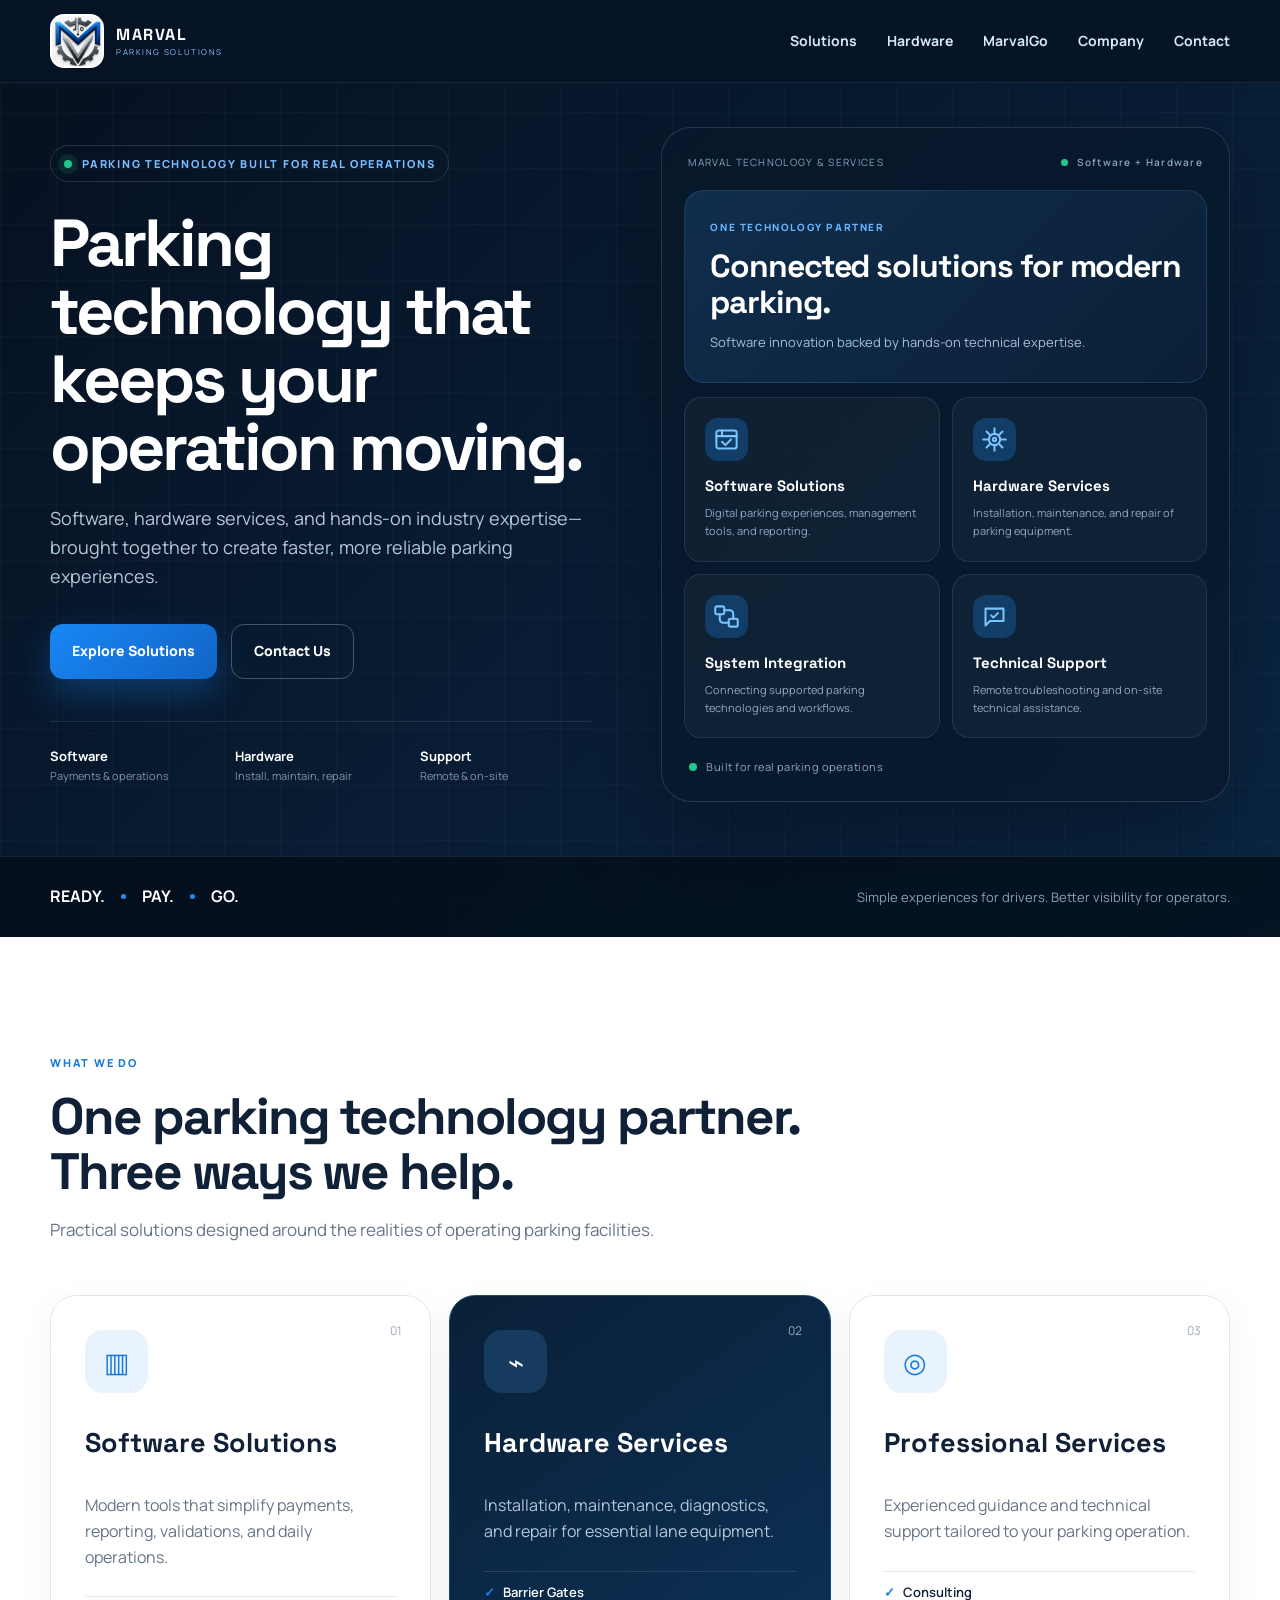
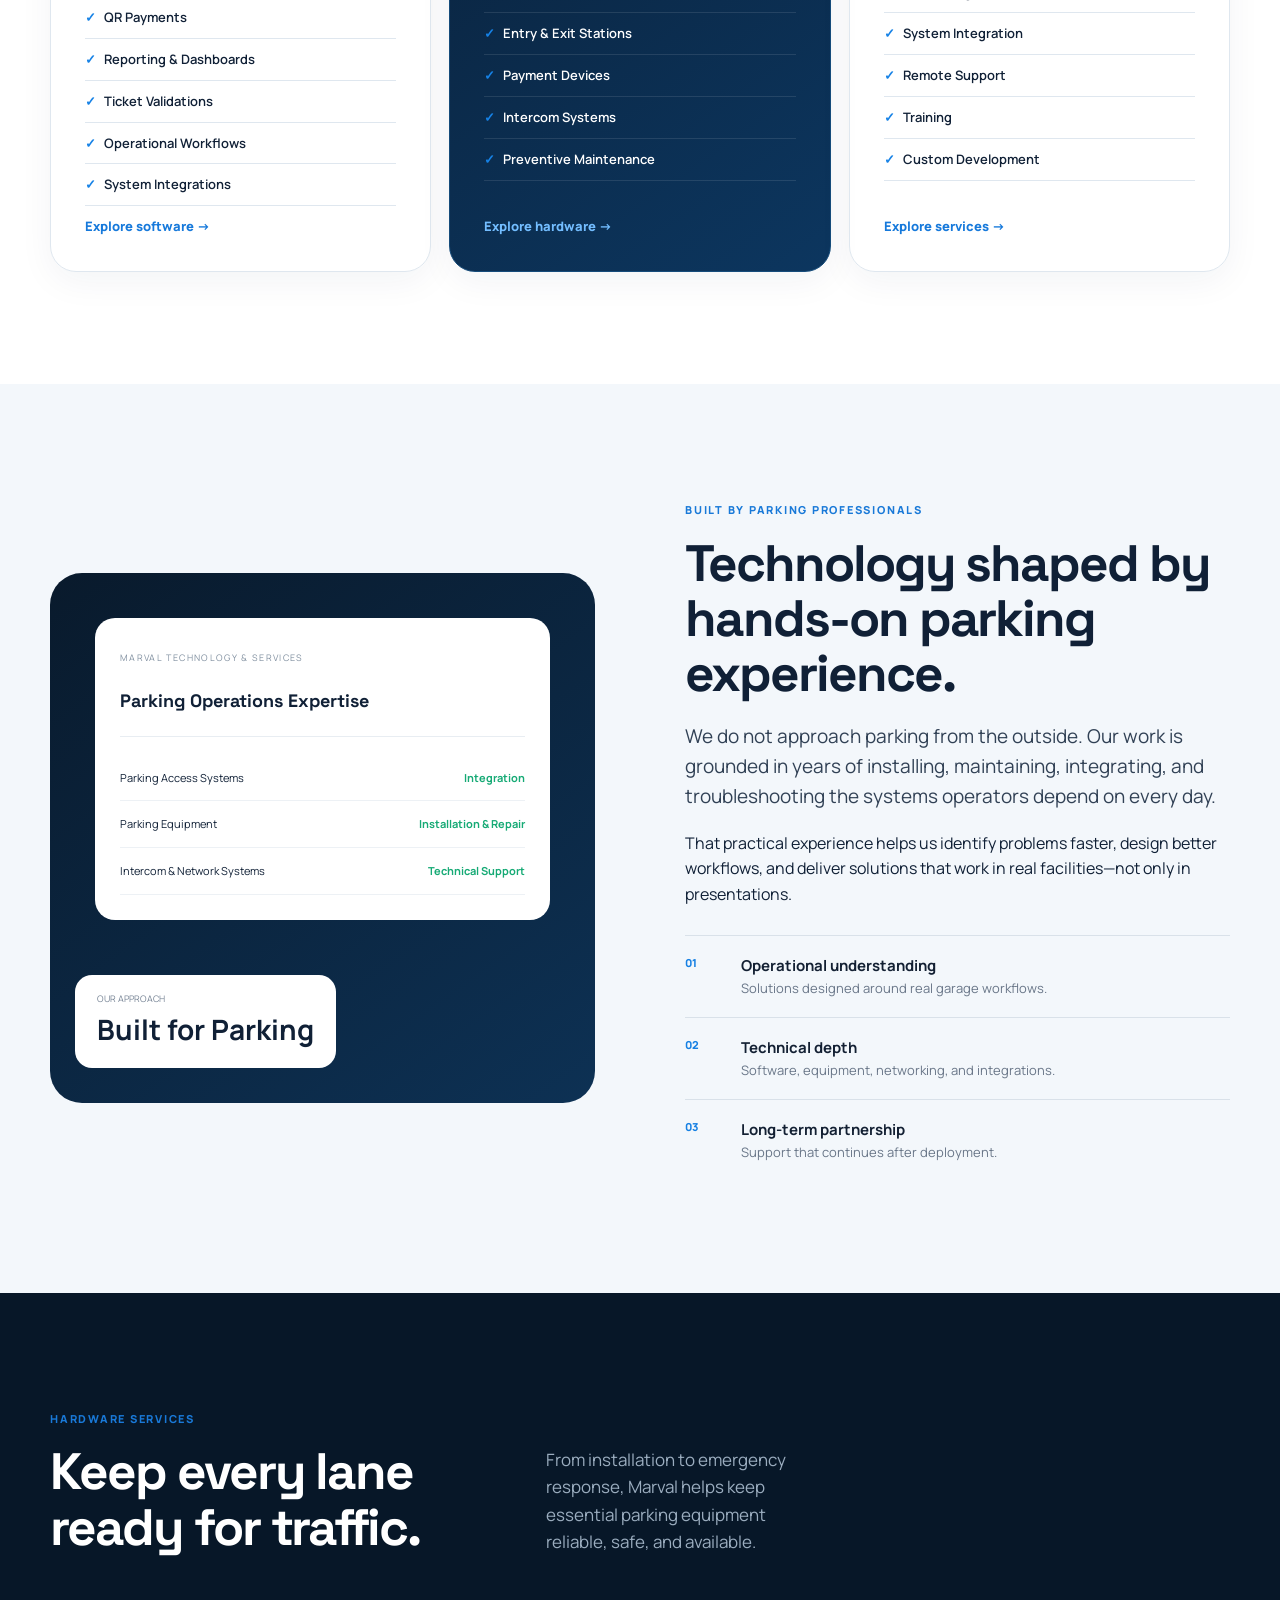
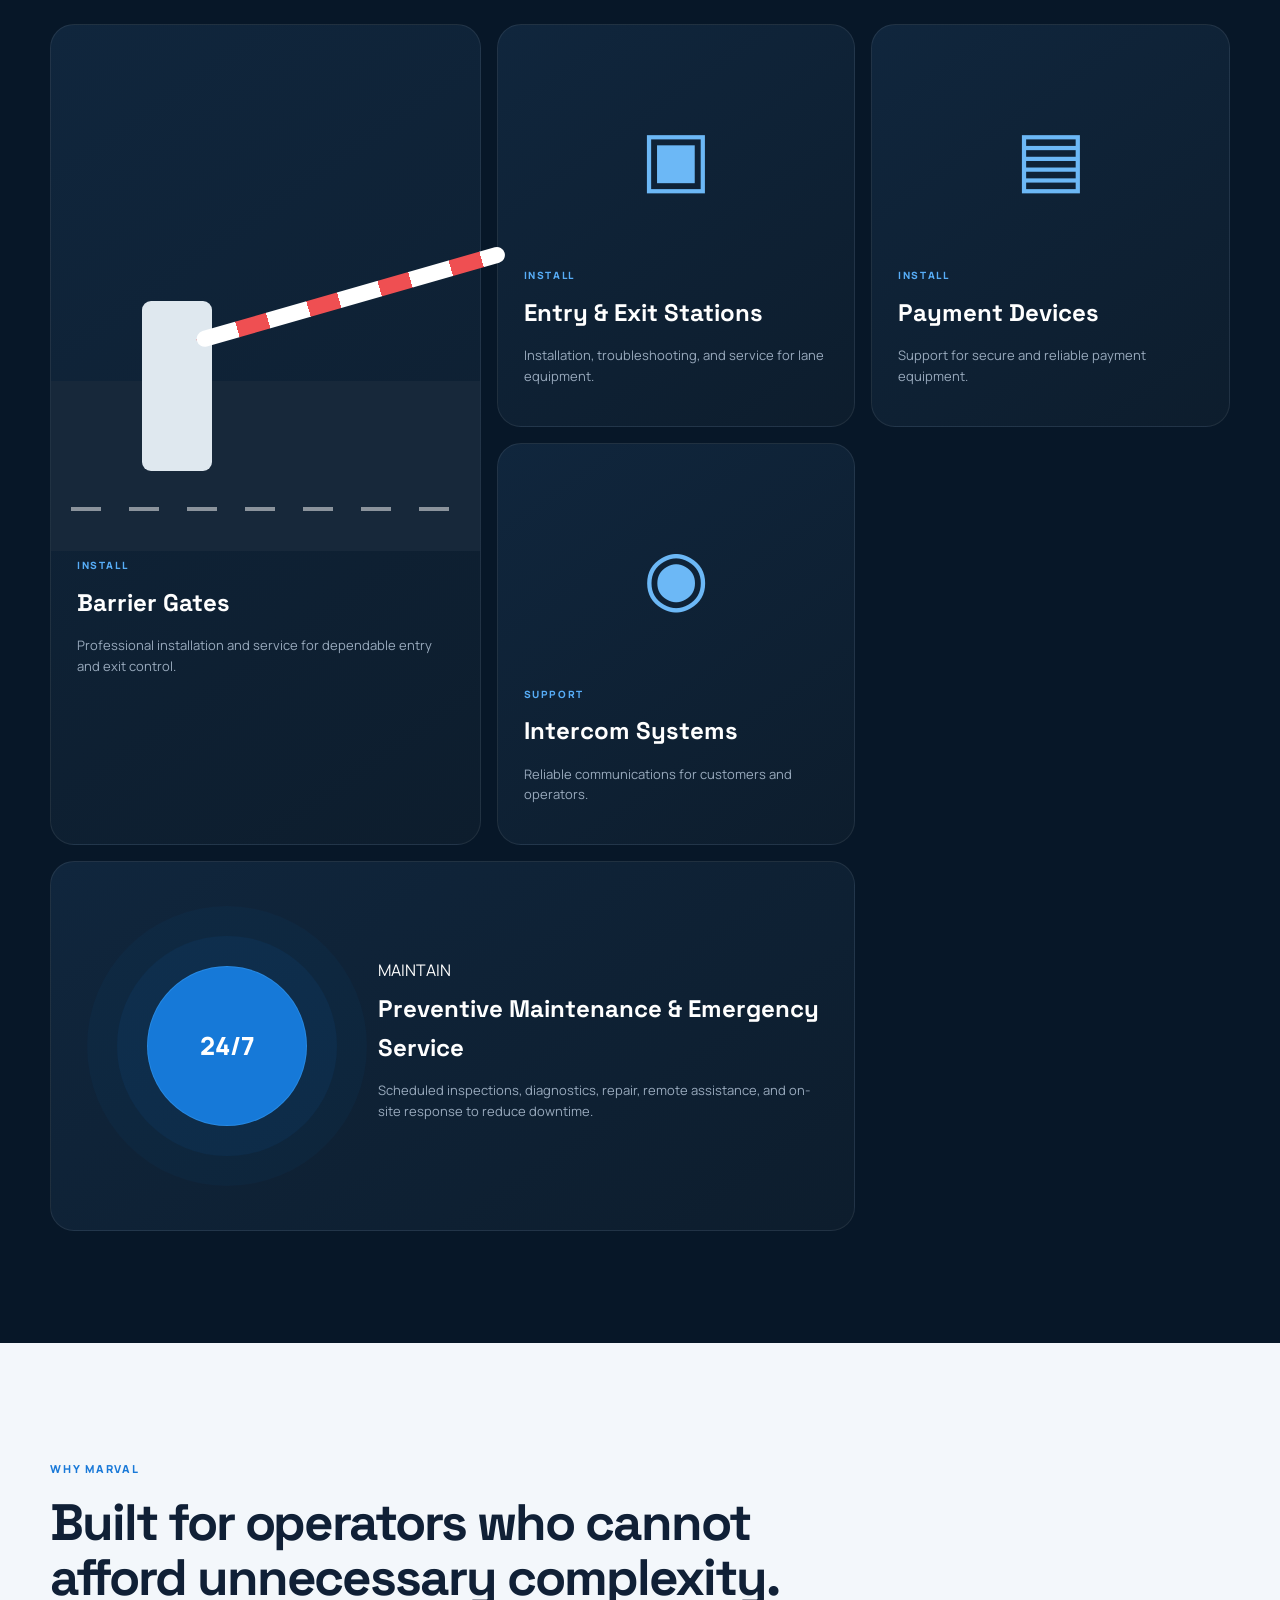
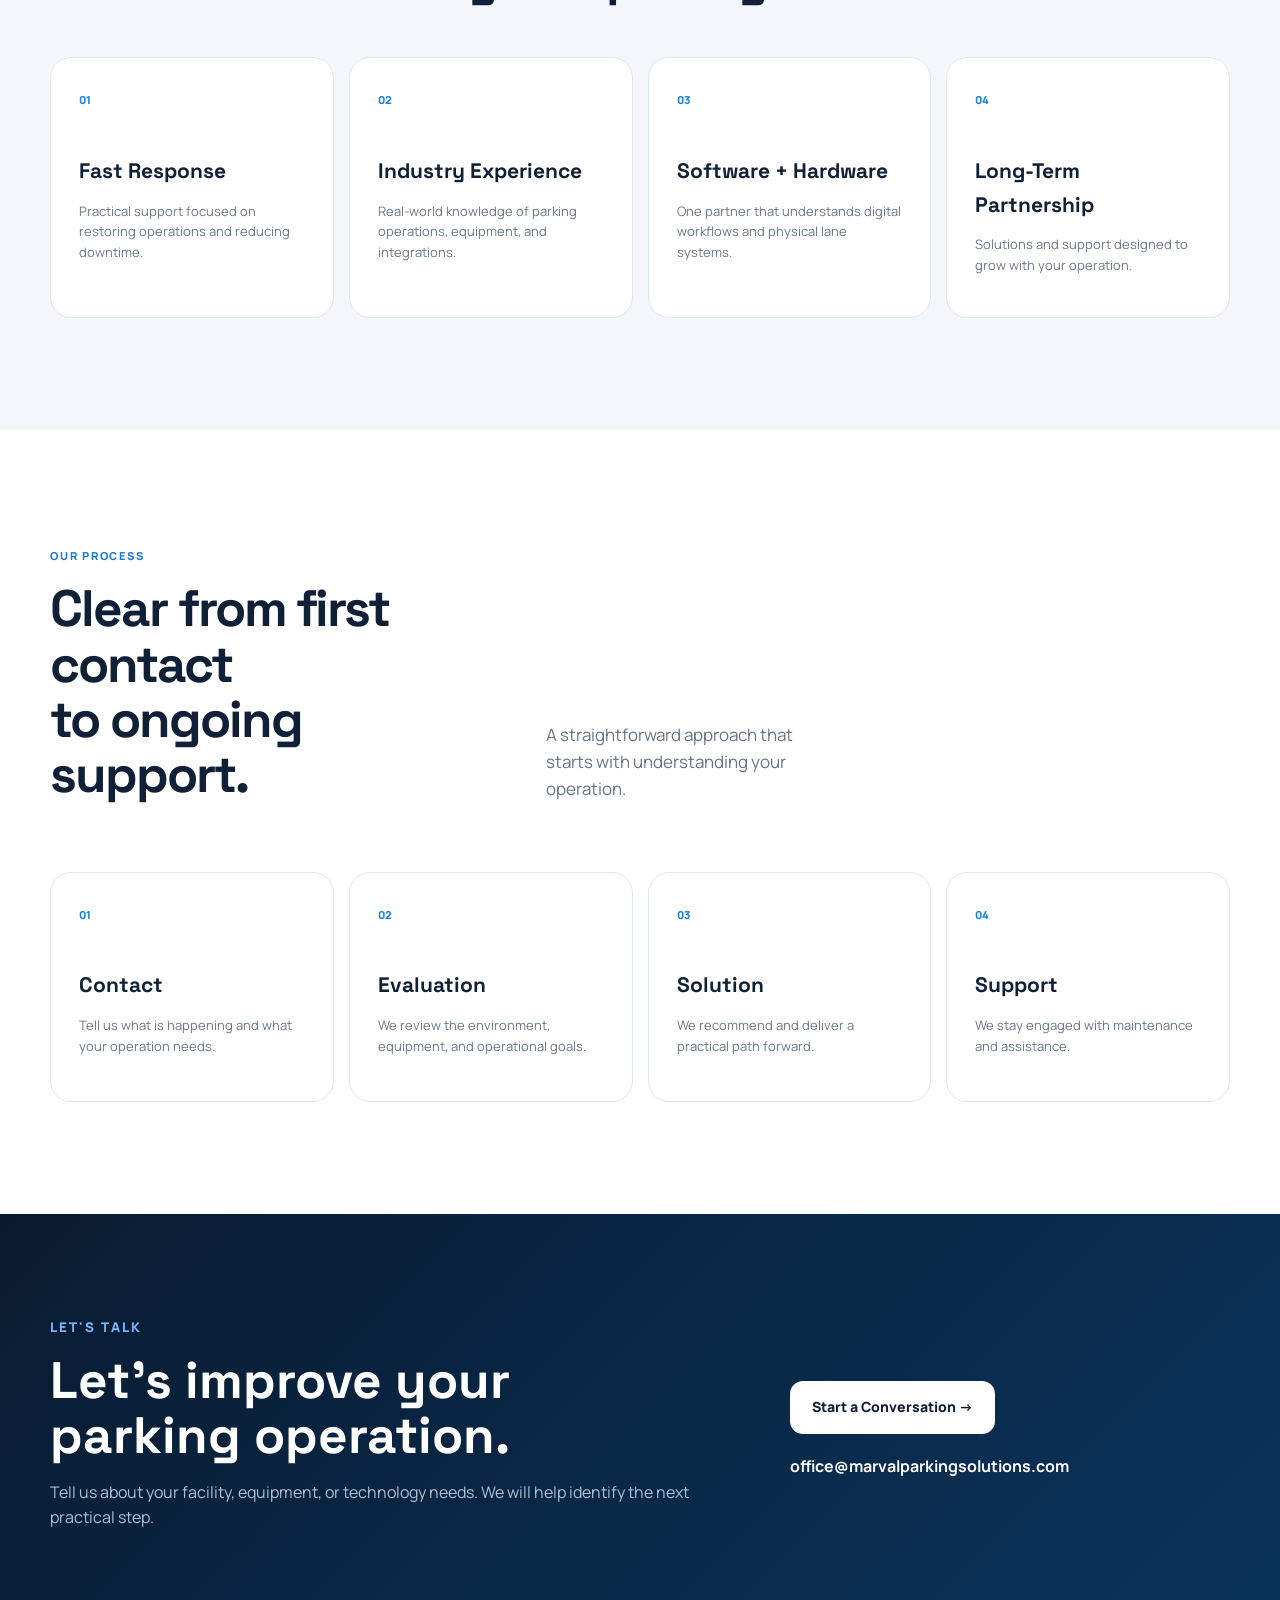
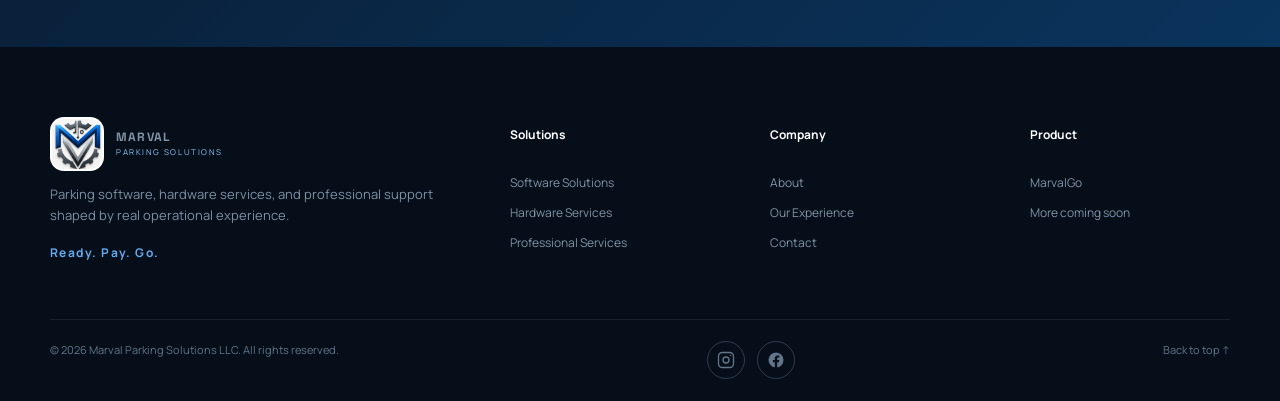
<file: index.html>
<!doctype html><html lang="en"><head><meta charset="utf-8"><meta name="viewport" content="width=device-width,initial-scale=1"><meta name="theme-color" content="#061427"><meta name="description" content="Parking software, hardware services, and professional support built from real parking operations."><title>Marval Parking Solutions | Parking Technology</title><link rel="icon" href="assets/favicon.png"><link rel="preconnect" href="https://fonts.googleapis.com"><link rel="preconnect" href="https://fonts.gstatic.com" crossorigin><link href="https://fonts.googleapis.com/css2?family=Manrope:wght@400;500;600;700;800&family=Space+Grotesk:wght@600;700&display=swap" rel="stylesheet"><link rel="stylesheet" href="styles.css"><script>if("scrollRestoration" in history){history.scrollRestoration="manual";}window.addEventListener("load",function(){window.scrollTo(0,0);});</script></head><body id="top"><a class="skip-link" href="#main">Skip to content</a><header class="site-header"><div class="container nav"><a class="brand" href="index.html" aria-label="Marval Parking Solutions home"><img src="assets/marval-emblem.png" alt=""><span><b>MARVAL</b><small>PARKING SOLUTIONS</small></span></a><button class="menu-toggle" aria-label="Open menu" aria-expanded="false"><span></span><span></span><span></span></button><nav class="primary-nav"><a href="solutions.html">Solutions</a><a href="hardware.html">Hardware</a><a href="marvalgo.html">MarvalGo</a><a href="company.html">Company</a><a href="contact.html">Contact</a></nav></div></header><main id="main">
<section class="hero"><div class="hero-grid-bg"></div><div class="container hero-grid"><div class="hero-copy"><div class="eyebrow"><i></i> PARKING TECHNOLOGY BUILT FOR REAL OPERATIONS</div><h1>Parking technology that keeps your operation moving.</h1><p>Software, hardware services, and hands-on industry expertise—brought together to create faster, more reliable parking experiences.</p><div class="actions"><a class="btn primary" href="solutions.html">Explore Solutions</a><a class="btn secondary" href="contact.html">Contact Us</a></div><div class="proof"><div><b>Software</b><span>Payments & operations</span></div><div><b>Hardware</b><span>Install, maintain, repair</span></div><div><b>Support</b><span>Remote & on-site</span></div></div></div><div class="journey-card marval-showcase">
  <div class="journey-head">
    <span>MARVAL TECHNOLOGY &amp; SERVICES</span>
    <b><i></i> Software + Hardware</b>
  </div>

  <div class="marval-showcase-intro">
    <span>ONE TECHNOLOGY PARTNER</span>
    <h2>Connected solutions for modern parking.</h2>
    <p>Software innovation backed by hands-on technical expertise.</p>
  </div>

  <div class="marval-showcase-grid">
    <article>
      <span class="marval-showcase-icon"><svg viewBox="0 0 24 24" fill="none" stroke="currentColor" stroke-width="1.8" stroke-linecap="round" stroke-linejoin="round" aria-hidden="true"><rect x="3" y="4" width="18" height="16" rx="2"/><path d="M3 9h18M8 4v5M8 14l3 3 5-5"/></svg></span>
      <h3>Software Solutions</h3>
      <p>Digital parking experiences, management tools, and reporting.</p>
    </article>
    <article>
      <span class="marval-showcase-icon"><svg viewBox="0 0 24 24" fill="none" stroke="currentColor" stroke-width="1.8" stroke-linecap="round" stroke-linejoin="round" aria-hidden="true"><path d="M12 2v4M12 18v4M4.93 4.93l2.83 2.83M16.24 16.24l2.83 2.83M2 12h4M18 12h4M4.93 19.07l2.83-2.83M16.24 7.76l2.83-2.83"/><circle cx="12" cy="12" r="5"/><circle cx="12" cy="12" r="1.5"/></svg></span>
      <h3>Hardware Services</h3>
      <p>Installation, maintenance, and repair of parking equipment.</p>
    </article>
    <article>
      <span class="marval-showcase-icon"><svg viewBox="0 0 24 24" fill="none" stroke="currentColor" stroke-width="1.8" stroke-linecap="round" stroke-linejoin="round" aria-hidden="true"><rect x="2" y="3" width="8" height="7" rx="1.5"/><rect x="14" y="14" width="8" height="7" rx="1.5"/><path d="M10 6.5h5a3 3 0 0 1 3 3V14M14 17.5H9a3 3 0 0 1-3-3V10"/></svg></span>
      <h3>System Integration</h3>
      <p>Connecting supported parking technologies and workflows.</p>
    </article>
    <article>
      <span class="marval-showcase-icon"><svg viewBox="0 0 24 24" fill="none" stroke="currentColor" stroke-width="1.8" stroke-linecap="round" stroke-linejoin="round" aria-hidden="true"><path d="M4 5h16v11H8l-4 4V5Z"/><path d="m9 11 2 2 4-4"/></svg></span>
      <h3>Technical Support</h3>
      <p>Remote troubleshooting and on-site technical assistance.</p>
    </article>
  </div>

  <div class="marval-showcase-bottom">
    <span class="marval-showcase-dot"></span>
    Built for real parking operations
  </div>
</div></div><div class="tagbar"><div class="container"><b>READY.</b><i></i><b>PAY.</b><i></i><b>GO.</b><span>Simple experiences for drivers. Better visibility for operators.</span></div></div></section>
<section class="section"><div class="container"><div class="heading"><small>WHAT WE DO</small><h2>One parking technology partner.<br>Three ways we help.</h2><p>Practical solutions designed around the realities of operating parking facilities.</p></div><div class="service-cards"><article><em>01</em><div class="service-icon">▥</div><h3>Software Solutions</h3><p>Modern tools that simplify payments, reporting, validations, and daily operations.</p><ul><li>QR Payments</li><li>Reporting & Dashboards</li><li>Ticket Validations</li><li>Operational Workflows</li><li>System Integrations</li></ul><a href="solutions.html">Explore software →</a></article><article class="featured"><em>02</em><div class="service-icon">⌁</div><h3>Hardware Services</h3><p>Installation, maintenance, diagnostics, and repair for essential lane equipment.</p><ul><li>Barrier Gates</li><li>Entry & Exit Stations</li><li>Payment Devices</li><li>Intercom Systems</li><li>Preventive Maintenance</li></ul><a href="hardware.html">Explore hardware →</a></article><article><em>03</em><div class="service-icon">◎</div><h3>Professional Services</h3><p>Experienced guidance and technical support tailored to your parking operation.</p><ul><li>Consulting</li><li>System Integration</li><li>Remote Support</li><li>Training</li><li>Custom Development</li></ul><a href="solutions.html#professional">Explore services →</a></article></div></div></section>
<section class="section light"><div class="container split-grid"><div class="ops-panel"><div class="ops-window"><small>MARVAL TECHNOLOGY &amp; SERVICES</small><h3>Parking Operations Expertise</h3><div><span>Parking Access Systems</span><b>Integration</b></div><div><span>Parking Equipment</span><b>Installation &amp; Repair</b></div><div><span>Intercom &amp; Network Systems</span><b>Technical Support</b></div></div><aside><small>OUR APPROACH</small><b>Built for Parking</b></aside></div><div><small class="kicker">BUILT BY PARKING PROFESSIONALS</small><h2>Technology shaped by hands-on parking experience.</h2><p class="lead">We do not approach parking from the outside. Our work is grounded in years of installing, maintaining, integrating, and troubleshooting the systems operators depend on every day.</p><p>That practical experience helps us identify problems faster, design better workflows, and deliver solutions that work in real facilities—not only in presentations.</p><div class="number-list"><div><span>01</span><p><b>Operational understanding</b>Solutions designed around real garage workflows.</p></div><div><span>02</span><p><b>Technical depth</b>Software, equipment, networking, and integrations.</p></div><div><span>03</span><p><b>Long-term partnership</b>Support that continues after deployment.</p></div></div></div></div></section>
<section class="section dark-section"><div class="container"><div class="heading split-heading"><div><small>HARDWARE SERVICES</small><h2>Keep every lane<br>ready for traffic.</h2></div><p>From installation to emergency response, Marval helps keep essential parking equipment reliable, safe, and available.</p></div><div class="hardware-grid"><article class="gate-card"><div class="gate-illustration"><div class="cabinet"></div><div class="arm"></div><div class="road"></div></div><span>INSTALL</span><h3>Barrier Gates</h3><p>Professional installation and service for dependable entry and exit control.</p></article><article><div class="device-art">▣</div><span>INSTALL</span><h3>Entry & Exit Stations</h3><p>Installation, troubleshooting, and service for lane equipment.</p></article><article><div class="device-art">▤</div><span>INSTALL</span><h3>Payment Devices</h3><p>Support for secure and reliable payment equipment.</p></article><article><div class="device-art">◉</div><span>SUPPORT</span><h3>Intercom Systems</h3><p>Reliable communications for customers and operators.</p></article><article class="wide"><div class="rings">24/7</div><div><span>MAINTAIN</span><h3>Preventive Maintenance & Emergency Service</h3><p>Scheduled inspections, diagnostics, repair, remote assistance, and on-site response to reduce downtime.</p></div></article></div></div></section>

<section class="section light"><div class="container"><div class="heading"><small>WHY MARVAL</small><h2>Built for operators who cannot afford unnecessary complexity.</h2></div><div class="why-grid"><article><span>01</span><h3>Fast Response</h3><p>Practical support focused on restoring operations and reducing downtime.</p></article><article><span>02</span><h3>Industry Experience</h3><p>Real-world knowledge of parking operations, equipment, and integrations.</p></article><article><span>03</span><h3>Software + Hardware</h3><p>One partner that understands digital workflows and physical lane systems.</p></article><article><span>04</span><h3>Long-Term Partnership</h3><p>Solutions and support designed to grow with your operation.</p></article></div></div></section>
<section class="section"><div class="container"><div class="heading split-heading"><div><small>OUR PROCESS</small><h2>Clear from first contact<br>to ongoing support.</h2></div><p>A straightforward approach that starts with understanding your operation.</p></div><div class="process-grid"><article><span>01</span><h3>Contact</h3><p>Tell us what is happening and what your operation needs.</p></article><article><span>02</span><h3>Evaluation</h3><p>We review the environment, equipment, and operational goals.</p></article><article><span>03</span><h3>Solution</h3><p>We recommend and deliver a practical path forward.</p></article><article><span>04</span><h3>Support</h3><p>We stay engaged with maintenance and assistance.</p></article></div></div></section>
<section class="cta-section"><div class="container cta-grid"><div><small>LET'S TALK</small><h2>Let's improve your parking operation.</h2><p>Tell us about your facility, equipment, or technology needs. We will help identify the next practical step.</p></div><div><a class="btn light-btn" href="contact.html">Start a Conversation →</a><a href="mailto:office@marvalparkingsolutions.com">office@marvalparkingsolutions.com</a></div></div></section></main><footer class="site-footer"><div class="container footer-grid"><div class="footer-brand"><a class="brand" href="index.html"><img src="assets/marval-emblem.png" alt=""><span><b>MARVAL</b><small>PARKING SOLUTIONS</small></span></a><p>Parking software, hardware services, and professional support shaped by real operational experience.</p><strong>Ready. Pay. Go.</strong></div><div><h4>Solutions</h4><a href="solutions.html">Software Solutions</a><a href="hardware.html">Hardware Services</a><a href="solutions.html#professional">Professional Services</a></div><div><h4>Company</h4><a href="company.html">About</a><a href="company.html#experience">Our Experience</a><a href="contact.html">Contact</a></div><div><h4>Product</h4><a href="marvalgo.html">MarvalGo</a><span>More coming soon</span></div></div><div class="container footer-bottom"><span>&copy; <span id="year"></span> Marval Parking Solutions LLC. All rights reserved.</span><div class="marval-footer-social" aria-label="Marval social media">
  <a href="https://www.instagram.com/marvalparkingsolutions/"
     target="_blank" rel="noopener noreferrer"
     aria-label="Marval Parking Solutions on Instagram"
     title="Instagram">
    <svg viewBox="0 0 24 24" fill="none" stroke="currentColor"
         stroke-width="1.8" stroke-linecap="round" stroke-linejoin="round"
         aria-hidden="true">
      <rect x="2" y="2" width="20" height="20" rx="5"/>
      <circle cx="12" cy="12" r="4"/>
      <circle cx="18" cy="6" r="1" fill="currentColor" stroke="none"/>
    </svg>
  </a>
  <a href="https://www.facebook.com/marvalparkingsolutions"
     target="_blank" rel="noopener noreferrer"
     aria-label="Marval Parking Solutions on Facebook"
     title="Facebook">
    <svg viewBox="0 0 24 24" fill="currentColor" aria-hidden="true">
      <path d="M22 12a10 10 0 1 0-11.56 9.88v-6.99H7.9V12h2.54V9.8c0-2.51 1.49-3.9 3.77-3.9 1.09 0 2.23.19 2.23.19v2.46h-1.26c-1.24 0-1.63.77-1.63 1.56V12h2.78l-.44 2.89h-2.34v6.99A10 10 0 0 0 22 12Z"/>
    </svg>
  </a>
</div><a href="#top">Back to top ↑</a></div></footer><script src="app.js"></script></body></html>
</file>
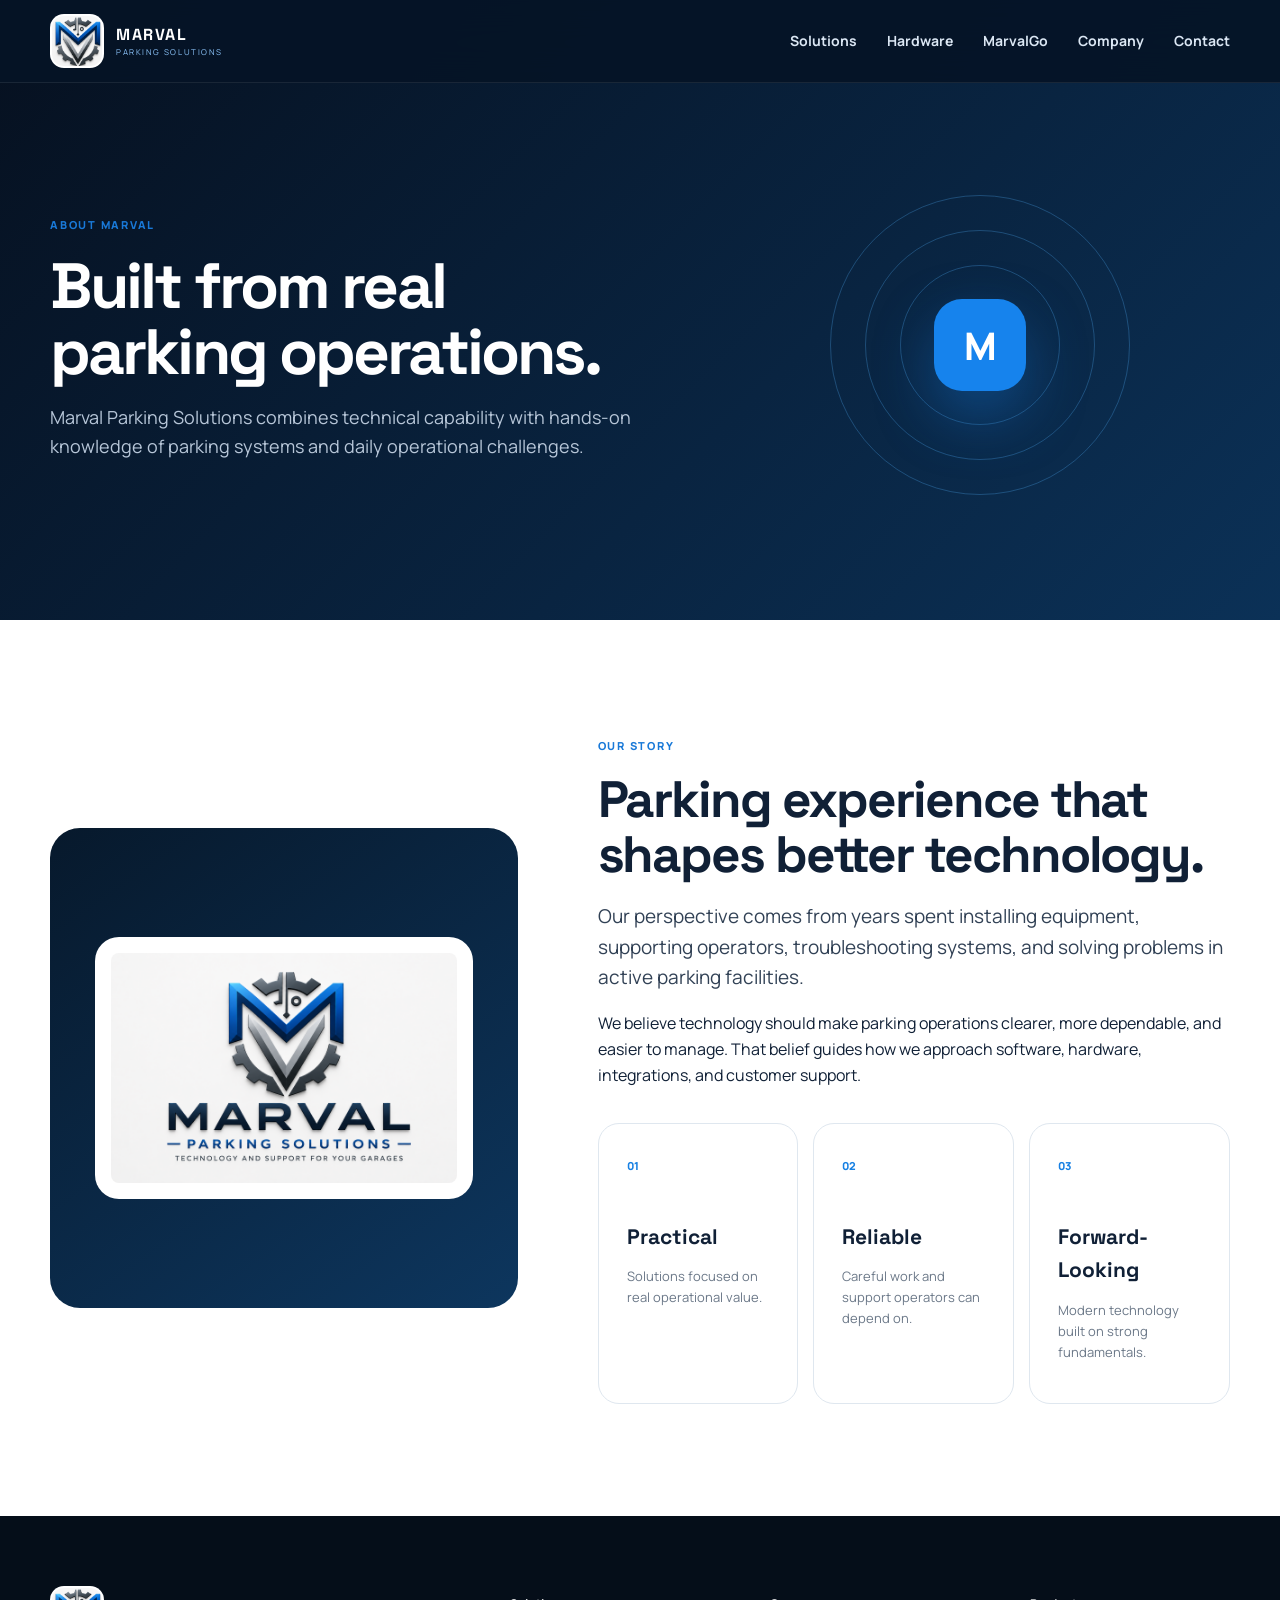
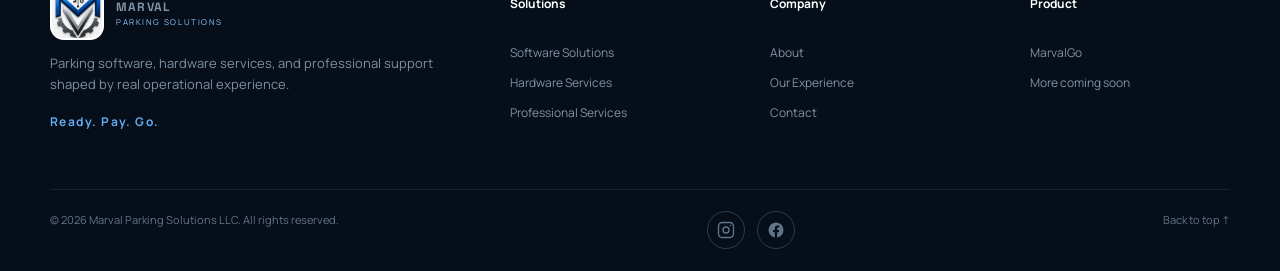
<file: company.html>
<!doctype html><html lang="en"><head><meta charset="utf-8"><meta name="viewport" content="width=device-width,initial-scale=1"><meta name="theme-color" content="#061427"><meta name="description" content="Learn about Marval Parking Solutions and our hands-on parking experience."><title>About | Marval Parking Solutions</title><link rel="icon" href="assets/favicon.png"><link rel="preconnect" href="https://fonts.googleapis.com"><link rel="preconnect" href="https://fonts.gstatic.com" crossorigin><link href="https://fonts.googleapis.com/css2?family=Manrope:wght@400;500;600;700;800&family=Space+Grotesk:wght@600;700&display=swap" rel="stylesheet"><link rel="stylesheet" href="styles.css"></head><body id="top"><a class="skip-link" href="#main">Skip to content</a><header class="site-header"><div class="container nav"><a class="brand" href="index.html" aria-label="Marval Parking Solutions home"><img src="assets/marval-emblem.png" alt=""><span><b>MARVAL</b><small>PARKING SOLUTIONS</small></span></a><button class="menu-toggle" aria-label="Open menu" aria-expanded="false"><span></span><span></span><span></span></button><nav class="primary-nav"><a href="solutions.html">Solutions</a><a href="hardware.html">Hardware</a><a href="marvalgo.html">MarvalGo</a><a href="company.html">Company</a><a href="contact.html">Contact</a></nav></div></header><main id="main"><section class="page-hero"><div class="container page-hero-grid"><div><small>ABOUT MARVAL</small><h1>Built from real parking operations.</h1><p>Marval Parking Solutions combines technical capability with hands-on knowledge of parking systems and daily operational challenges.</p></div><div class="orbit"><span>M</span><i></i><i></i><i></i></div></div></section><section id="experience" class="section"><div class="container company-grid"><div class="logo-panel"><img src="assets/marval-logo.png" alt="Marval Parking Solutions"></div><div><small class="kicker">OUR STORY</small><h2>Parking experience that shapes better technology.</h2><p class="lead">Our perspective comes from years spent installing equipment, supporting operators, troubleshooting systems, and solving problems in active parking facilities.</p><p>We believe technology should make parking operations clearer, more dependable, and easier to manage. That belief guides how we approach software, hardware, integrations, and customer support.</p><div class="value-grid"><article><span>01</span><h3>Practical</h3><p>Solutions focused on real operational value.</p></article><article><span>02</span><h3>Reliable</h3><p>Careful work and support operators can depend on.</p></article><article><span>03</span><h3>Forward-Looking</h3><p>Modern technology built on strong fundamentals.</p></article></div></div></div></section></main><footer class="site-footer"><div class="container footer-grid"><div class="footer-brand"><a class="brand" href="index.html"><img src="assets/marval-emblem.png" alt=""><span><b>MARVAL</b><small>PARKING SOLUTIONS</small></span></a><p>Parking software, hardware services, and professional support shaped by real operational experience.</p><strong>Ready. Pay. Go.</strong></div><div><h4>Solutions</h4><a href="solutions.html">Software Solutions</a><a href="hardware.html">Hardware Services</a><a href="solutions.html#professional">Professional Services</a></div><div><h4>Company</h4><a href="company.html">About</a><a href="company.html#experience">Our Experience</a><a href="contact.html">Contact</a></div><div><h4>Product</h4><a href="marvalgo.html">MarvalGo</a><span>More coming soon</span></div></div><div class="container footer-bottom"><span>&copy; <span id="year"></span> Marval Parking Solutions LLC. All rights reserved.</span><div class="marval-footer-social" aria-label="Marval social media">
  <a href="https://www.instagram.com/marvalparkingsolutions/"
     target="_blank" rel="noopener noreferrer"
     aria-label="Marval Parking Solutions on Instagram"
     title="Instagram">
    <svg viewBox="0 0 24 24" fill="none" stroke="currentColor"
         stroke-width="1.8" stroke-linecap="round" stroke-linejoin="round"
         aria-hidden="true">
      <rect x="2" y="2" width="20" height="20" rx="5"/>
      <circle cx="12" cy="12" r="4"/>
      <circle cx="18" cy="6" r="1" fill="currentColor" stroke="none"/>
    </svg>
  </a>
  <a href="https://www.facebook.com/marvalparkingsolutions"
     target="_blank" rel="noopener noreferrer"
     aria-label="Marval Parking Solutions on Facebook"
     title="Facebook">
    <svg viewBox="0 0 24 24" fill="currentColor" aria-hidden="true">
      <path d="M22 12a10 10 0 1 0-11.56 9.88v-6.99H7.9V12h2.54V9.8c0-2.51 1.49-3.9 3.77-3.9 1.09 0 2.23.19 2.23.19v2.46h-1.26c-1.24 0-1.63.77-1.63 1.56V12h2.78l-.44 2.89h-2.34v6.99A10 10 0 0 0 22 12Z"/>
    </svg>
  </a>
</div><a href="#top">Back to top ↑</a></div></footer><script src="app.js"></script></body></html>
</file>
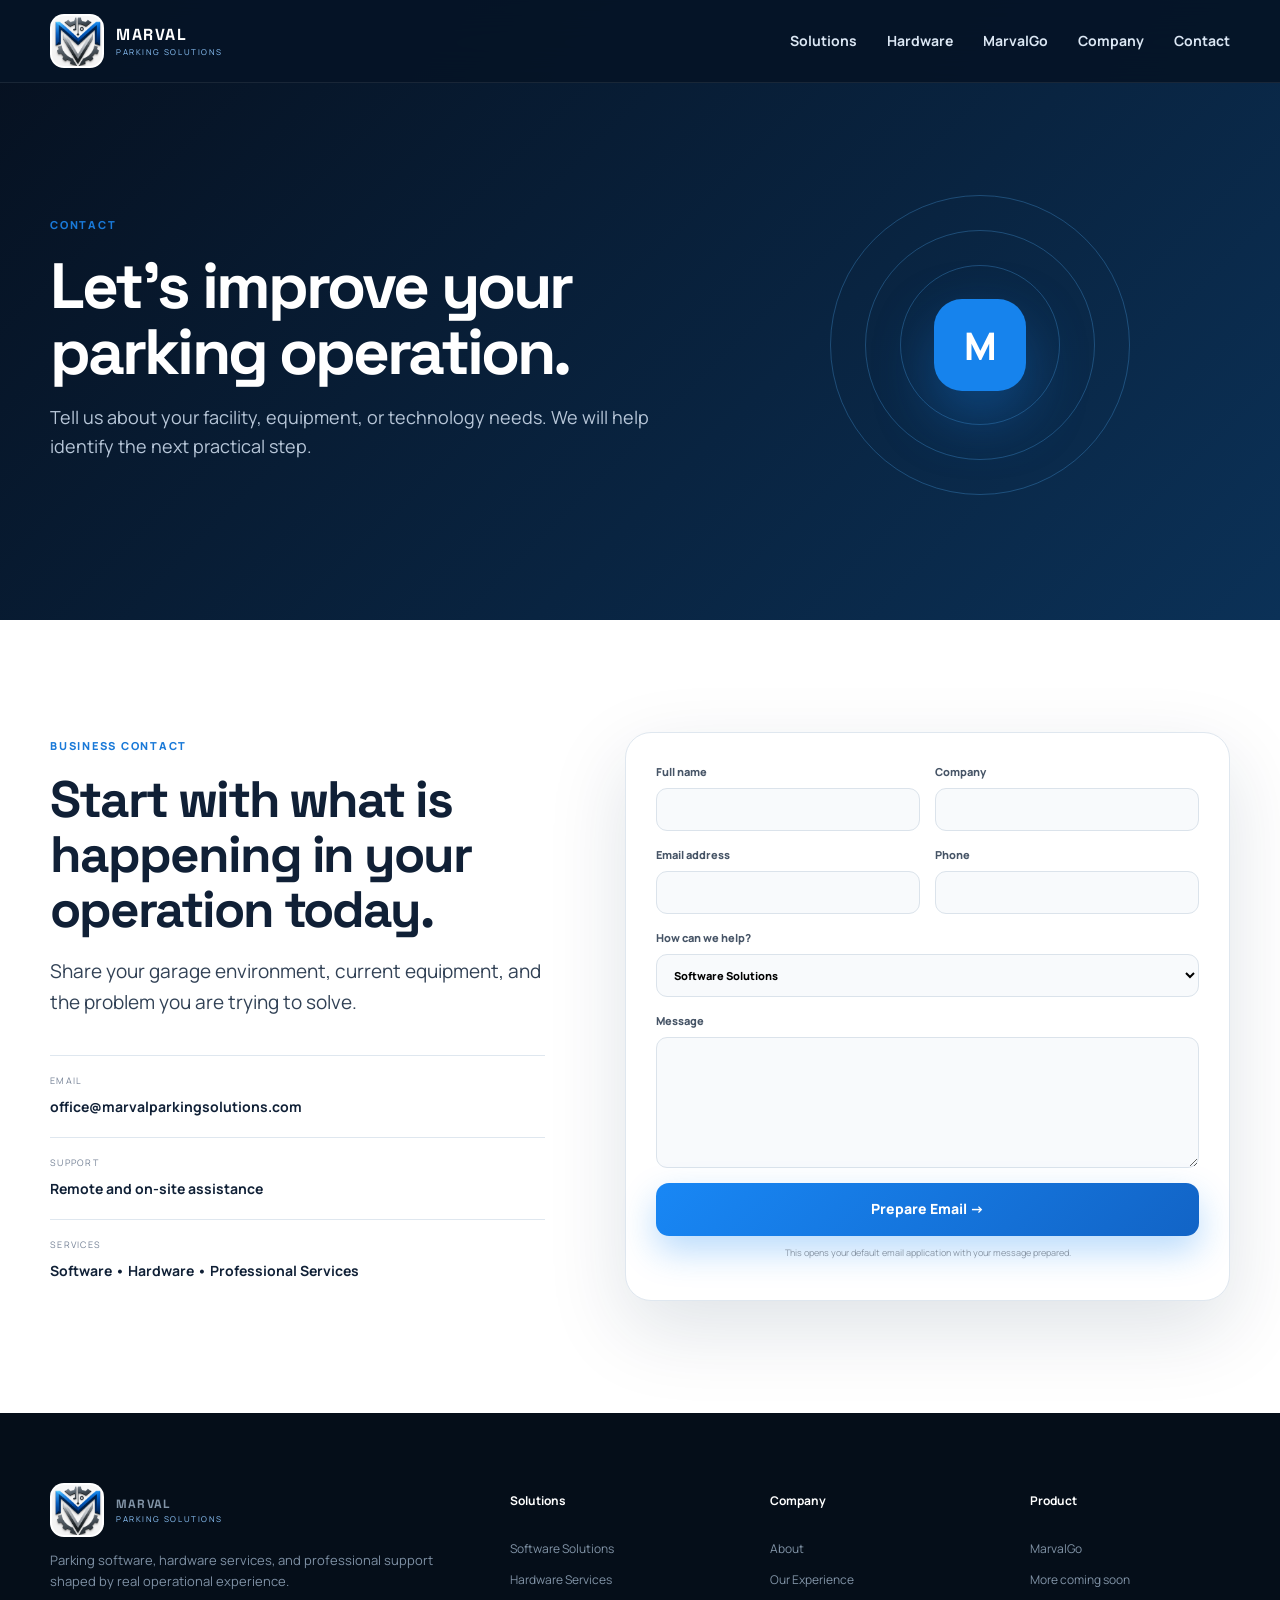
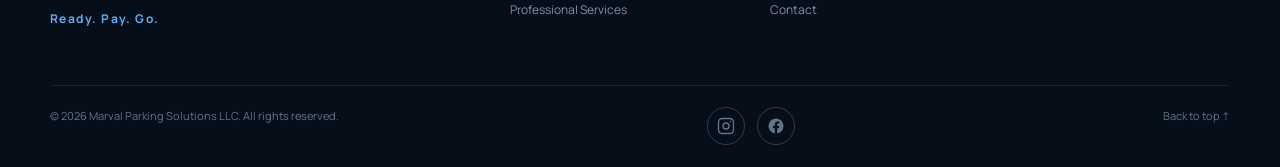
<file: contact.html>
<!doctype html><html lang="en"><head><meta charset="utf-8"><meta name="viewport" content="width=device-width,initial-scale=1"><meta name="theme-color" content="#061427"><meta name="description" content="Contact Marval Parking Solutions."><title>Contact | Marval Parking Solutions</title><link rel="icon" href="assets/favicon.png"><link rel="preconnect" href="https://fonts.googleapis.com"><link rel="preconnect" href="https://fonts.gstatic.com" crossorigin><link href="https://fonts.googleapis.com/css2?family=Manrope:wght@400;500;600;700;800&family=Space+Grotesk:wght@600;700&display=swap" rel="stylesheet"><link rel="stylesheet" href="styles.css"></head><body id="top"><a class="skip-link" href="#main">Skip to content</a><header class="site-header"><div class="container nav"><a class="brand" href="index.html" aria-label="Marval Parking Solutions home"><img src="assets/marval-emblem.png" alt=""><span><b>MARVAL</b><small>PARKING SOLUTIONS</small></span></a><button class="menu-toggle" aria-label="Open menu" aria-expanded="false"><span></span><span></span><span></span></button><nav class="primary-nav"><a href="solutions.html">Solutions</a><a href="hardware.html">Hardware</a><a href="marvalgo.html">MarvalGo</a><a href="company.html">Company</a><a href="contact.html">Contact</a></nav></div></header><main id="main"><section class="page-hero"><div class="container page-hero-grid"><div><small>CONTACT</small><h1>Let’s improve your parking operation.</h1><p>Tell us about your facility, equipment, or technology needs. We will help identify the next practical step.</p></div><div class="orbit"><span>M</span><i></i><i></i><i></i></div></div></section><section class="section"><div class="container contact-grid"><div><small class="kicker">BUSINESS CONTACT</small><h2>Start with what is happening in your operation today.</h2><p class="lead">Share your garage environment, current equipment, and the problem you are trying to solve.</p><div class="contact-info"><article><small>EMAIL</small><a href="mailto:office@marvalparkingsolutions.com">office@marvalparkingsolutions.com</a></article><article><small>SUPPORT</small><span>Remote and on-site assistance</span></article><article><small>SERVICES</small><span>Software • Hardware • Professional Services</span></article></div></div><form class="contact-form" id="contactForm"><div class="form-row"><label>Full name<input name="name" required autocomplete="name"></label><label>Company<input name="company" autocomplete="organization"></label></div><div class="form-row"><label>Email address<input type="email" name="email" required autocomplete="email"></label><label>Phone<input name="phone" autocomplete="tel"></label></div><label>How can we help?<select name="interest"><option>Software Solutions</option><option>Hardware Services</option><option>Professional Services</option><option>MarvalGo</option><option>General Inquiry</option></select></label><label>Message<textarea name="message" rows="6" required></textarea></label><button class="btn primary full" type="submit">Prepare Email →</button><small class="form-note">This opens your default email application with your message prepared.</small></form></div></section></main><footer class="site-footer"><div class="container footer-grid"><div class="footer-brand"><a class="brand" href="index.html"><img src="assets/marval-emblem.png" alt=""><span><b>MARVAL</b><small>PARKING SOLUTIONS</small></span></a><p>Parking software, hardware services, and professional support shaped by real operational experience.</p><strong>Ready. Pay. Go.</strong></div><div><h4>Solutions</h4><a href="solutions.html">Software Solutions</a><a href="hardware.html">Hardware Services</a><a href="solutions.html#professional">Professional Services</a></div><div><h4>Company</h4><a href="company.html">About</a><a href="company.html#experience">Our Experience</a><a href="contact.html">Contact</a></div><div><h4>Product</h4><a href="marvalgo.html">MarvalGo</a><span>More coming soon</span></div></div><div class="container footer-bottom"><span>&copy; <span id="year"></span> Marval Parking Solutions LLC. All rights reserved.</span><div class="marval-footer-social" aria-label="Marval social media">
  <a href="https://www.instagram.com/marvalparkingsolutions/"
     target="_blank" rel="noopener noreferrer"
     aria-label="Marval Parking Solutions on Instagram"
     title="Instagram">
    <svg viewBox="0 0 24 24" fill="none" stroke="currentColor"
         stroke-width="1.8" stroke-linecap="round" stroke-linejoin="round"
         aria-hidden="true">
      <rect x="2" y="2" width="20" height="20" rx="5"/>
      <circle cx="12" cy="12" r="4"/>
      <circle cx="18" cy="6" r="1" fill="currentColor" stroke="none"/>
    </svg>
  </a>
  <a href="https://www.facebook.com/marvalparkingsolutions"
     target="_blank" rel="noopener noreferrer"
     aria-label="Marval Parking Solutions on Facebook"
     title="Facebook">
    <svg viewBox="0 0 24 24" fill="currentColor" aria-hidden="true">
      <path d="M22 12a10 10 0 1 0-11.56 9.88v-6.99H7.9V12h2.54V9.8c0-2.51 1.49-3.9 3.77-3.9 1.09 0 2.23.19 2.23.19v2.46h-1.26c-1.24 0-1.63.77-1.63 1.56V12h2.78l-.44 2.89h-2.34v6.99A10 10 0 0 0 22 12Z"/>
    </svg>
  </a>
</div><a href="#top">Back to top ↑</a></div></footer><script src="app.js"></script></body></html>
</file>
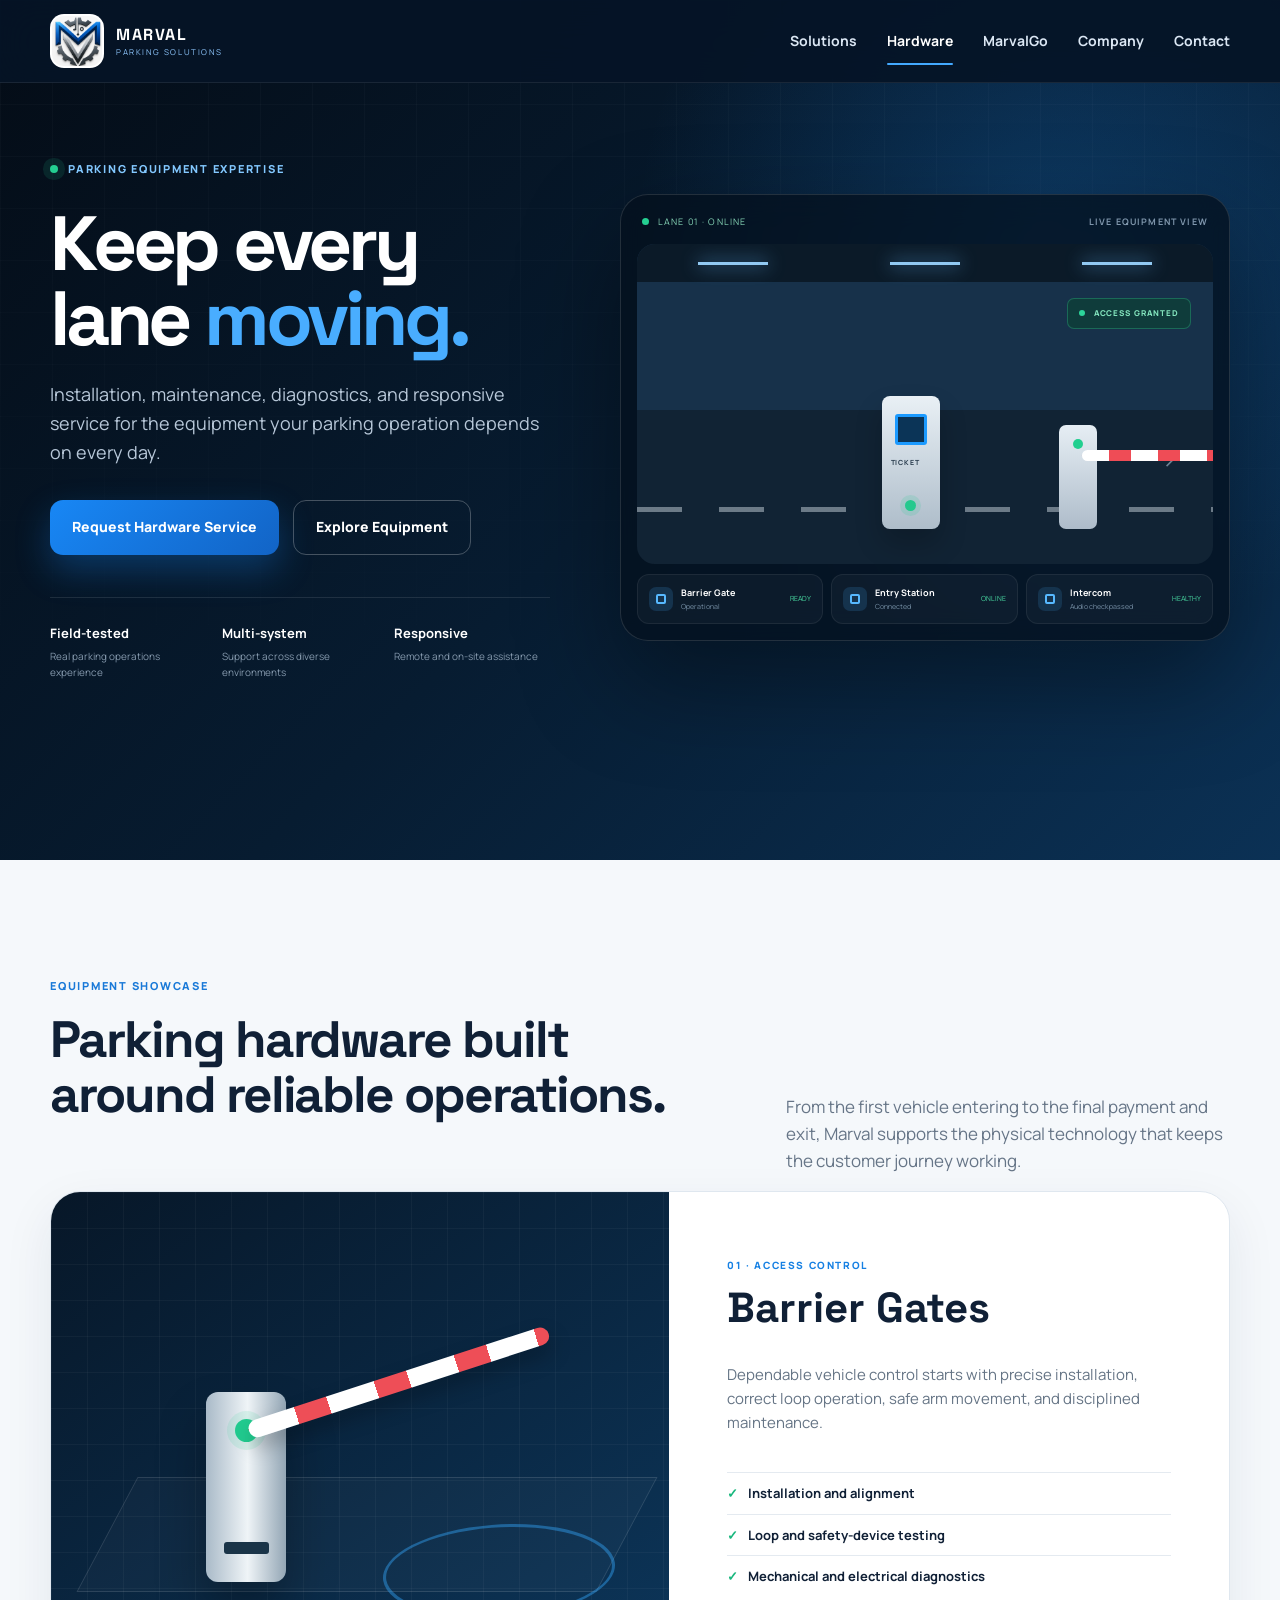
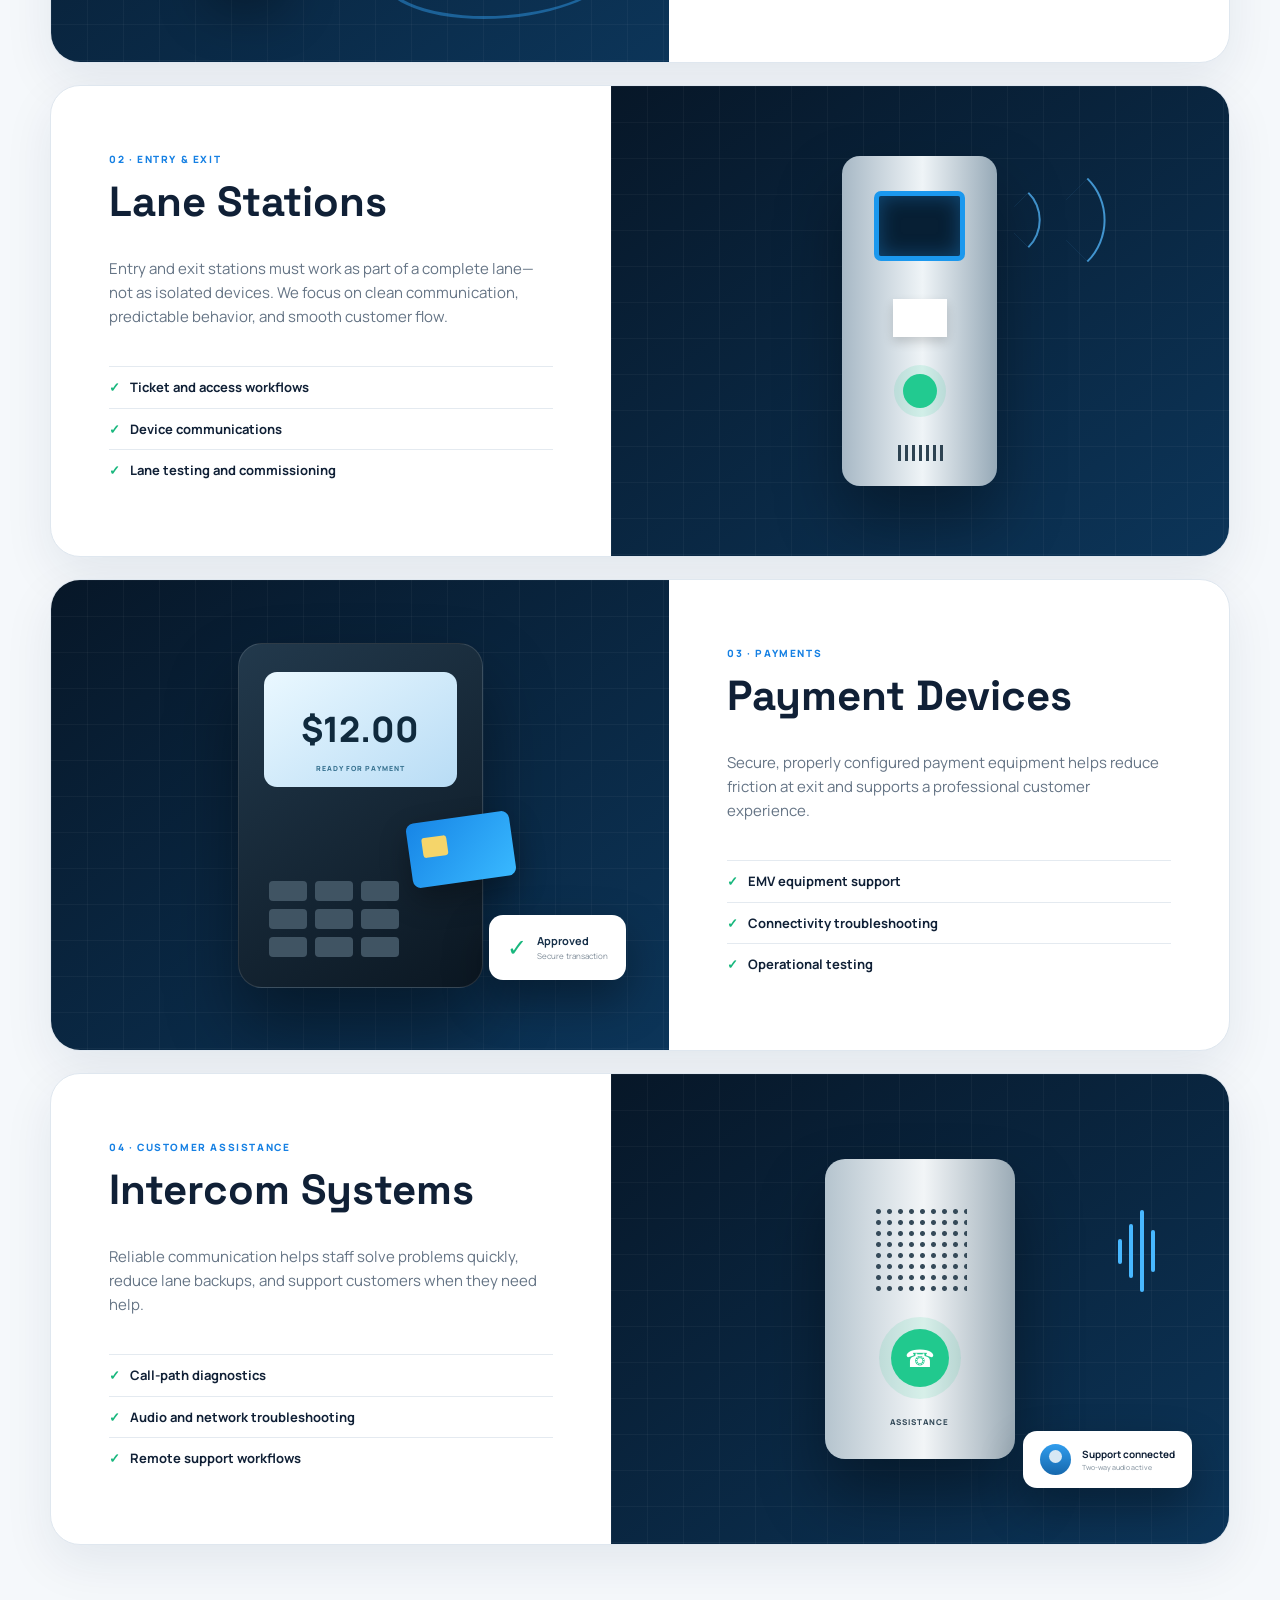
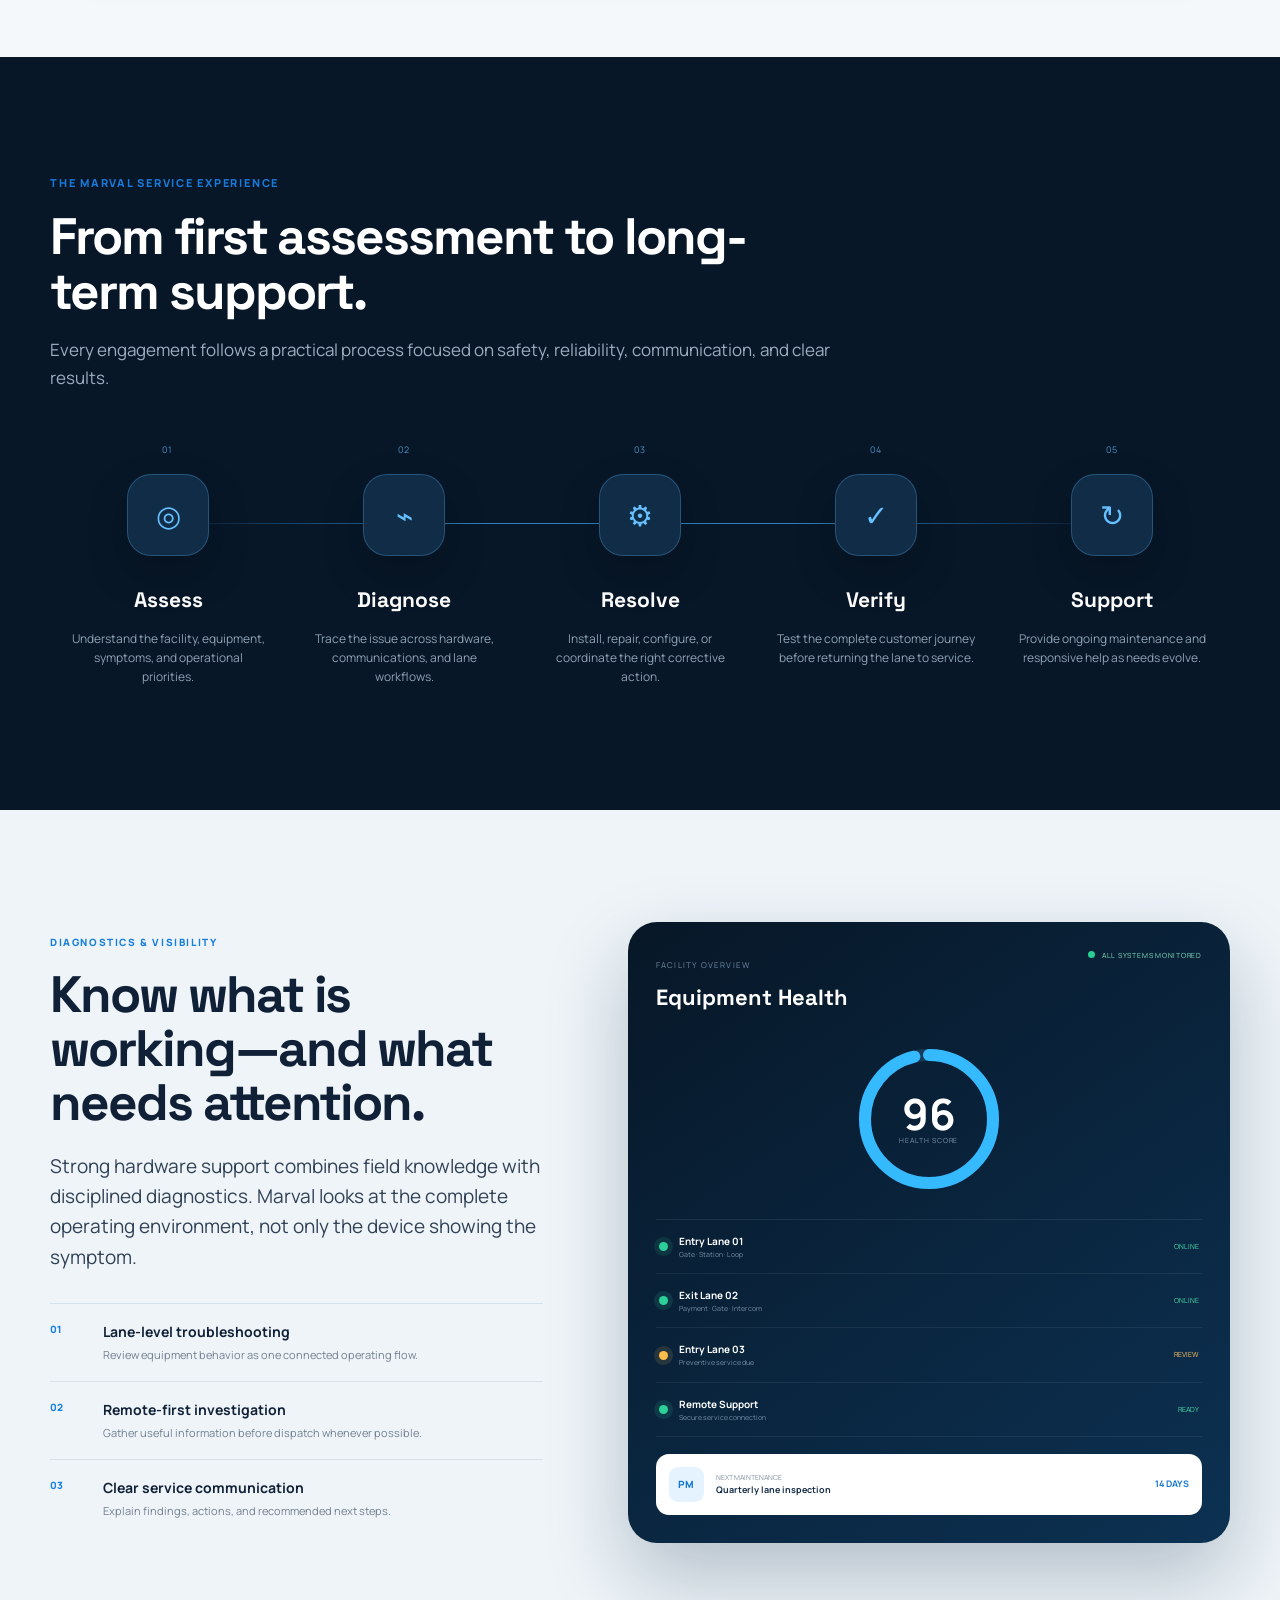
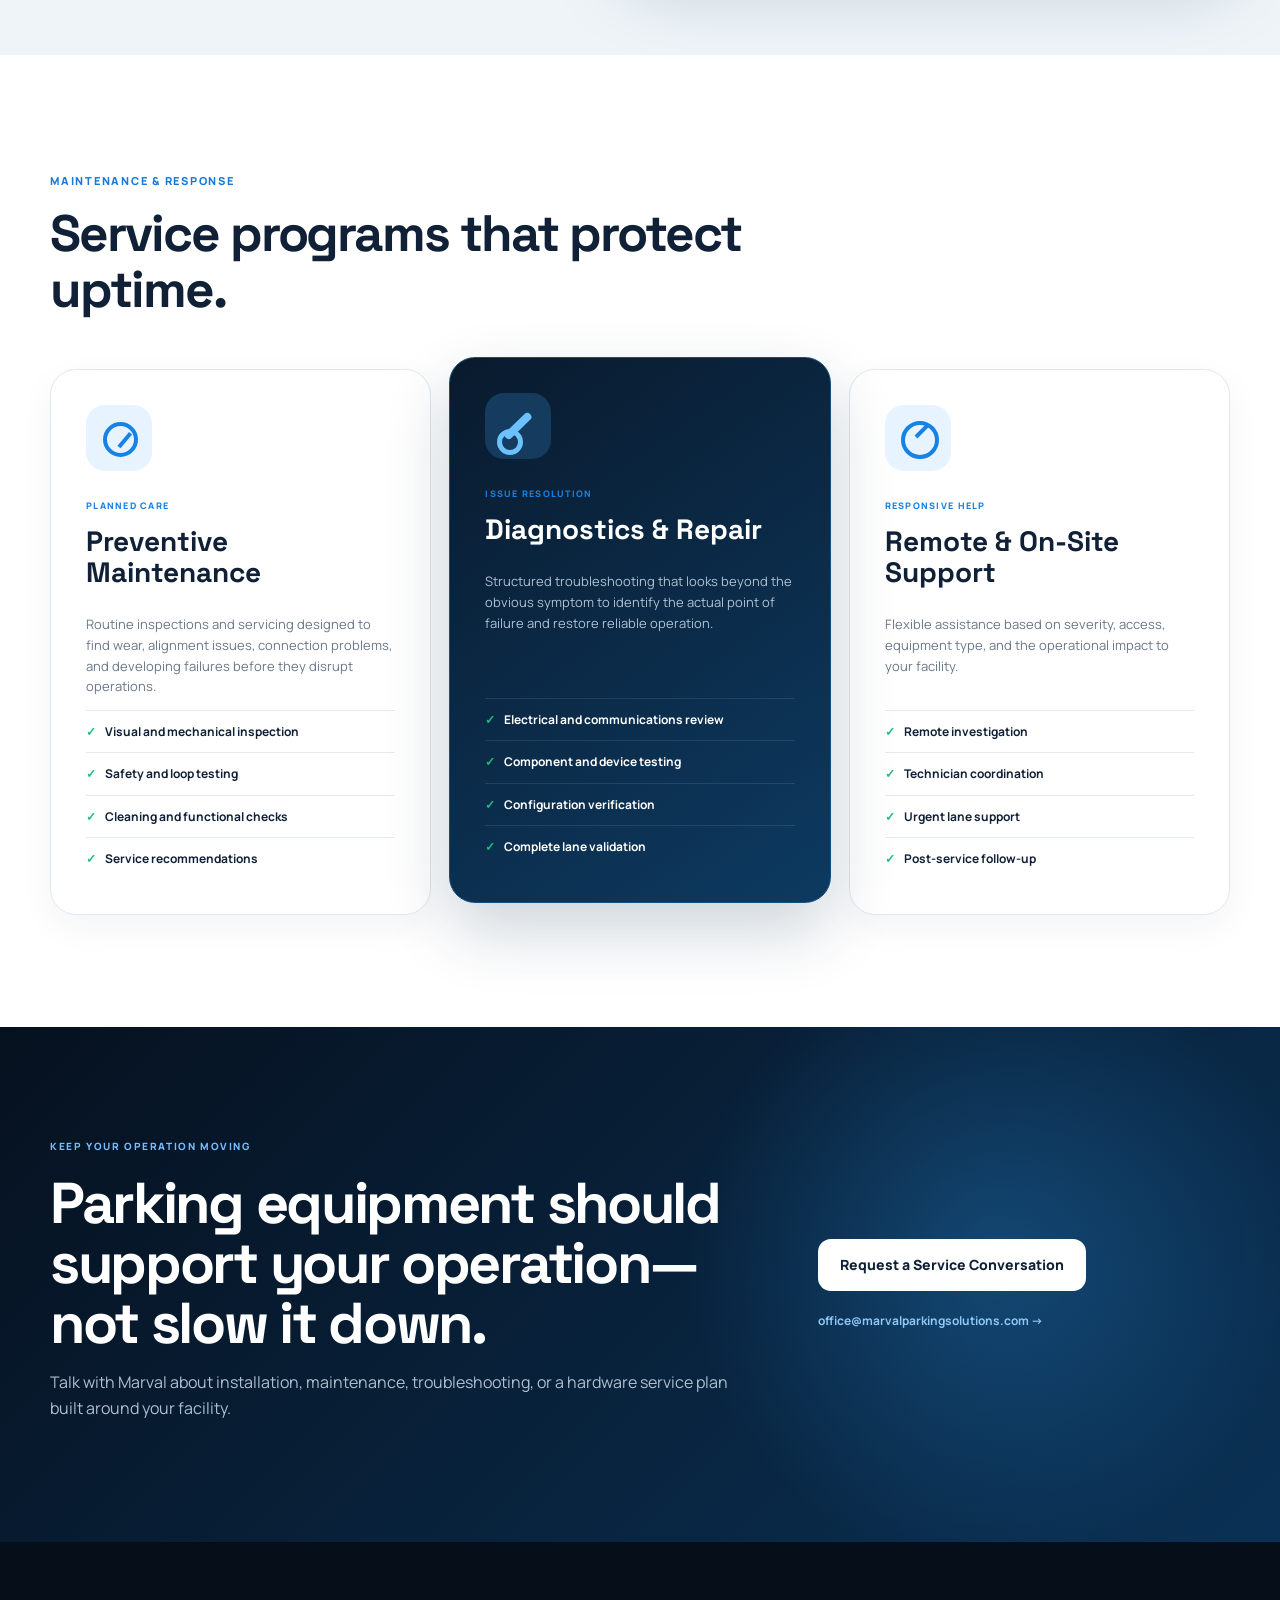
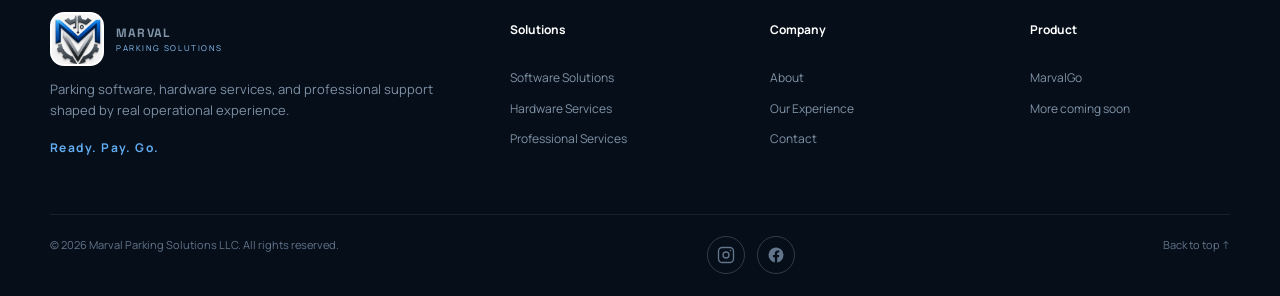
<file: hardware.html>
<!doctype html>
<html lang="en">
<head>
  <meta charset="utf-8">
  <meta name="viewport" content="width=device-width,initial-scale=1">
  <meta name="theme-color" content="#061427">
  <meta name="description" content="Parking equipment installation, preventive maintenance, diagnostics, repair, and responsive field support from Marval Parking Solutions.">
  <title>Parking Hardware Services | Marval Parking Solutions</title>
  <link rel="icon" href="assets/favicon.png">
  <link rel="preconnect" href="https://fonts.googleapis.com">
  <link rel="preconnect" href="https://fonts.gstatic.com" crossorigin>
  <link href="https://fonts.googleapis.com/css2?family=Manrope:wght@400;500;600;700;800&family=Space+Grotesk:wght@600;700&display=swap" rel="stylesheet">
  <link rel="stylesheet" href="styles.css">
</head>
<body id="top" class="hardware-page">
<a class="skip-link" href="#main">Skip to content</a>
<header class="site-header">
  <div class="container nav">
    <a class="brand" href="index.html" aria-label="Marval Parking Solutions home"><img src="assets/marval-emblem.png" alt=""><span><b>MARVAL</b><small>PARKING SOLUTIONS</small></span></a>
    <button class="menu-toggle" aria-label="Open menu" aria-expanded="false"><span></span><span></span><span></span></button>
    <nav class="primary-nav"><a href="solutions.html">Solutions</a><a class="current" href="hardware.html">Hardware</a><a href="marvalgo.html">MarvalGo</a><a href="company.html">Company</a><a href="contact.html">Contact</a></nav>
  </div>
</header>

<main id="main">
  <section class="hardware-hero">
    <div class="hardware-grid-bg"></div>
    <div class="container hardware-hero-layout">
      <div class="hardware-hero-copy">
        <span class="hardware-kicker"><i></i> PARKING EQUIPMENT EXPERTISE</span>
        <h1>Keep every lane <span>moving.</span></h1>
        <p>Installation, maintenance, diagnostics, and responsive service for the equipment your parking operation depends on every day.</p>
        <div class="actions">
          <a class="btn primary" href="contact.html">Request Hardware Service</a>
          <a class="btn secondary" href="#equipment">Explore Equipment</a>
        </div>
        <div class="hardware-proof">
          <div><strong>Field-tested</strong><span>Real parking operations experience</span></div>
          <div><strong>Multi-system</strong><span>Support across diverse environments</span></div>
          <div><strong>Responsive</strong><span>Remote and on-site assistance</span></div>
        </div>
      </div>

      <div class="lane-console" aria-label="Animated parking lane illustration">
        <div class="console-top"><span><i></i> LANE 01 · ONLINE</span><b>LIVE EQUIPMENT VIEW</b></div>
        <div class="hardware-scene">
          <div class="scene-ceiling"><i></i><i></i><i></i></div>
          <div class="hardware-car"><span></span><i></i><i></i></div>
          <div class="entry-terminal"><span></span><b>TICKET</b><i></i></div>
          <div class="hero-gate"><span></span><i></i></div>
          <div class="lane-arrow">→</div>
          <div class="scene-status"><i></i> ACCESS GRANTED</div>
        </div>
        <div class="console-statuses">
          <div><span class="status-icon gate-status-icon"></span><p><b>Barrier Gate</b><small>Operational</small></p><i>READY</i></div>
          <div><span class="status-icon terminal-status-icon"></span><p><b>Entry Station</b><small>Connected</small></p><i>ONLINE</i></div>
          <div><span class="status-icon intercom-status-icon"></span><p><b>Intercom</b><small>Audio check passed</small></p><i>HEALTHY</i></div>
        </div>
      </div>
    </div>
  </section>

  <section class="section hardware-intro" id="equipment">
    <div class="container">
      <div class="split-heading">
        <div class="heading"><small>EQUIPMENT SHOWCASE</small><h2>Parking hardware built around reliable operations.</h2></div>
        <p>From the first vehicle entering to the final payment and exit, Marval supports the physical technology that keeps the customer journey working.</p>
      </div>

      <div class="equipment-showcase">
        <article class="equipment-feature gate-feature">
          <div class="equipment-visual">
            <div class="visual-floor"></div><div class="visual-gate-base"><i></i><span></span></div><div class="visual-gate-arm"></div><div class="visual-loop"></div>
          </div>
          <div class="equipment-copy"><span>01 · ACCESS CONTROL</span><h3>Barrier Gates</h3><p>Dependable vehicle control starts with precise installation, correct loop operation, safe arm movement, and disciplined maintenance.</p><ul><li>Installation and alignment</li><li>Loop and safety-device testing</li><li>Mechanical and electrical diagnostics</li></ul></div>
        </article>

        <article class="equipment-feature reverse terminal-feature">
          <div class="equipment-visual">
            <div class="terminal-machine"><div class="tm-screen"></div><div class="tm-ticket"></div><div class="tm-button"></div><div class="tm-speaker"></div></div>
            <div class="terminal-signal"><i></i><i></i><i></i></div>
          </div>
          <div class="equipment-copy"><span>02 · ENTRY & EXIT</span><h3>Lane Stations</h3><p>Entry and exit stations must work as part of a complete lane—not as isolated devices. We focus on clean communication, predictable behavior, and smooth customer flow.</p><ul><li>Ticket and access workflows</li><li>Device communications</li><li>Lane testing and commissioning</li></ul></div>
        </article>

        <article class="equipment-feature payment-feature">
          <div class="equipment-visual">
            <div class="payment-terminal"><div class="pt-screen">$12.00<small>READY FOR PAYMENT</small></div><div class="pt-card"></div><div class="pt-pad"><i></i><i></i><i></i><i></i><i></i><i></i><i></i><i></i><i></i></div></div>
            <div class="payment-approved">✓ <span><b>Approved</b><small>Secure transaction</small></span></div>
          </div>
          <div class="equipment-copy"><span>03 · PAYMENTS</span><h3>Payment Devices</h3><p>Secure, properly configured payment equipment helps reduce friction at exit and supports a professional customer experience.</p><ul><li>EMV equipment support</li><li>Connectivity troubleshooting</li><li>Operational testing</li></ul></div>
        </article>

        <article class="equipment-feature reverse intercom-feature">
          <div class="equipment-visual">
            <div class="intercom-unit"><div class="speaker-grid"></div><button aria-label="Intercom call button"></button><small>ASSISTANCE</small></div>
            <div class="sound-wave"><i></i><i></i><i></i><i></i></div>
            <div class="operator-card"><span></span><p><b>Support connected</b><small>Two-way audio active</small></p></div>
          </div>
          <div class="equipment-copy"><span>04 · CUSTOMER ASSISTANCE</span><h3>Intercom Systems</h3><p>Reliable communication helps staff solve problems quickly, reduce lane backups, and support customers when they need help.</p><ul><li>Call-path diagnostics</li><li>Audio and network troubleshooting</li><li>Remote support workflows</li></ul></div>
        </article>
      </div>
    </div>
  </section>

  <section class="section service-journey-section">
    <div class="container">
      <div class="heading"><small>THE MARVAL SERVICE EXPERIENCE</small><h2>From first assessment to long-term support.</h2><p>Every engagement follows a practical process focused on safety, reliability, communication, and clear results.</p></div>
      <div class="service-journey">
        <article><span>01</span><div class="journey-symbol">◎</div><h3>Assess</h3><p>Understand the facility, equipment, symptoms, and operational priorities.</p></article>
        <article><span>02</span><div class="journey-symbol">⌁</div><h3>Diagnose</h3><p>Trace the issue across hardware, communications, and lane workflows.</p></article>
        <article><span>03</span><div class="journey-symbol">⚙</div><h3>Resolve</h3><p>Install, repair, configure, or coordinate the right corrective action.</p></article>
        <article><span>04</span><div class="journey-symbol">✓</div><h3>Verify</h3><p>Test the complete customer journey before returning the lane to service.</p></article>
        <article><span>05</span><div class="journey-symbol">↻</div><h3>Support</h3><p>Provide ongoing maintenance and responsive help as needs evolve.</p></article>
      </div>
    </div>
  </section>

  <section class="section hardware-operations-section">
    <div class="container hardware-operations-grid">
      <div class="operations-copy">
        <small>DIAGNOSTICS & VISIBILITY</small>
        <h2>Know what is working—and what needs attention.</h2>
        <p class="lead">Strong hardware support combines field knowledge with disciplined diagnostics. Marval looks at the complete operating environment, not only the device showing the symptom.</p>
        <div class="diagnostic-points">
          <div><span>01</span><p><b>Lane-level troubleshooting</b><small>Review equipment behavior as one connected operating flow.</small></p></div>
          <div><span>02</span><p><b>Remote-first investigation</b><small>Gather useful information before dispatch whenever possible.</small></p></div>
          <div><span>03</span><p><b>Clear service communication</b><small>Explain findings, actions, and recommended next steps.</small></p></div>
        </div>
      </div>
      <div class="hardware-dashboard">
        <div class="hardware-dashboard-head"><div><small>FACILITY OVERVIEW</small><h3>Equipment Health</h3></div><span><i></i> ALL SYSTEMS MONITORED</span></div>
        <div class="health-score"><div><strong>96</strong><small>HEALTH SCORE</small></div><svg viewBox="0 0 120 120" aria-hidden="true"><circle cx="60" cy="60" r="48"></circle><circle class="score-ring" cx="60" cy="60" r="48"></circle></svg></div>
        <div class="equipment-health-list">
          <div><span class="device-dot"></span><p><b>Entry Lane 01</b><small>Gate · Station · Loop</small></p><em>ONLINE</em></div>
          <div><span class="device-dot"></span><p><b>Exit Lane 02</b><small>Payment · Gate · Intercom</small></p><em>ONLINE</em></div>
          <div><span class="device-dot warning"></span><p><b>Entry Lane 03</b><small>Preventive service due</small></p><em class="warning-text">REVIEW</em></div>
          <div><span class="device-dot"></span><p><b>Remote Support</b><small>Secure service connection</small></p><em>READY</em></div>
        </div>
        <div class="maintenance-ticket"><span>PM</span><p><small>NEXT MAINTENANCE</small><b>Quarterly lane inspection</b></p><strong>14 DAYS</strong></div>
      </div>
    </div>
  </section>

  <section class="section maintenance-section">
    <div class="container">
      <div class="heading"><small>MAINTENANCE & RESPONSE</small><h2>Service programs that protect uptime.</h2></div>
      <div class="maintenance-cards">
        <article><div class="maintenance-icon preventive-icon"><i></i></div><span>PLANNED CARE</span><h3>Preventive Maintenance</h3><p>Routine inspections and servicing designed to find wear, alignment issues, connection problems, and developing failures before they disrupt operations.</p><ul><li>Visual and mechanical inspection</li><li>Safety and loop testing</li><li>Cleaning and functional checks</li><li>Service recommendations</li></ul></article>
        <article class="featured-maintenance"><div class="maintenance-icon corrective-icon"><i></i></div><span>ISSUE RESOLUTION</span><h3>Diagnostics & Repair</h3><p>Structured troubleshooting that looks beyond the obvious symptom to identify the actual point of failure and restore reliable operation.</p><ul><li>Electrical and communications review</li><li>Component and device testing</li><li>Configuration verification</li><li>Complete lane validation</li></ul></article>
        <article><div class="maintenance-icon response-icon"><i></i></div><span>RESPONSIVE HELP</span><h3>Remote & On-Site Support</h3><p>Flexible assistance based on severity, access, equipment type, and the operational impact to your facility.</p><ul><li>Remote investigation</li><li>Technician coordination</li><li>Urgent lane support</li><li>Post-service follow-up</li></ul></article>
      </div>
    </div>
  </section>

  <section class="hardware-cta">
    <div class="container hardware-cta-grid">
      <div><small>KEEP YOUR OPERATION MOVING</small><h2>Parking equipment should support your operation—not slow it down.</h2><p>Talk with Marval about installation, maintenance, troubleshooting, or a hardware service plan built around your facility.</p></div>
      <div><a class="btn light-btn" href="contact.html">Request a Service Conversation</a><a href="mailto:office@marvalparkingsolutions.com">office@marvalparkingsolutions.com →</a></div>
    </div>
  </section>
</main>

<footer class="site-footer">
  <div class="container footer-grid"><div class="footer-brand"><a class="brand" href="index.html"><img src="assets/marval-emblem.png" alt=""><span><b>MARVAL</b><small>PARKING SOLUTIONS</small></span></a><p>Parking software, hardware services, and professional support shaped by real operational experience.</p><strong>Ready. Pay. Go.</strong></div><div><h4>Solutions</h4><a href="solutions.html">Software Solutions</a><a href="hardware.html">Hardware Services</a><a href="solutions.html#professional">Professional Services</a></div><div><h4>Company</h4><a href="company.html">About</a><a href="company.html#experience">Our Experience</a><a href="contact.html">Contact</a></div><div><h4>Product</h4><a href="marvalgo.html">MarvalGo</a><span>More coming soon</span></div></div>
  <div class="container footer-bottom"><span>&copy; <span id="year"></span> Marval Parking Solutions LLC. All rights reserved.</span><div class="marval-footer-social" aria-label="Marval social media">
  <a href="https://www.instagram.com/marvalparkingsolutions/"
     target="_blank" rel="noopener noreferrer"
     aria-label="Marval Parking Solutions on Instagram"
     title="Instagram">
    <svg viewBox="0 0 24 24" fill="none" stroke="currentColor"
         stroke-width="1.8" stroke-linecap="round" stroke-linejoin="round"
         aria-hidden="true">
      <rect x="2" y="2" width="20" height="20" rx="5"/>
      <circle cx="12" cy="12" r="4"/>
      <circle cx="18" cy="6" r="1" fill="currentColor" stroke="none"/>
    </svg>
  </a>
  <a href="https://www.facebook.com/marvalparkingsolutions"
     target="_blank" rel="noopener noreferrer"
     aria-label="Marval Parking Solutions on Facebook"
     title="Facebook">
    <svg viewBox="0 0 24 24" fill="currentColor" aria-hidden="true">
      <path d="M22 12a10 10 0 1 0-11.56 9.88v-6.99H7.9V12h2.54V9.8c0-2.51 1.49-3.9 3.77-3.9 1.09 0 2.23.19 2.23.19v2.46h-1.26c-1.24 0-1.63.77-1.63 1.56V12h2.78l-.44 2.89h-2.34v6.99A10 10 0 0 0 22 12Z"/>
    </svg>
  </a>
</div><a href="#top">Back to top ↑</a></div>
</footer>
<script src="app.js"></script>
</body>
</html>
</file>
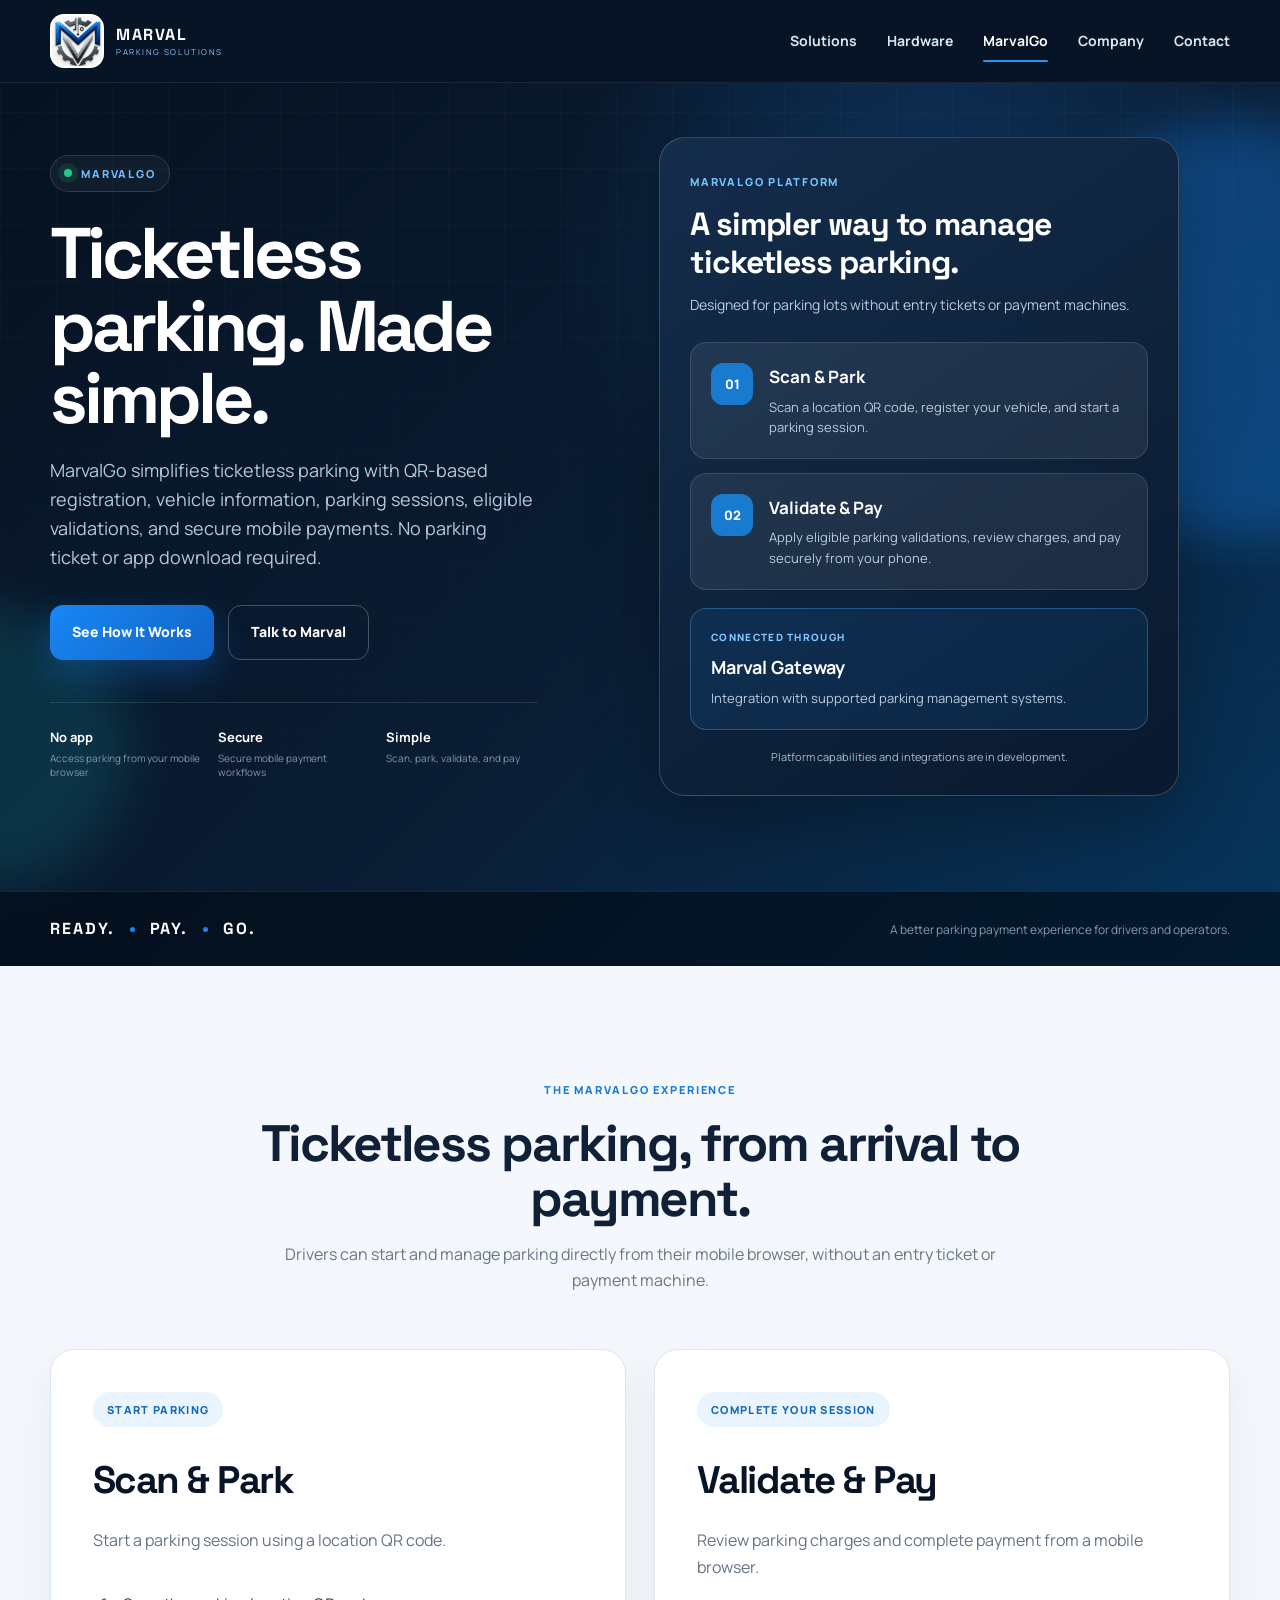
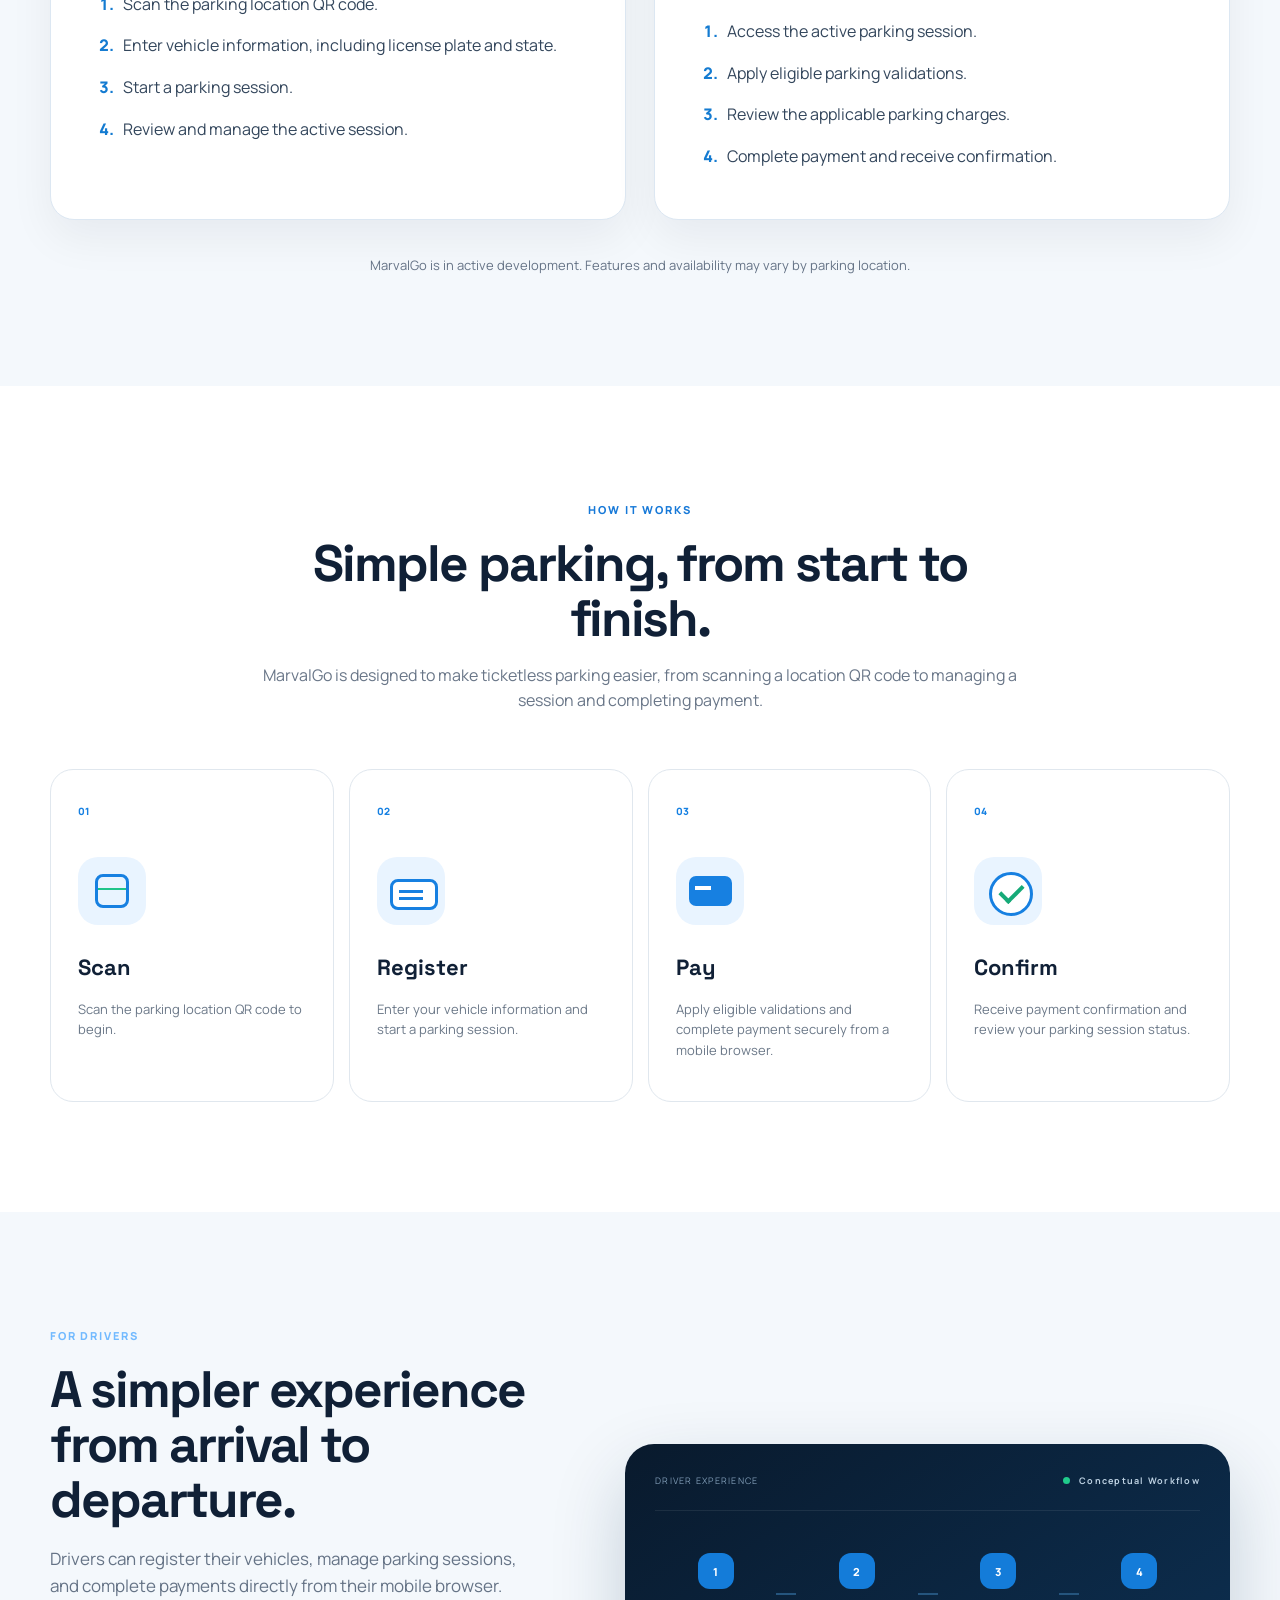
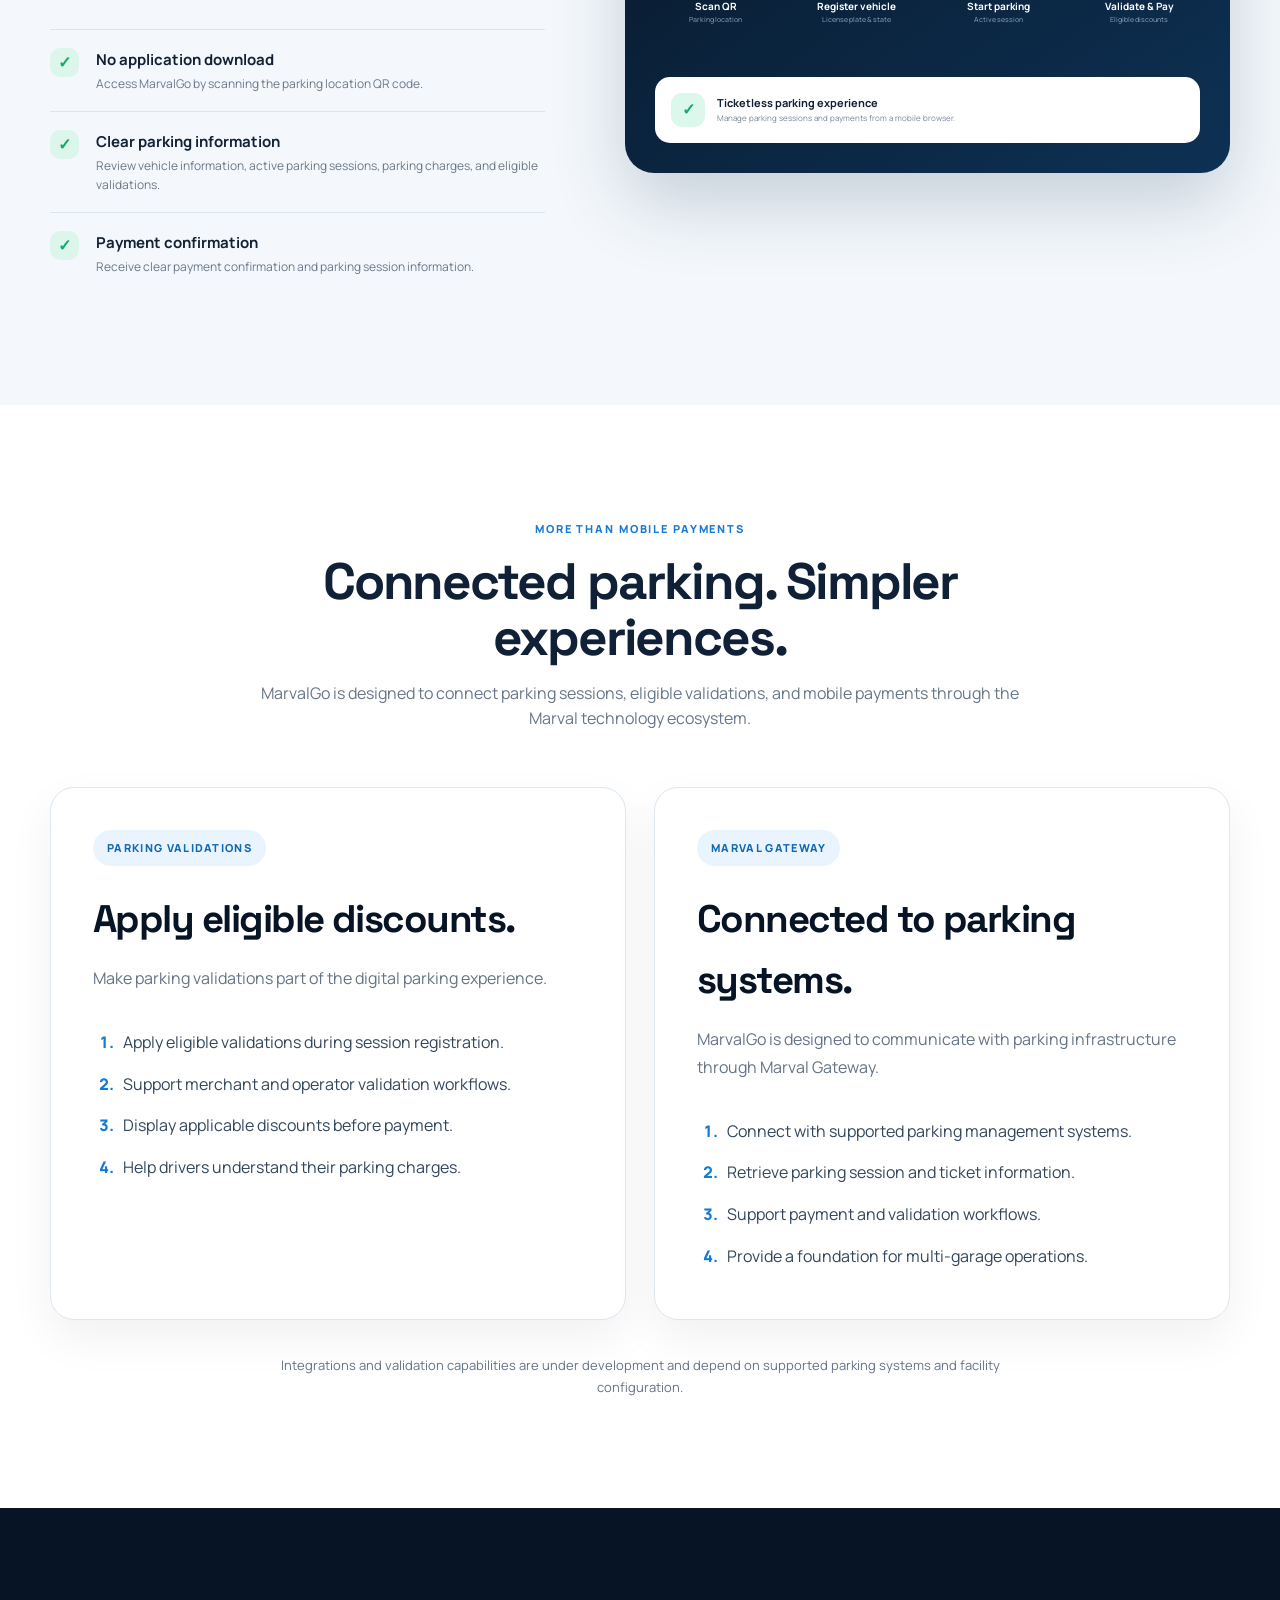
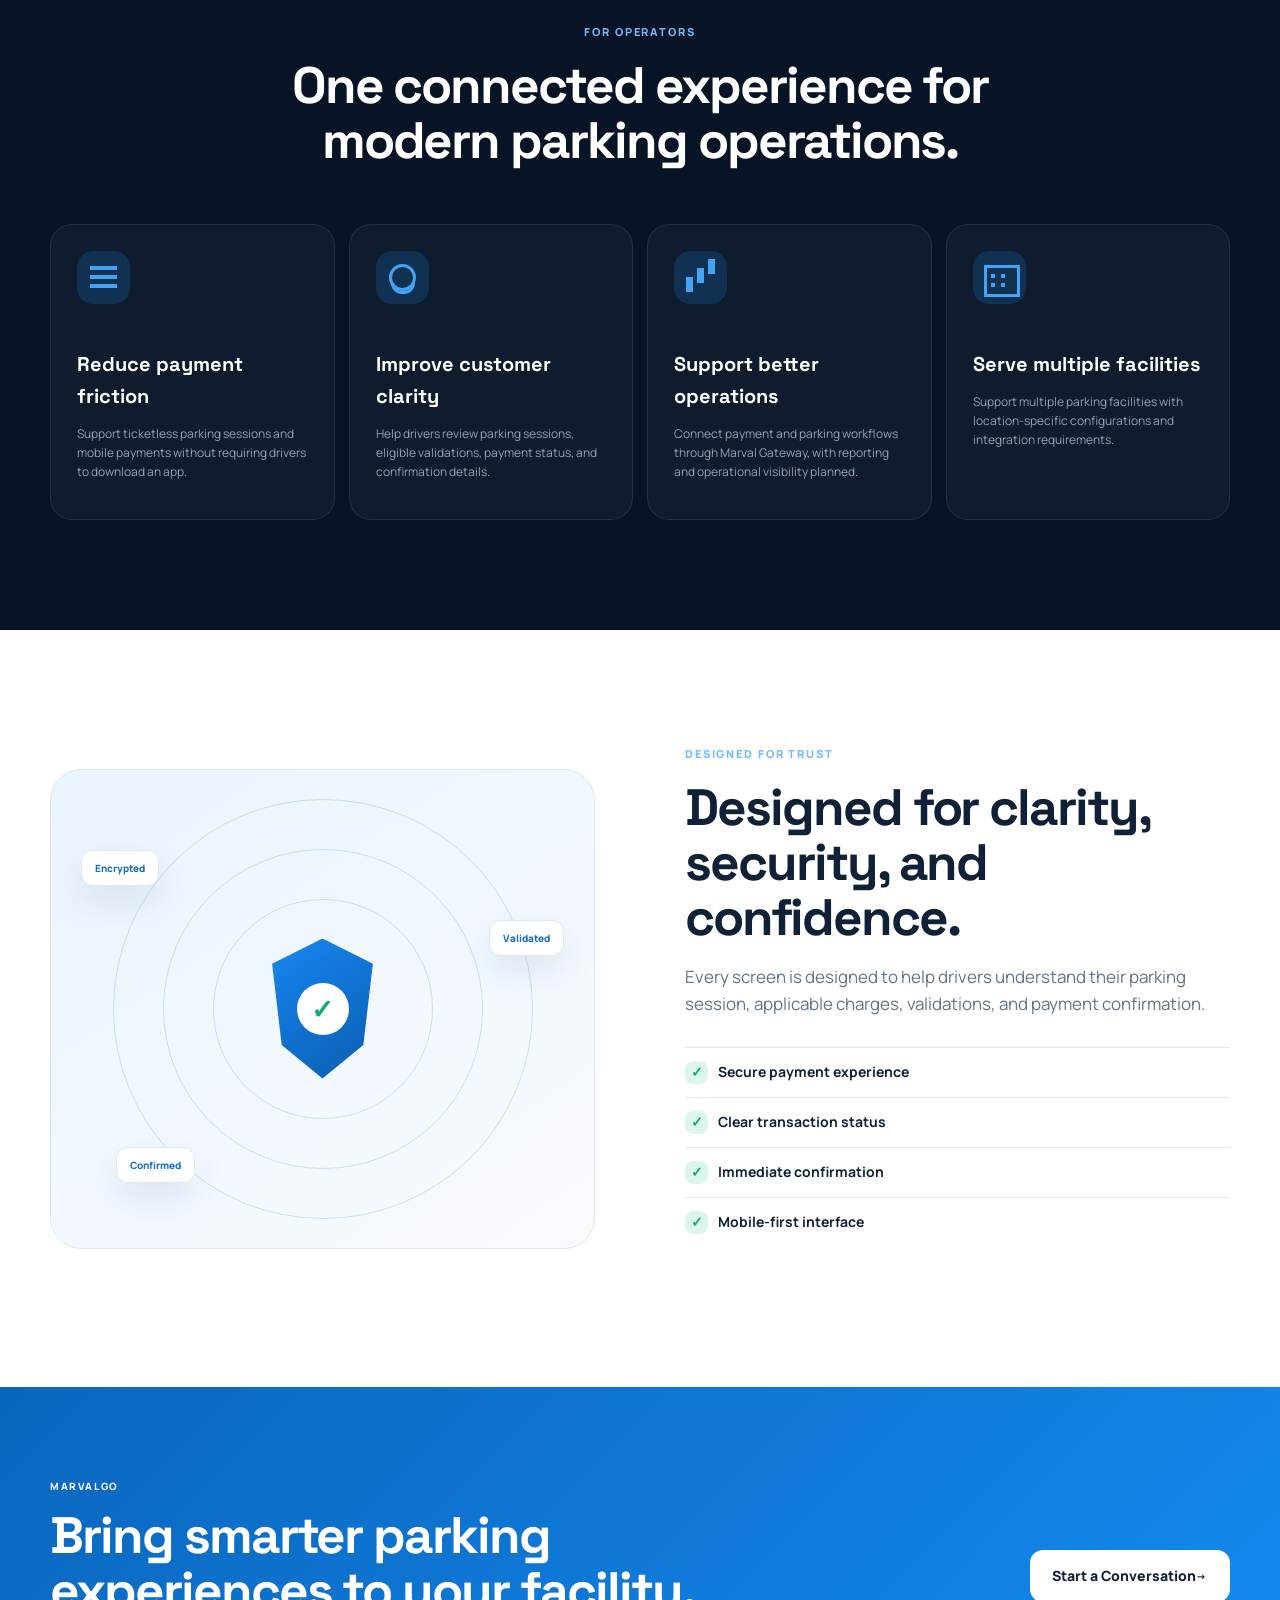
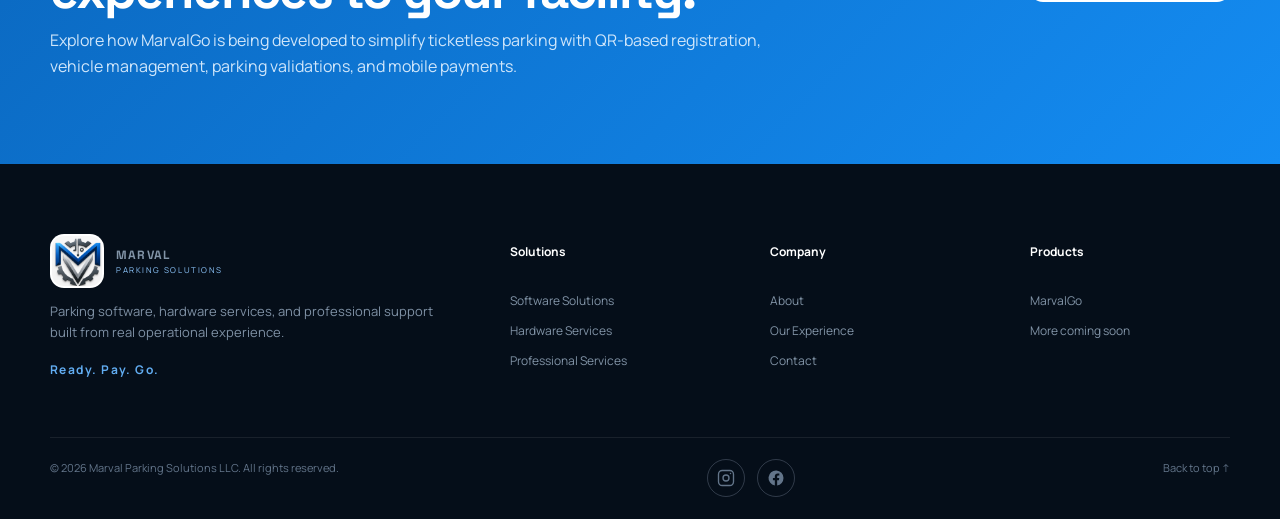
<file: marvalgo.html>
<!DOCTYPE html>
<html lang="en">
<head>
  <meta charset="UTF-8" />
  <meta name="viewport" content="width=device-width, initial-scale=1.0" />
  <meta name="theme-color" content="#071426" />
  <meta name="description" content="MarvalGo is a mobile parking payment experience that lets drivers scan a ticket, pay securely, and exit without downloading an app." />
  <title>MarvalGo | Ready. Pay. Go.</title>
  <link rel="preconnect" href="https://fonts.googleapis.com">
  <link rel="preconnect" href="https://fonts.gstatic.com" crossorigin>
  <link href="https://fonts.googleapis.com/css2?family=Manrope:wght@400;500;600;700;800&family=Space+Grotesk:wght@500;600;700&display=swap" rel="stylesheet">
  <link rel="stylesheet" href="styles.css" />
</head>
<body class="marvalgo-page">
  <a class="skip-link" href="#main">Skip to content</a>

  <header class="site-header">
    <div class="container nav">
      <a class="brand" href="index.html" aria-label="Marval Parking Solutions home">
        <img src="assets/marval-emblem.png" alt="">
        <span><b>MARVAL</b><small>PARKING SOLUTIONS</small></span>
      </a>
      <button class="menu-toggle" type="button" aria-label="Open menu" aria-expanded="false">
        <span></span><span></span><span></span>
      </button>
      <nav class="primary-nav" aria-label="Primary navigation">
        <a href="solutions.html">Solutions</a>
        <a href="hardware.html">Hardware</a>
        <a class="active" href="marvalgo.html">MarvalGo</a>
        <a href="company.html">Company</a>
        <a href="contact.html">Contact</a>
      </nav>
    </div>
  </header>

  <main id="main">
    <section class="mg-hero">
      <div class="mg-orb mg-orb-a"></div>
      <div class="mg-orb mg-orb-b"></div>
      <div class="container mg-hero-grid">
        <div class="mg-hero-copy">
          <span class="mg-product-label"><i></i> MARVALGO</span>
          <h1>Ticketless parking. Made simple.</h1>
          <p>MarvalGo simplifies ticketless parking with QR-based registration, vehicle information, parking sessions, eligible validations, and secure mobile payments. No parking ticket or app download required.</p>
          <div class="mg-hero-actions">
            <a class="btn primary" href="#how-it-works">See How It Works</a>
            <a class="btn secondary" href="contact.html">Talk to Marval</a>
          </div>
          <div class="mg-trust-row">
            <div><strong>No app</strong><span>Access parking from your mobile browser</span></div>
            <div><strong>Secure</strong><span>Secure mobile payment workflows</span></div>
            <div><strong>Simple</strong><span>Scan, park, validate, and pay</span></div>
          </div>
        </div>

        <div class="mg-product-showcase" aria-label="MarvalGo parking experiences and technology overview">
          <div class="mg-showcase-header">
            <span class="mg-showcase-eyebrow">MARVALGO PLATFORM</span>
            <h2>A simpler way to manage ticketless parking.</h2>
            <p>Designed for parking lots without entry tickets or payment machines.</p>
          </div>

          <div class="mg-showcase-options">
            <div class="mg-showcase-option">
              <span class="mg-showcase-icon">01</span>
              <div>
                <strong>Scan &amp; Park</strong>
                <p>Scan a location QR code, register your vehicle, and start a parking session.</p>
              </div>
            </div>

            <div class="mg-showcase-option">
              <span class="mg-showcase-icon">02</span>
              <div>
                <strong>Validate &amp; Pay</strong>
                <p>Apply eligible parking validations, review charges, and pay securely from your phone.</p>
              </div>
            </div>
          </div>

          <div class="mg-showcase-gateway">
            <span>CONNECTED THROUGH</span>
            <strong>Marval Gateway</strong>
            <p>Integration with supported parking management systems.</p>
          </div>

          <p class="mg-showcase-disclaimer">Platform capabilities and integrations are in development.</p>
        </div>
      </div>
      <div class="mg-tagline-bar">
        <div class="container"><strong>READY.</strong><i></i><strong>PAY.</strong><i></i><strong>GO.</strong><span>A better parking payment experience for drivers and operators.</span></div>
      </div>
    </section>

    <section class="mg-section mg-experiences" id="parking-experiences">
  <div class="container">
    <div class="mg-heading">
      <span>THE MARVALGO EXPERIENCE</span>
      <h2>Ticketless parking, from arrival to payment.</h2>
      <p>Drivers can start and manage parking directly from their mobile browser, without an entry ticket or payment machine.</p>
    </div>

    <div class="mg-experiences-grid">
      <article class="mg-experience-card">
        <span class="mg-experience-label">START PARKING</span>
        <h3>Scan &amp; Park</h3>
        <p>Start a parking session using a location QR code.</p>
        <ol>
          <li>Scan the parking location QR code.</li>
          <li>Enter vehicle information, including license plate and state.</li>
          <li>Start a parking session.</li>
          <li>Review and manage the active session.</li>
        </ol>
      </article>

      <article class="mg-experience-card">
        <span class="mg-experience-label">COMPLETE YOUR SESSION</span>
        <h3>Validate &amp; Pay</h3>
        <p>Review parking charges and complete payment from a mobile browser.</p>
        <ol>
          <li>Access the active parking session.</li>
          <li>Apply eligible parking validations.</li>
          <li>Review the applicable parking charges.</li>
          <li>Complete payment and receive confirmation.</li>
        </ol>
      </article>
    </div>

    <p class="mg-development-note">
      MarvalGo is in active development. Features and availability may vary by parking location.
    </p>
  </div>
</section>

    <section class="mg-section" id="how-it-works">
      <div class="container">
        <div class="mg-heading">
          <span>HOW IT WORKS</span>
          <h2>Simple parking, from start to finish.</h2>
          <p>MarvalGo is designed to make ticketless parking easier, from scanning a location QR code to managing a session and completing payment.</p>
        </div>
        <div class="mg-steps-grid">
          <article><span>01</span><div class="mg-step-icon scan"></div><h3>Scan</h3><p>Scan the parking location QR code to begin.</p></article>
          <article><span>02</span><div class="mg-step-icon vehicle"></div><h3>Register</h3><p>Enter your vehicle information and start a parking session.</p></article>
          <article><span>03</span><div class="mg-step-icon card"></div><h3>Pay</h3><p>Apply eligible validations and complete payment securely from a mobile browser.</p></article>
          <article><span>04</span><div class="mg-step-icon confirm"></div><h3>Confirm</h3><p>Receive payment confirmation and review your parking session status.</p></article>
        </div>
      </div>
    </section>

    <section class="mg-section mg-benefits-section">
      <div class="container mg-benefits-grid">
        <div class="mg-benefits-copy">
          <span class="mg-kicker">FOR DRIVERS</span>
          <h2>A simpler experience from arrival to departure.</h2>
          <p>Drivers can register their vehicles, manage parking sessions, and complete payments directly from their mobile browser.</p>
          <div class="mg-benefit-list">
            <div><span>&#10003;</span><p><strong>No application download</strong>Access MarvalGo by scanning the parking location QR code.</p></div>
            <div><span>&#10003;</span><p><strong>Clear parking information</strong>Review vehicle information, active parking sessions, parking charges, and eligible validations.</p></div>
            <div><span>&#10003;</span><p><strong>Payment confirmation</strong>Receive clear payment confirmation and parking session information.</p></div>
          </div>
        </div>

        <div class="mg-driver-panel">
  <div class="mg-panel-header">
    <span>DRIVER EXPERIENCE</span>
    <strong><i></i> Conceptual Workflow</strong>
  </div>

  <div class="mg-journey-line">
    <div class="active"><span>1</span><p>Scan QR<small>Parking location</small></p></div>
    <i></i>
    <div class="active"><span>2</span><p>Register vehicle<small>License plate &amp; state</small></p></div>
    <i></i>
    <div class="active"><span>3</span><p>Start parking<small>Active session</small></p></div>
    <i></i>
    <div class="active"><span>4</span><p>Validate &amp; Pay<small>Eligible discounts</small></p></div>
  </div>

  <div class="mg-panel-message">
    <span>&#10003;</span>
    <div>
      <strong>Ticketless parking experience</strong>
      <small>Manage parking sessions and payments from a mobile browser.</small>
    </div>
  </div>
</div>
      </div>
    </section>

    <section class="mg-section mg-integrations" id="integrations">
      <div class="container">
        <div class="mg-heading">
          <span>MORE THAN MOBILE PAYMENTS</span>
          <h2>Connected parking. Simpler experiences.</h2>
          <p>MarvalGo is designed to connect parking sessions, eligible validations, and mobile payments through the Marval technology ecosystem.</p>
        </div>

        <div class="mg-experiences-grid">
          <article class="mg-experience-card">
            <span class="mg-experience-label">PARKING VALIDATIONS</span>
            <h3>Apply eligible discounts.</h3>
            <p>Make parking validations part of the digital parking experience.</p>
            <ol>
              <li>Apply eligible validations during session registration.</li>
              <li>Support merchant and operator validation workflows.</li>
              <li>Display applicable discounts before payment.</li>
              <li>Help drivers understand their parking charges.</li>
            </ol>
          </article>

          <article class="mg-experience-card">
            <span class="mg-experience-label">MARVAL GATEWAY</span>
            <h3>Connected to parking systems.</h3>
            <p>MarvalGo is designed to communicate with parking infrastructure through Marval Gateway.</p>
            <ol>
              <li>Connect with supported parking management systems.</li>
              <li>Retrieve parking session and ticket information.</li>
              <li>Support payment and validation workflows.</li>
              <li>Provide a foundation for multi-garage operations.</li>
            </ol>
          </article>
        </div>

        <p class="mg-development-note">
          Integrations and validation capabilities are under development and depend on supported parking systems and facility configuration.
        </p>
      </div>
    </section>

    <section class="mg-section mg-operator-section">
      <div class="container">
        <div class="mg-heading mg-heading-light">
          <span>FOR OPERATORS</span>
          <h2>One connected experience for modern parking operations.</h2>
        </div>
        <div class="mg-operator-grid">
          <article><div class="mg-op-icon lines"></div><h3>Reduce payment friction</h3><p>Support ticketless parking sessions and mobile payments without requiring drivers to download an app.</p></article>
          <article><div class="mg-op-icon support"></div><h3>Improve customer clarity</h3><p>Help drivers review parking sessions, eligible validations, payment status, and confirmation details.</p></article>
          <article><div class="mg-op-icon data"></div><h3>Support better operations</h3><p>Connect payment and parking workflows through Marval Gateway, with reporting and operational visibility planned.</p></article>
          <article><div class="mg-op-icon garages"></div><h3>Serve multiple facilities</h3><p>Support multiple parking facilities with location-specific configurations and integration requirements.</p></article>
        </div>
      </div>
    </section>

    <section class="mg-section">
      <div class="container mg-security-grid">
        <div class="mg-security-visual">
          <div class="mg-shield"><span>&#10003;</span></div>
          <div class="mg-security-ring r1"></div><div class="mg-security-ring r2"></div><div class="mg-security-ring r3"></div>
          <div class="mg-security-chip c1">Encrypted</div><div class="mg-security-chip c2">Validated</div><div class="mg-security-chip c3">Confirmed</div>
        </div>
        <div class="mg-security-copy">
          <span class="mg-kicker">DESIGNED FOR TRUST</span>
          <h2>Designed for clarity, security, and confidence.</h2>
          <p>Every screen is designed to help drivers understand their parking session, applicable charges, validations, and payment confirmation.</p>
          <ul>
            <li>Secure payment experience</li>
            <li>Clear transaction status</li>
            <li>Immediate confirmation</li>
            <li>Mobile-first interface</li>
          </ul>
        </div>
      </div>
    </section>

    <section class="mg-cta">
      <div class="container mg-cta-inner">
        <div><span>MARVALGO</span><h2>Bring smarter parking experiences to your facility.</h2><p>Explore how MarvalGo is being developed to simplify ticketless parking with QR-based registration, vehicle management, parking validations, and mobile payments.</p></div>
        <a class="btn light-btn" href="contact.html">Start a Conversation <span>→</span></a>
      </div>
    </section>
  </main>

  <footer class="site-footer">
    <div class="container footer-grid">
      <div class="footer-brand">
        <a class="brand" href="index.html">
          <img src="assets/marval-emblem.png" alt="">
          <span><b>MARVAL</b><small>PARKING SOLUTIONS</small></span>
        </a>
        <p>Parking software, hardware services, and professional support built from real operational experience.</p>
        <strong class="footer-tagline">Ready. Pay. Go.</strong>
      </div>
      <div><h4>Solutions</h4><a href="solutions.html">Software Solutions</a><a href="hardware.html">Hardware Services</a><a href="solutions.html">Professional Services</a></div>
      <div><h4>Company</h4><a href="company.html">About</a><a href="company.html">Our Experience</a><a href="contact.html">Contact</a></div>
      <div><h4>Products</h4><a href="marvalgo.html">MarvalGo</a><span class="coming-soon">More coming soon</span></div>
    </div>
    <div class="container footer-bottom"><span>&copy; <span id="year"></span> Marval Parking Solutions LLC. All rights reserved.</span>
<div class="marval-footer-social" aria-label="Marval social media">
  <a href="https://www.instagram.com/marvalparkingsolutions/"
     target="_blank" rel="noopener noreferrer"
     aria-label="Marval Parking Solutions on Instagram"
     title="Instagram">
    <svg viewBox="0 0 24 24" fill="none" stroke="currentColor"
         stroke-width="1.8" stroke-linecap="round" stroke-linejoin="round"
         aria-hidden="true">
      <rect x="2" y="2" width="20" height="20" rx="5"/>
      <circle cx="12" cy="12" r="4"/>
      <circle cx="18" cy="6" r="1" fill="currentColor" stroke="none"/>
    </svg>
  </a>
  <a href="https://www.facebook.com/marvalparkingsolutions"
     target="_blank" rel="noopener noreferrer"
     aria-label="Marval Parking Solutions on Facebook"
     title="Facebook">
    <svg viewBox="0 0 24 24" fill="currentColor" aria-hidden="true">
      <path d="M22 12a10 10 0 1 0-11.56 9.88v-6.99H7.9V12h2.54V9.8c0-2.51 1.49-3.9 3.77-3.9 1.09 0 2.23.19 2.23.19v2.46h-1.26c-1.24 0-1.63.77-1.63 1.56V12h2.78l-.44 2.89h-2.34v6.99A10 10 0 0 0 22 12Z"/>
    </svg>
  </a>
</div><a href="#main">Back to top ↑</a></div>
  </footer>

  <script src="app.js"></script>
</body>
</html>
</file>
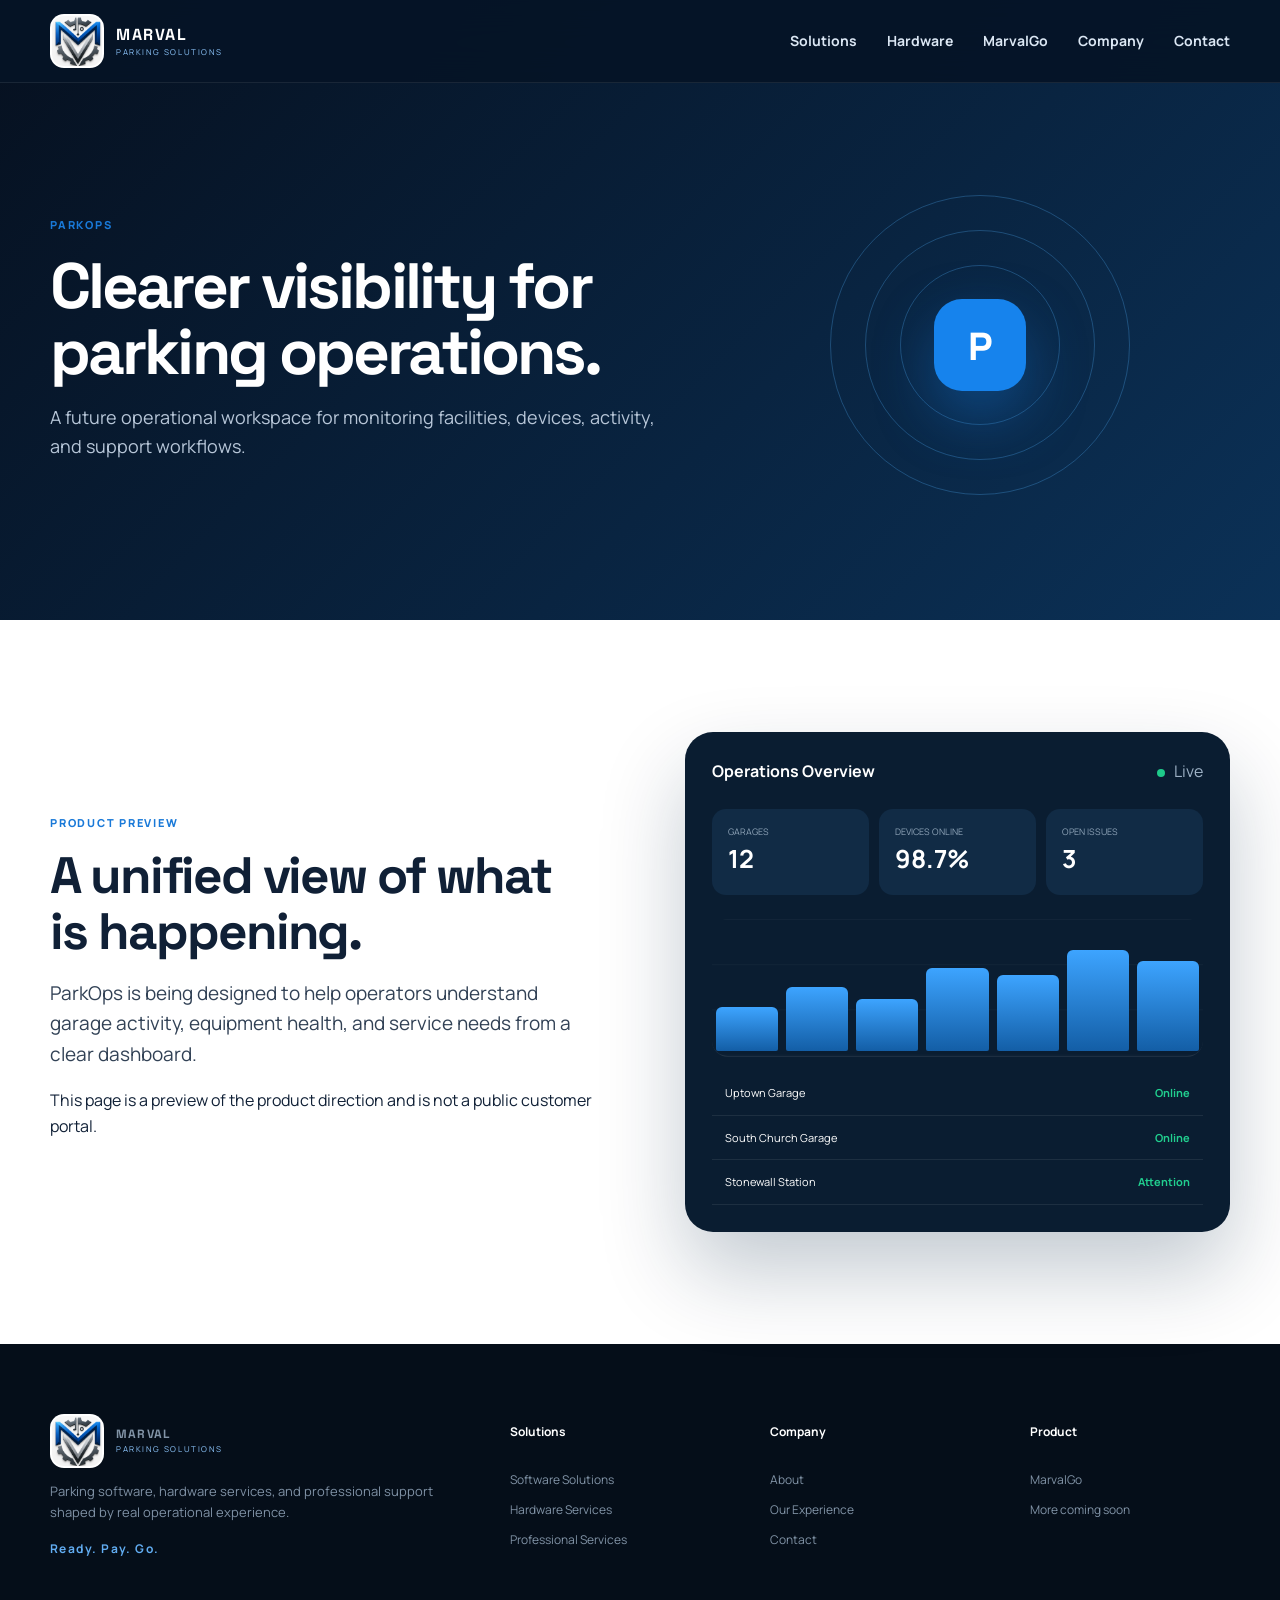
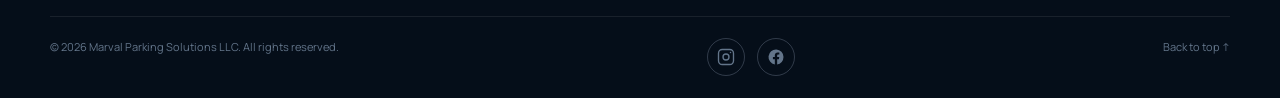
<file: parkops.html>
<!doctype html><html lang="en"><head><meta charset="utf-8"><meta name="viewport" content="width=device-width,initial-scale=1"><meta name="theme-color" content="#061427"><meta name="description" content="ParkOps parking operations dashboard preview."><title>ParkOps | Marval Parking Solutions</title><link rel="icon" href="assets/favicon.png"><link rel="preconnect" href="https://fonts.googleapis.com"><link rel="preconnect" href="https://fonts.gstatic.com" crossorigin><link href="https://fonts.googleapis.com/css2?family=Manrope:wght@400;500;600;700;800&family=Space+Grotesk:wght@600;700&display=swap" rel="stylesheet"><link rel="stylesheet" href="styles.css"></head><body id="top"><a class="skip-link" href="#main">Skip to content</a><header class="site-header"><div class="container nav"><a class="brand" href="index.html" aria-label="Marval Parking Solutions home"><img src="assets/marval-emblem.png" alt=""><span><b>MARVAL</b><small>PARKING SOLUTIONS</small></span></a><button class="menu-toggle" aria-label="Open menu" aria-expanded="false"><span></span><span></span><span></span></button><nav class="primary-nav"><a href="solutions.html">Solutions</a><a href="hardware.html">Hardware</a><a href="marvalgo.html">MarvalGo</a><a href="company.html">Company</a><a href="contact.html">Contact</a></nav></div></header><main id="main"><section class="page-hero"><div class="container page-hero-grid"><div><small>PARKOPS</small><h1>Clearer visibility for parking operations.</h1><p>A future operational workspace for monitoring facilities, devices, activity, and support workflows.</p></div><div class="orbit"><span>P</span><i></i><i></i><i></i></div></div></section><section class="section"><div class="container split-grid"><div><small class="kicker">PRODUCT PREVIEW</small><h2>A unified view of what is happening.</h2><p class="lead">ParkOps is being designed to help operators understand garage activity, equipment health, and service needs from a clear dashboard.</p><p>This page is a preview of the product direction and is not a public customer portal.</p></div><div class="dashboard"><div class="dash-head"><b>Operations Overview</b><span><i></i> Live</span></div><div class="dash-metrics"><article><small>GARAGES</small><b>12</b></article><article><small>DEVICES ONLINE</small><b>98.7%</b></article><article><small>OPEN ISSUES</small><b>3</b></article></div><div class="bars"><span style="height:38%"></span><span style="height:56%"></span><span style="height:45%"></span><span style="height:72%"></span><span style="height:66%"></span><span style="height:88%"></span><span style="height:78%"></span></div><div class="dash-list"><div><span>Uptown Garage</span><b>Online</b></div><div><span>South Church Garage</span><b>Online</b></div><div><span>Stonewall Station</span><b>Attention</b></div></div></div></div></section></main><footer class="site-footer"><div class="container footer-grid"><div class="footer-brand"><a class="brand" href="index.html"><img src="assets/marval-emblem.png" alt=""><span><b>MARVAL</b><small>PARKING SOLUTIONS</small></span></a><p>Parking software, hardware services, and professional support shaped by real operational experience.</p><strong>Ready. Pay. Go.</strong></div><div><h4>Solutions</h4><a href="solutions.html">Software Solutions</a><a href="hardware.html">Hardware Services</a><a href="solutions.html#professional">Professional Services</a></div><div><h4>Company</h4><a href="company.html">About</a><a href="company.html#experience">Our Experience</a><a href="contact.html">Contact</a></div><div><h4>Product</h4><a href="marvalgo.html">MarvalGo</a><span>More coming soon</span></div></div><div class="container footer-bottom"><span>&copy; <span id="year"></span> Marval Parking Solutions LLC. All rights reserved.</span>
<div class="marval-footer-social" aria-label="Marval social media">
  <a href="https://www.instagram.com/marvalparkingsolutions/"
     target="_blank" rel="noopener noreferrer"
     aria-label="Marval Parking Solutions on Instagram"
     title="Instagram">
    <svg viewBox="0 0 24 24" fill="none" stroke="currentColor"
         stroke-width="1.8" stroke-linecap="round" stroke-linejoin="round"
         aria-hidden="true">
      <rect x="2" y="2" width="20" height="20" rx="5"/>
      <circle cx="12" cy="12" r="4"/>
      <circle cx="18" cy="6" r="1" fill="currentColor" stroke="none"/>
    </svg>
  </a>
  <a href="https://www.facebook.com/marvalparkingsolutions"
     target="_blank" rel="noopener noreferrer"
     aria-label="Marval Parking Solutions on Facebook"
     title="Facebook">
    <svg viewBox="0 0 24 24" fill="currentColor" aria-hidden="true">
      <path d="M22 12a10 10 0 1 0-11.56 9.88v-6.99H7.9V12h2.54V9.8c0-2.51 1.49-3.9 3.77-3.9 1.09 0 2.23.19 2.23.19v2.46h-1.26c-1.24 0-1.63.77-1.63 1.56V12h2.78l-.44 2.89h-2.34v6.99A10 10 0 0 0 22 12Z"/>
    </svg>
  </a>
</div><a href="#top">Back to top ↑</a></div></footer><script src="app.js"></script></body></html>
</file>
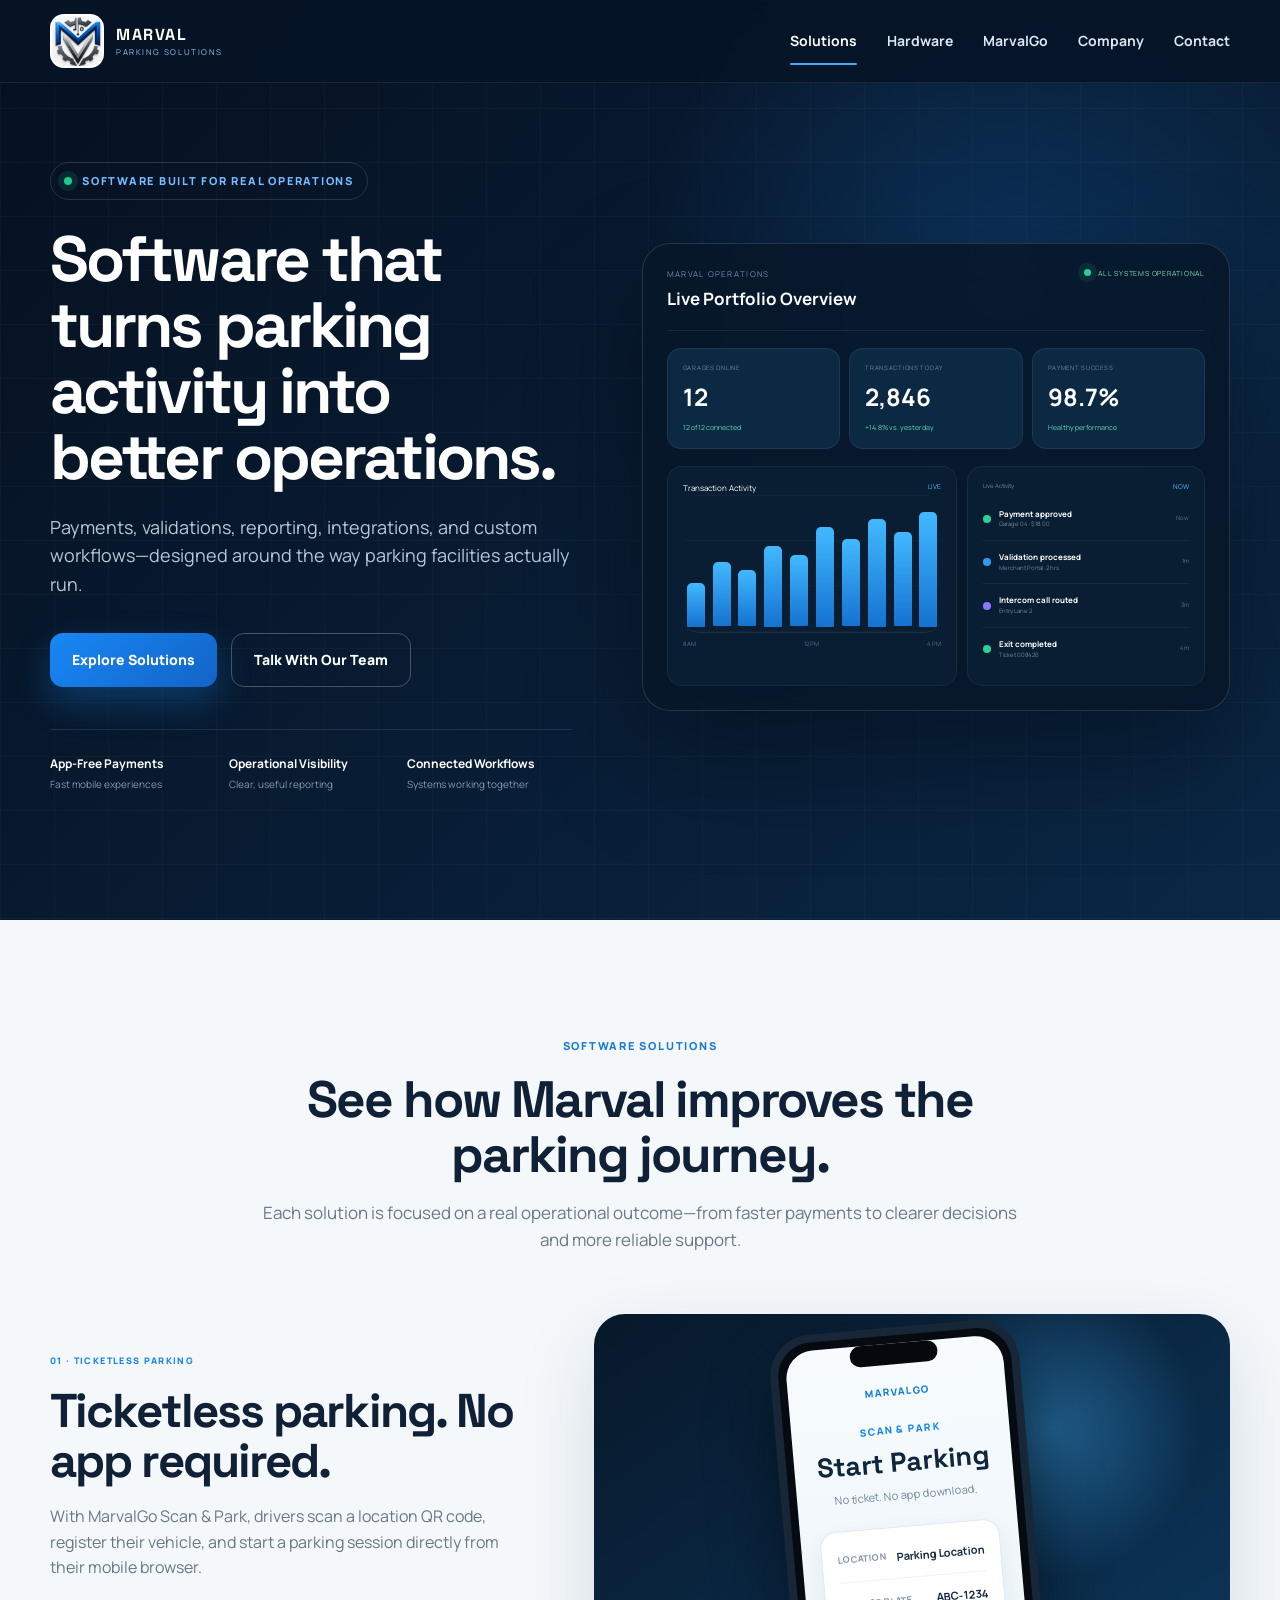
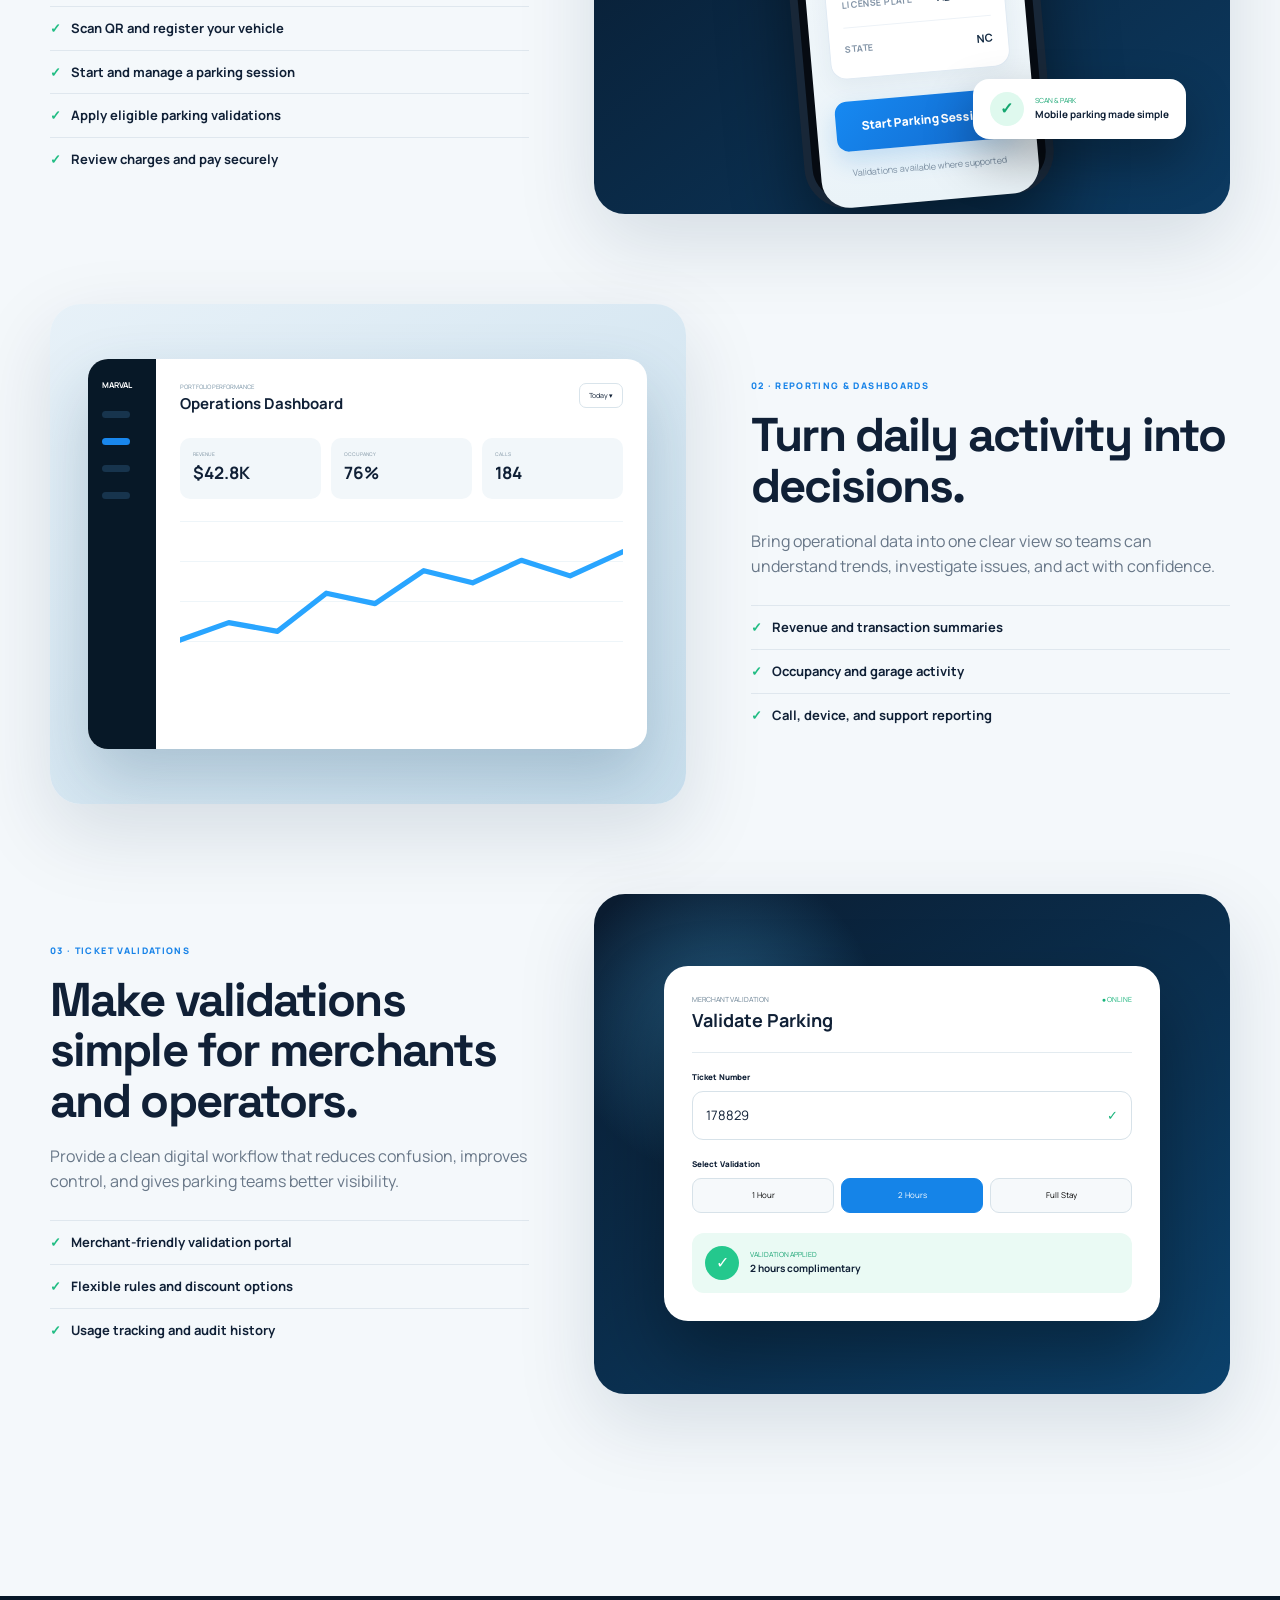
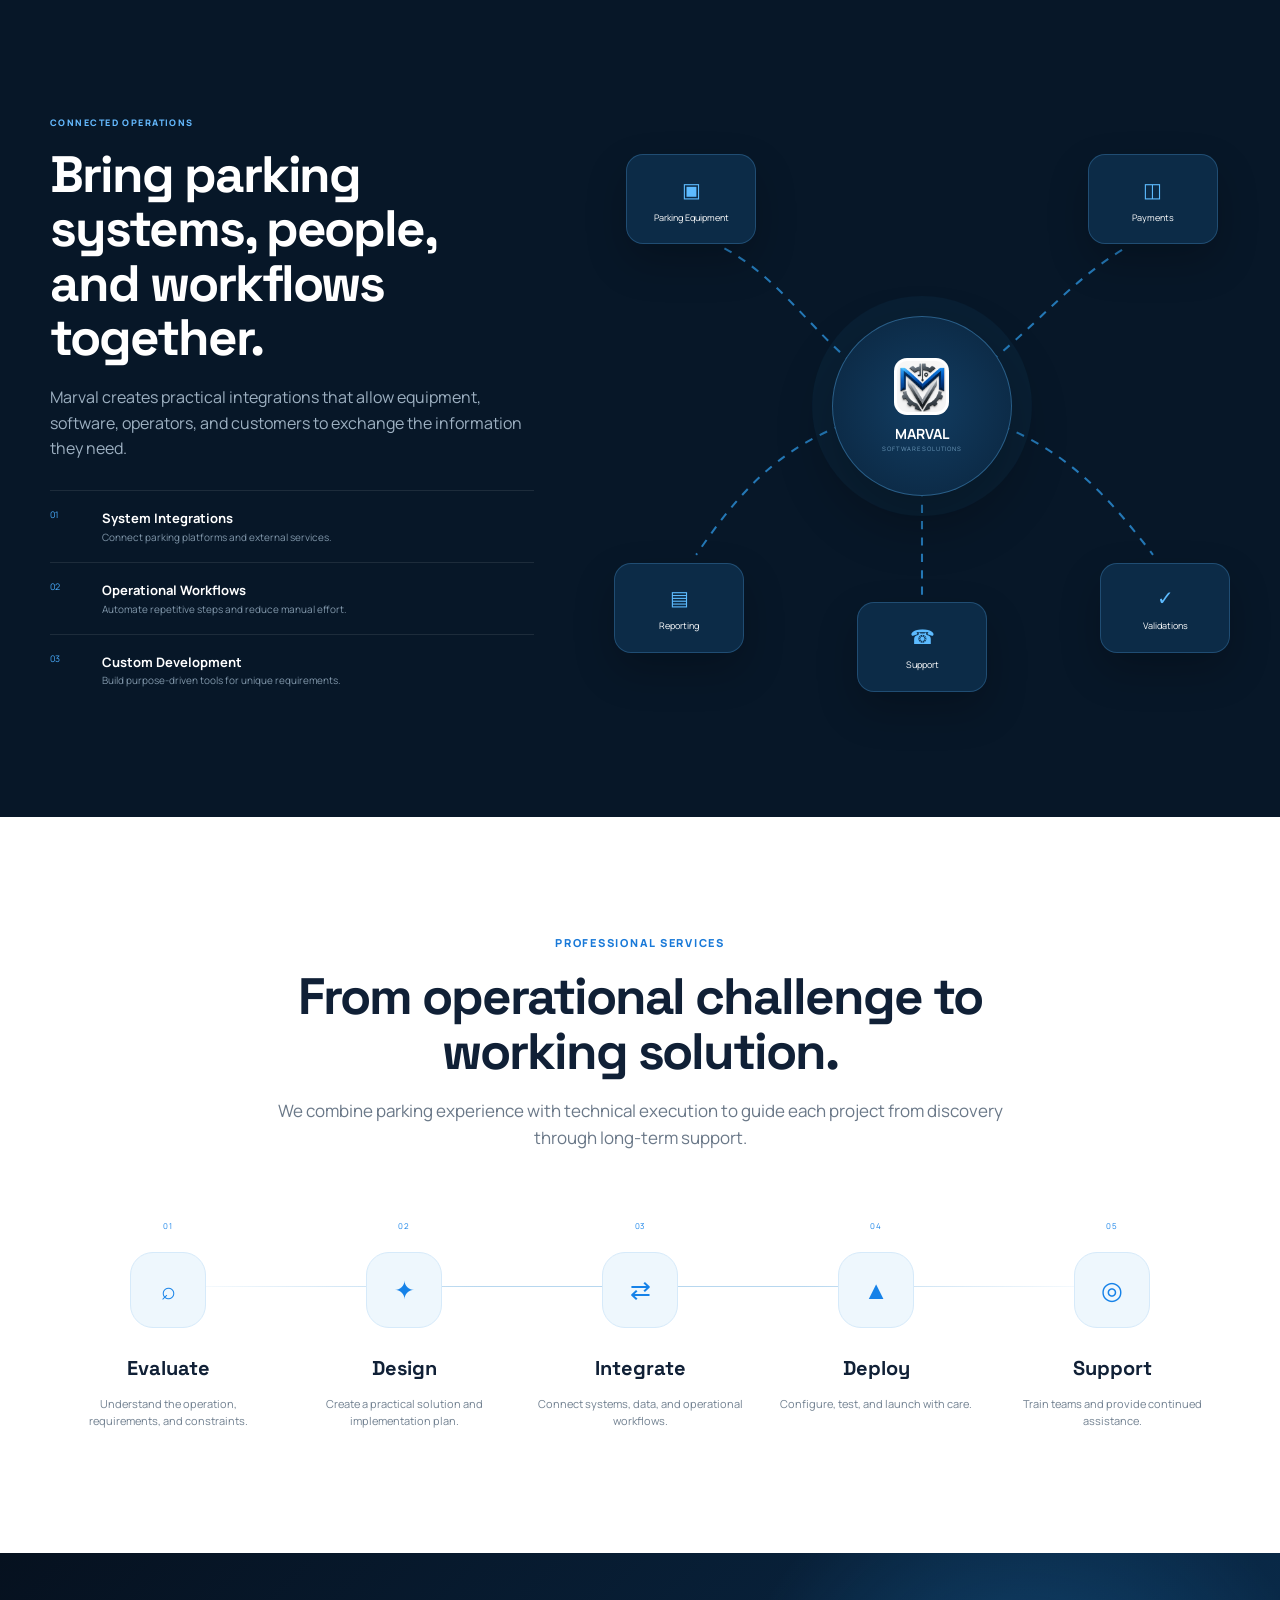
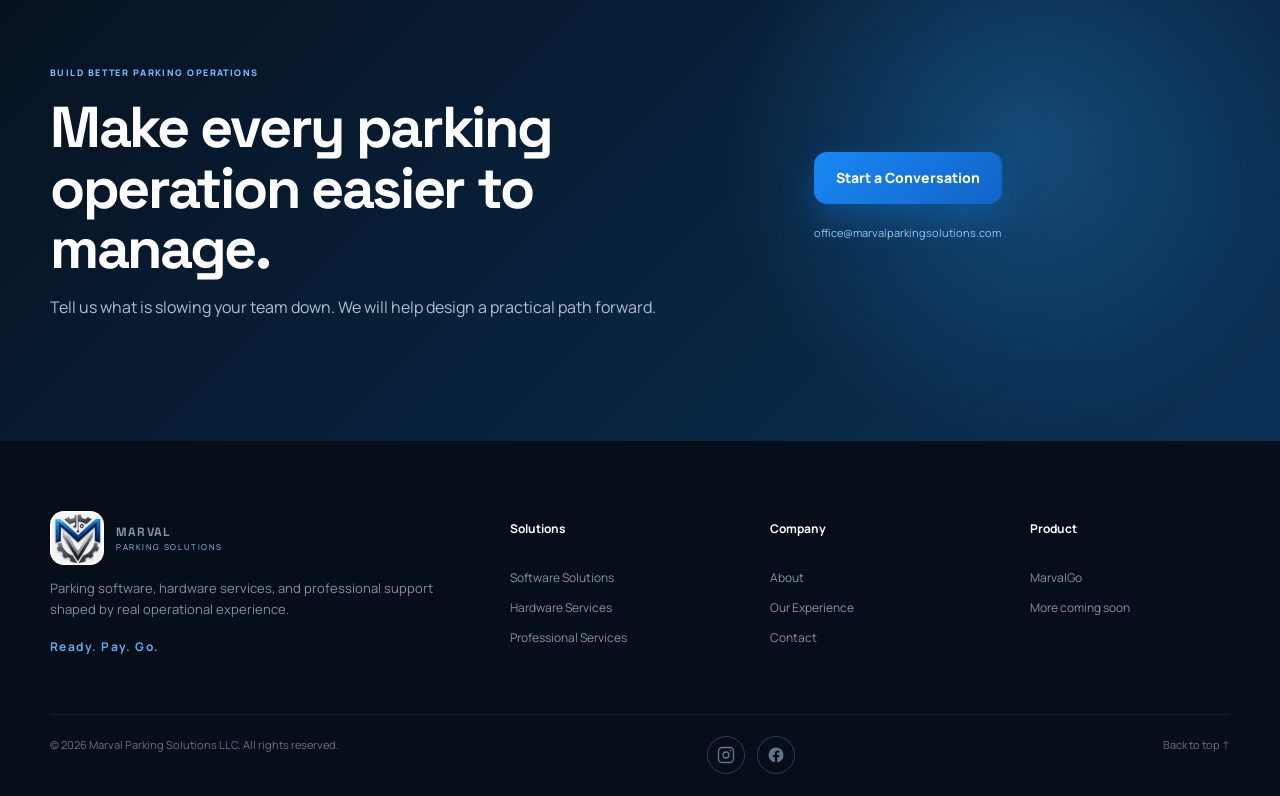
<file: solutions.html>
<!doctype html>
<html lang="en">
<head>
  <meta charset="utf-8">
  <meta name="viewport" content="width=device-width,initial-scale=1">
  <meta name="theme-color" content="#061427">
  <meta name="description" content="Parking software, integrations, dashboards, validations, and professional services from Marval Parking Solutions.">
  <title>Software Solutions | Marval Parking Solutions</title>
  <link rel="icon" href="assets/favicon.png">
  <link rel="preconnect" href="https://fonts.googleapis.com">
  <link rel="preconnect" href="https://fonts.gstatic.com" crossorigin>
  <link href="https://fonts.googleapis.com/css2?family=Manrope:wght@400;500;600;700;800&family=Space+Grotesk:wght@600;700&display=swap" rel="stylesheet">
  <link rel="stylesheet" href="styles.css">
</head>
<body id="top">
<a class="skip-link" href="#main">Skip to content</a>
<header class="site-header"><div class="container nav"><a class="brand" href="index.html" aria-label="Marval Parking Solutions home"><img src="assets/marval-emblem.png" alt=""><span><b>MARVAL</b><small>PARKING SOLUTIONS</small></span></a><button class="menu-toggle" aria-label="Open menu" aria-expanded="false"><span></span><span></span><span></span></button><nav class="primary-nav"><a class="current" href="solutions.html">Solutions</a><a href="hardware.html">Hardware</a><a href="marvalgo.html">MarvalGo</a><a href="company.html">Company</a><a href="contact.html">Contact</a></nav></div></header>

<main id="main">
  <section class="solutions-hero">
    <div class="solutions-grid-bg"></div>
    <div class="container solutions-hero-grid">
      <div class="solutions-hero-copy">
        <span class="eyebrow"><i></i> SOFTWARE BUILT FOR REAL OPERATIONS</span>
        <h1>Software that turns parking activity into better operations.</h1>
        <p>Payments, validations, reporting, integrations, and custom workflows—designed around the way parking facilities actually run.</p>
        <div class="actions"><a class="btn primary" href="#solutions-showcase">Explore Solutions</a><a class="btn secondary" href="contact.html">Talk With Our Team</a></div>
        <div class="solutions-proof"><div><b>App-Free Payments</b><span>Fast mobile experiences</span></div><div><b>Operational Visibility</b><span>Clear, useful reporting</span></div><div><b>Connected Workflows</b><span>Systems working together</span></div></div>
      </div>

      <div class="solutions-command" aria-label="Animated parking operations dashboard">
        <div class="command-top"><div><small>MARVAL OPERATIONS</small><b>Live Portfolio Overview</b></div><span><i></i> ALL SYSTEMS OPERATIONAL</span></div>
        <div class="command-metrics">
          <article><small>GARAGES ONLINE</small><strong>12</strong><em>12 of 12 connected</em></article>
          <article><small>TRANSACTIONS TODAY</small><strong>2,846</strong><em>+14.8% vs. yesterday</em></article>
          <article><small>PAYMENT SUCCESS</small><strong>98.7%</strong><em>Healthy performance</em></article>
        </div>
        <div class="command-body">
          <div class="activity-chart"><div class="chart-head"><span>Transaction Activity</span><small>LIVE</small></div><div class="bars"><i style="--h:38%"></i><i style="--h:56%"></i><i style="--h:49%"></i><i style="--h:70%"></i><i style="--h:62%"></i><i style="--h:87%"></i><i style="--h:76%"></i><i style="--h:94%"></i><i style="--h:82%"></i><i style="--h:100%"></i></div><div class="chart-labels"><span>8 AM</span><span>12 PM</span><span>4 PM</span></div></div>
          <div class="live-feed"><div class="chart-head"><span>Live Activity</span><small>NOW</small></div><ul><li><i class="ok"></i><p><b>Payment approved</b><span>Garage 04 · $18.00</span></p><em>Now</em></li><li><i class="blue"></i><p><b>Validation processed</b><span>Merchant Portal · 2 hrs</span></p><em>1m</em></li><li><i class="violet"></i><p><b>Intercom call routed</b><span>Entry Lane 2</span></p><em>3m</em></li><li><i class="ok"></i><p><b>Exit completed</b><span>Ticket 008426</span></p><em>4m</em></li></ul></div>
        </div>
      </div>
    </div>
  </section>

  <section id="solutions-showcase" class="solutions-showcase section">
    <div class="container">
      <div class="heading centered"><small>SOFTWARE SOLUTIONS</small><h2>See how Marval improves the parking journey.</h2><p>Each solution is focused on a real operational outcome—from faster payments to clearer decisions and more reliable support.</p></div>

      <article class="solution-feature">
  <div class="solution-copy">
    <span>01 · TICKETLESS PARKING</span>
    <h3>Ticketless parking. No app required.</h3>
    <p>With MarvalGo Scan &amp; Park, drivers scan a location QR code, register their vehicle, and start a parking session directly from their mobile browser.</p>
    <ul>
      <li>Scan QR and register your vehicle</li>
      <li>Start and manage a parking session</li>
      <li>Apply eligible parking validations</li>
      <li>Review charges and pay securely</li>
    </ul>
  </div>

  <div class="solution-visual payment-demo">
    <div class="phone-shell">
      <div class="phone-notch"></div>

      <div class="phone-screen marval-ticketless-screen">
        <small>MARVALGO</small>

        <div class="marval-ticketless-heading">
          <span>SCAN &amp; PARK</span>
          <strong>Start Parking</strong>
          <p>No ticket. No app download.</p>
        </div>

        <div class="marval-ticketless-details">
          <div>
            <small>LOCATION</small>
            <b>Parking Location</b>
          </div>
          <div>
            <small>LICENSE PLATE</small>
            <b>ABC-1234</b>
          </div>
          <div>
            <small>STATE</small>
            <b>NC</b>
          </div>
        </div>

        <div class="marval-ticketless-action">
          Start Parking Session
        </div>

        <em>Validations available where supported</em>
      </div>
    </div>

    <div class="floating-payment marval-ticketless-floating">
      <i>&#10003;</i>
      <p>
        <small>SCAN &amp; PARK</small>
        <b>Mobile parking made simple</b>
      </p>
    </div>
  </div>
</article>

      <article class="solution-feature reverse">
        <div class="solution-copy"><span>02 · REPORTING & DASHBOARDS</span><h3>Turn daily activity into decisions.</h3><p>Bring operational data into one clear view so teams can understand trends, investigate issues, and act with confidence.</p><ul><li>Revenue and transaction summaries</li><li>Occupancy and garage activity</li><li>Call, device, and support reporting</li></ul></div>
        <div class="solution-visual dashboard-demo"><div class="mini-dashboard"><div class="mini-nav"><b>MARVAL</b><i></i><i></i><i></i><i></i></div><div class="mini-main"><div class="mini-head"><p><small>PORTFOLIO PERFORMANCE</small><b>Operations Dashboard</b></p><span>Today ▾</span></div><div class="mini-kpis"><div><small>REVENUE</small><strong>$42.8K</strong></div><div><small>OCCUPANCY</small><strong>76%</strong></div><div><small>CALLS</small><strong>184</strong></div></div><div class="mini-chart"><svg viewBox="0 0 500 150" preserveAspectRatio="none"><polyline points="0,120 55,100 110,110 165,66 220,78 275,40 330,54 385,28 440,46 500,18" fill="none" stroke="#29a5ff" stroke-width="6" stroke-linecap="round" stroke-linejoin="round"/></svg></div></div></div></div>
      </article>

      <article class="solution-feature">
        <div class="solution-copy"><span>03 · TICKET VALIDATIONS</span><h3>Make validations simple for merchants and operators.</h3><p>Provide a clean digital workflow that reduces confusion, improves control, and gives parking teams better visibility.</p><ul><li>Merchant-friendly validation portal</li><li>Flexible rules and discount options</li><li>Usage tracking and audit history</li></ul></div>
        <div class="solution-visual validation-demo"><div class="validation-card"><div class="validation-head"><p><small>MERCHANT VALIDATION</small><b>Validate Parking</b></p><span>● ONLINE</span></div><label>Ticket Number</label><div class="ticket-input"><span>178829</span><i>✓</i></div><label>Select Validation</label><div class="validation-options"><button>1 Hour</button><button class="selected">2 Hours</button><button>Full Stay</button></div><div class="validation-result"><i>✓</i><p><small>VALIDATION APPLIED</small><b>2 hours complimentary</b></p></div></div></div>
      </article>
    </div>
  </section>

  <section class="connected-section section">
    <div class="container connected-grid">
      <div class="connected-copy"><small>CONNECTED OPERATIONS</small><h2>Bring parking systems, people, and workflows together.</h2><p>Marval creates practical integrations that allow equipment, software, operators, and customers to exchange the information they need.</p><div class="connected-points"><div><span>01</span><p><b>System Integrations</b><small>Connect parking platforms and external services.</small></p></div><div><span>02</span><p><b>Operational Workflows</b><small>Automate repetitive steps and reduce manual effort.</small></p></div><div><span>03</span><p><b>Custom Development</b><small>Build purpose-driven tools for unique requirements.</small></p></div></div></div>
      <div class="connection-map"><div class="map-core"><img src="assets/marval-emblem.png" alt=""><b>MARVAL</b><small>SOFTWARE SOLUTIONS</small></div><div class="map-node node-a"><i>▣</i><span>Parking Equipment</span></div><div class="map-node node-b"><i>◫</i><span>Payments</span></div><div class="map-node node-c"><i>▤</i><span>Reporting</span></div><div class="map-node node-d"><i>✓</i><span>Validations</span></div><div class="map-node node-e"><i>☎</i><span>Support</span></div><svg viewBox="0 0 600 520" aria-hidden="true"><path d="M300 260 C205 220 180 145 105 105"/><path d="M300 260 C390 215 430 145 500 105"/><path d="M300 260 C175 275 125 340 80 405"/><path d="M300 260 C420 275 475 340 525 405"/><path d="M300 260 C300 355 300 390 300 475"/></svg></div>
    </div>
  </section>

  <section id="professional" class="services-process section">
    <div class="container">
      <div class="heading centered"><small>PROFESSIONAL SERVICES</small><h2>From operational challenge to working solution.</h2><p>We combine parking experience with technical execution to guide each project from discovery through long-term support.</p></div>
      <div class="process-line"><article><span>01</span><i>⌕</i><h3>Evaluate</h3><p>Understand the operation, requirements, and constraints.</p></article><article><span>02</span><i>✦</i><h3>Design</h3><p>Create a practical solution and implementation plan.</p></article><article><span>03</span><i>⇄</i><h3>Integrate</h3><p>Connect systems, data, and operational workflows.</p></article><article><span>04</span><i>▲</i><h3>Deploy</h3><p>Configure, test, and launch with care.</p></article><article><span>05</span><i>◎</i><h3>Support</h3><p>Train teams and provide continued assistance.</p></article></div>
    </div>
  </section>

  <section class="solutions-cta"><div class="container solutions-cta-grid"><div><small>BUILD BETTER PARKING OPERATIONS</small><h2>Make every parking operation easier to manage.</h2><p>Tell us what is slowing your team down. We will help design a practical path forward.</p></div><div><a class="btn primary" href="contact.html">Start a Conversation</a><a href="mailto:office@marvalparkingsolutions.com">office@marvalparkingsolutions.com</a></div></div></section>
</main>

<footer class="site-footer"><div class="container footer-grid"><div class="footer-brand"><a class="brand" href="index.html"><img src="assets/marval-emblem.png" alt=""><span><b>MARVAL</b><small>PARKING SOLUTIONS</small></span></a><p>Parking software, hardware services, and professional support shaped by real operational experience.</p><strong>Ready. Pay. Go.</strong></div><div><h4>Solutions</h4><a href="solutions.html">Software Solutions</a><a href="hardware.html">Hardware Services</a><a href="solutions.html#professional">Professional Services</a></div><div><h4>Company</h4><a href="company.html">About</a><a href="company.html#experience">Our Experience</a><a href="contact.html">Contact</a></div><div><h4>Product</h4><a href="marvalgo.html">MarvalGo</a><span>More coming soon</span></div></div><div class="container footer-bottom"><span>&copy; <span id="year"></span> Marval Parking Solutions LLC. All rights reserved.</span>
<div class="marval-footer-social" aria-label="Marval social media">
  <a href="https://www.instagram.com/marvalparkingsolutions/"
     target="_blank" rel="noopener noreferrer"
     aria-label="Marval Parking Solutions on Instagram"
     title="Instagram">
    <svg viewBox="0 0 24 24" fill="none" stroke="currentColor"
         stroke-width="1.8" stroke-linecap="round" stroke-linejoin="round"
         aria-hidden="true">
      <rect x="2" y="2" width="20" height="20" rx="5"/>
      <circle cx="12" cy="12" r="4"/>
      <circle cx="18" cy="6" r="1" fill="currentColor" stroke="none"/>
    </svg>
  </a>
  <a href="https://www.facebook.com/marvalparkingsolutions"
     target="_blank" rel="noopener noreferrer"
     aria-label="Marval Parking Solutions on Facebook"
     title="Facebook">
    <svg viewBox="0 0 24 24" fill="currentColor" aria-hidden="true">
      <path d="M22 12a10 10 0 1 0-11.56 9.88v-6.99H7.9V12h2.54V9.8c0-2.51 1.49-3.9 3.77-3.9 1.09 0 2.23.19 2.23.19v2.46h-1.26c-1.24 0-1.63.77-1.63 1.56V12h2.78l-.44 2.89h-2.34v6.99A10 10 0 0 0 22 12Z"/>
    </svg>
  </a>
</div><a href="#top">Back to top ↑</a></div></footer>
<script src="app.js"></script>
</body></html>
</file>
<file: styles.css>
:root{--navy:#061427;--navy2:#0a2038;--blue:#1683ed;--blue2:#53b3ff;--cyan:#55d4ff;--text:#102036;--muted:#667587;--line:#dfe7ef;--surface:#f3f7fb;--white:#fff;--success:#20c989;--shadow:0 28px 80px rgba(10,39,70,.13)}
*{box-sizing:border-box}html{scroll-behavior:smooth}body{margin:0;font-family:Manrope,Arial,sans-serif;color:var(--text);line-height:1.6;overflow-x:hidden}a{text-decoration:none;color:inherit}img{display:block;max-width:100%}button,input,textarea,select{font:inherit}.container{width:min(1180px,calc(100% - 40px));margin:auto}.skip-link{position:fixed;top:-100px;left:16px;background:#fff;padding:10px 15px;z-index:999}.skip-link:focus{top:16px}
.site-header{position:fixed;inset:0 0 auto;z-index:100;background:rgba(6,20,39,.92);border-bottom:1px solid rgba(255,255,255,.08);backdrop-filter:blur(18px)}.nav{height:82px;display:flex;align-items:center;gap:32px}.brand{display:flex;align-items:center;gap:12px;color:#fff}.brand img{width:54px;height:54px;object-fit:cover;border-radius:14px;background:#fff;padding:2px}.brand span{display:flex;flex-direction:column;line-height:1}.brand b{font-family:'Space Grotesk';letter-spacing:.1em}.brand small{font-size:8px;letter-spacing:.2em;color:#8fc8ff;margin-top:5px}.primary-nav{display:flex;gap:30px;margin-left:auto}.primary-nav a{color:#dbe7f4;font-size:14px;font-weight:700}.primary-nav a:hover{color:#fff}.menu-toggle{display:none;margin-left:auto;background:none;border:0;padding:8px}.menu-toggle span{display:block;width:24px;height:2px;background:#fff;margin:5px}
.hero{min-height:900px;background:linear-gradient(135deg,#06101f,#0a2745);color:#fff;padding-top:82px;position:relative;overflow:hidden}.hero-grid-bg{position:absolute;inset:0;background-image:linear-gradient(rgba(255,255,255,.025) 1px,transparent 1px),linear-gradient(90deg,rgba(255,255,255,.025) 1px,transparent 1px);background-size:56px 56px}.hero-grid{min-height:735px;display:grid;grid-template-columns:1fr 1.05fr;gap:70px;align-items:center;position:relative}.eyebrow{display:inline-flex;gap:10px;align-items:center;border:1px solid rgba(255,255,255,.13);border-radius:999px;padding:9px 13px;font-size:11px;letter-spacing:.16em;color:#78bdff;font-weight:800}.eyebrow i{width:8px;height:8px;border-radius:50%;background:var(--success);box-shadow:0 0 0 6px rgba(32,201,137,.12)}h1,h2,h3{font-family:'Space Grotesk',sans-serif}.hero h1{font-size:clamp(48px,5.2vw,76px);line-height:1.02;letter-spacing:-.045em;margin:28px 0 22px}.hero-copy>p{font-size:18px;color:#b7c6d8;max-width:650px}.actions{display:flex;gap:14px;margin:34px 0 42px}.btn{display:inline-flex;align-items:center;justify-content:center;border-radius:13px;padding:15px 22px;font-weight:800;font-size:14px;border:0;cursor:pointer}.primary{background:linear-gradient(135deg,#1887f5,#1264c6);color:#fff;box-shadow:0 15px 35px rgba(24,135,245,.3)}.secondary{border:1px solid rgba(255,255,255,.25);color:#fff}.proof{display:grid;grid-template-columns:repeat(3,1fr);gap:14px;border-top:1px solid rgba(255,255,255,.1);padding-top:24px}.proof b,.proof span{display:block}.proof b{font-size:13px}.proof span{font-size:11px;color:#8395aa}
.journey-card{position:relative;border:1px solid rgba(255,255,255,.13);background:rgba(8,24,43,.8);border-radius:30px;padding:18px;box-shadow:0 45px 100px rgba(0,0,0,.3)}.journey-head{display:flex;justify-content:space-between;color:#91a4b8;font-size:10px;letter-spacing:.13em;padding:6px 6px 15px}.journey-head b{font-weight:600}.journey-head i{display:inline-block;width:7px;height:7px;background:var(--success);border-radius:50%;margin-right:6px}.garage-scene{height:285px;border-radius:20px;background:linear-gradient(#213c57 0 55%,#17283a 55%);position:relative;overflow:hidden}.garage-scene:after{content:'';position:absolute;left:5%;right:5%;bottom:32px;height:4px;background:repeating-linear-gradient(90deg,#fff 0 37px,transparent 37px 70px);opacity:.55}.car{position:absolute;width:90px;height:35px;background:#1688ee;border-radius:22px 25px 8px 8px;bottom:47px;left:80px;animation:drive 8s ease-in-out infinite}.car span{position:absolute;width:44px;height:18px;background:#65bdf5;left:23px;top:-14px;border-radius:18px 23px 2px 2px}.car i{position:absolute;width:16px;height:16px;border-radius:50%;background:#07111c;border:4px solid #405163;bottom:-7px}.car i:nth-of-type(1){left:14px}.car i:nth-of-type(2){right:14px}@keyframes drive{0%,15%{left:-120px}30%,55%{left:95px}75%,100%{left:520px}}.station{position:absolute;width:50px;height:104px;background:#d6e1ea;left:210px;bottom:20px;border-radius:7px}.station span{position:absolute;width:27px;height:23px;background:#0e3453;border:3px solid #1687ed;left:11px;top:16px}.barrier{position:absolute;width:30px;height:77px;background:#dce7ef;right:100px;bottom:20px;border-radius:6px}.barrier span{position:absolute;width:145px;height:10px;background:repeating-linear-gradient(90deg,#fff 0 25px,#ee5357 25px 45px);left:18px;top:18px;border-radius:5px;transform-origin:left;animation:gate 8s infinite}.barrier i{position:absolute;width:10px;height:10px;background:#ff5c61;border-radius:50%;left:10px;top:10px}@keyframes gate{0%,55%{transform:rotate(0)}65%,85%{transform:rotate(-70deg)}95%,100%{transform:rotate(0)}}.exit-sign{position:absolute;right:28px;top:25px;background:#1775d4;padding:7px 12px;border-radius:5px;font-size:11px}.journey-steps{display:grid;grid-template-columns:1fr 1fr;gap:8px;margin-top:12px}.journey-steps article{display:flex;gap:9px;align-items:center;border:1px solid rgba(255,255,255,.07);background:rgba(255,255,255,.035);padding:10px;border-radius:13px}.journey-steps article>span{width:26px;height:26px;border-radius:8px;background:#172d43;color:#71859a;display:grid;place-items:center;font-size:11px}.journey-steps b,.journey-steps small{display:block}.journey-steps b{font-size:10px}.journey-steps small{font-size:8px;color:#7e91a6}.journey-steps .active{border-color:rgba(84,171,255,.38);background:rgba(22,122,224,.14)}.journey-steps .active>span{background:#1784f2;color:#fff}.payment-badge{position:absolute;left:-25px;bottom:90px;background:#fff;color:#102036;border-radius:14px;padding:11px 14px;display:flex;gap:10px;box-shadow:0 22px 50px rgba(0,0,0,.28);font-style:normal}.payment-badge>span b,.payment-badge>span small{display:block}.payment-badge b{font-size:10px}.payment-badge small{font-size:8px;color:#788596}.tagbar{position:absolute;bottom:0;left:0;right:0;background:rgba(3,12,23,.72);border-top:1px solid rgba(255,255,255,.08)}.tagbar .container{height:80px;display:flex;align-items:center;gap:16px}.tagbar i{width:5px;height:5px;border-radius:50%;background:#258ce9}.tagbar span{margin-left:auto;color:#8ba0b6;font-size:13px}
.section{padding:112px 0}.light{background:var(--surface)}.dark-section{background:#071728;color:#fff}.heading{max-width:780px;margin-bottom:52px}.heading small,.kicker,.page-hero small{font-size:11px;letter-spacing:.16em;color:#1979d8;font-weight:800}.heading h2,.split-grid h2,.product-grid h2,.company-grid h2,.contact-grid h2{font-size:clamp(38px,4vw,58px);line-height:1.08;letter-spacing:-.04em;margin:14px 0 17px}.heading p,.split-heading>p{color:var(--muted);font-size:17px}.service-cards{display:grid;grid-template-columns:repeat(3,1fr);gap:18px}.service-cards article{border:1px solid var(--line);border-radius:26px;padding:34px;min-height:545px;display:flex;flex-direction:column;position:relative;box-shadow:0 10px 35px rgba(18,48,80,.05)}.service-cards article.featured{background:linear-gradient(145deg,#0a2038,#0c365f);color:#fff;border-color:#164c7b}.service-cards em{position:absolute;right:28px;top:25px;font-style:normal;color:#9ba8b7;font-size:12px}.service-icon{width:63px;height:63px;border-radius:18px;background:#e8f3fd;display:grid;place-items:center;font-size:27px;color:#167ad9;margin-bottom:28px}.featured .service-icon{background:#163b5e;color:#fff}.service-cards h3{font-size:27px;margin:0 0 13px}.service-cards p{color:var(--muted)}.featured p{color:#b6c8da}.service-cards ul{list-style:none;margin:10px 0;padding:0;border-top:1px solid var(--line)}.featured ul{border-color:rgba(255,255,255,.12)}.service-cards li{padding:10px 0;border-bottom:1px solid var(--line);font-size:13px;font-weight:600}.featured li{border-color:rgba(255,255,255,.1)}.service-cards li:before{content:'✓';color:#1682e6;margin-right:8px}.service-cards a{margin-top:auto;color:#1679db;font-weight:800;font-size:13px}.featured a{color:#73bdff}.split-grid{display:grid;grid-template-columns:1fr 1fr;gap:90px;align-items:center}.ops-panel{min-height:530px;background:linear-gradient(145deg,#091a2c,#0d3154);border-radius:32px;padding:45px;position:relative}.ops-window{background:#fff;border-radius:20px;padding:25px}.ops-window small{font-size:9px;letter-spacing:.15em;color:#8190a0}.ops-window h3{display:flex;justify-content:space-between;font-size:18px;border-bottom:1px solid #e8edf2;padding-bottom:20px}.ops-window h3 i{width:12px;height:12px;background:var(--success);border-radius:50%;box-shadow:0 0 0 7px #daf6ec}.ops-window>div{display:flex;justify-content:space-between;padding:14px 0;border-bottom:1px solid #edf1f5;font-size:11px}.ops-window>div b{color:#16aa75}.ops-panel aside{position:absolute;left:25px;bottom:35px;background:#fff;padding:17px 22px;border-radius:17px}.ops-panel aside small,.ops-panel aside b{display:block}.ops-panel aside small{font-size:9px;color:#768394}.ops-panel aside b{font-size:28px}.lead{font-size:19px;color:#314155}.number-list{margin-top:28px}.number-list>div{display:grid;grid-template-columns:42px 1fr;gap:14px;padding:18px 0;border-top:1px solid #d9e1e9}.number-list span{font-size:11px;color:#1680e3;font-weight:800}.number-list p{margin:0;color:#697688;font-size:13px}.number-list b{display:block;color:#132033;font-size:15px}.split-heading{display:grid;grid-template-columns:1.2fr .8fr;gap:70px;align-items:end}.dark-section .heading p,.dark-section .split-heading>p{color:#9badbf}.hardware-grid{display:grid;grid-template-columns:1.2fr 1fr 1fr;gap:16px}.hardware-grid article{background:linear-gradient(145deg,#10263d,#0d1d2d);border:1px solid rgba(255,255,255,.08);border-radius:24px;padding:26px;min-height:370px}.hardware-grid article.gate-card{grid-row:span 2;min-height:756px}.hardware-grid article.wide{grid-column:span 2;display:grid;grid-template-columns:.8fr 1.2fr;align-items:center}.hardware-grid article>span{font-size:10px;letter-spacing:.16em;color:#57adf7;font-weight:800}.hardware-grid h3{font-size:24px;margin:7px 0}.hardware-grid p{color:#99aabd;font-size:13px}.gate-illustration{height:500px;position:relative}.road{position:absolute;left:-26px;right:-26px;bottom:0;height:170px;background:#17283a}.road:after{content:'';position:absolute;left:20px;right:20px;bottom:40px;height:4px;background:repeating-linear-gradient(90deg,#fff 0 30px,transparent 30px 58px);opacity:.5}.cabinet{position:absolute;width:70px;height:170px;background:#dfe8ef;left:65px;bottom:80px;border-radius:9px;z-index:2}.arm{position:absolute;width:320px;height:16px;background:repeating-linear-gradient(90deg,#fff 0 42px,#ef4f52 42px 74px);left:120px;bottom:202px;border-radius:8px;transform:rotate(-16deg);transform-origin:left;z-index:3}.device-art{height:210px;display:grid;place-items:center;font-size:76px;color:#6cb8f6}.rings{width:160px;height:160px;border:1px solid rgba(85,180,255,.28);border-radius:50%;display:grid;place-items:center;margin:auto;font-size:25px;font-weight:800;background:#1679d8;box-shadow:0 0 0 30px rgba(23,121,216,.08),0 0 0 60px rgba(23,121,216,.04)}.product-grid{display:grid;grid-template-columns:.9fr 1.1fr;gap:100px;align-items:center}.pill{display:inline-flex;padding:8px 13px;border-radius:999px;background:#e9f4ff;color:#1675d5;font-size:11px;letter-spacing:.15em;font-weight:800}.check-list{list-style:none;padding:0;margin:30px 0}.check-list li{padding:16px 0 16px 45px;border-top:1px solid var(--line);position:relative;color:#697688;font-size:13px}.check-list li:before{content:'✓';position:absolute;left:0;top:14px;width:29px;height:29px;border-radius:9px;background:#e1f6ee;color:#13a572;display:grid;place-items:center;font-weight:900}.check-list b{display:block;color:#132033;font-size:15px}.phone-stage{min-height:680px;display:grid;place-items:center;background:radial-gradient(circle,rgba(24,132,239,.2),transparent 62%)}.phone{width:305px;height:625px;background:#07111d;border-radius:47px;padding:12px;box-shadow:0 45px 90px rgba(10,35,68,.28)}.notch{position:absolute}.phone-screen{height:100%;border-radius:37px;background:linear-gradient(#f6faff,#eef5fb);padding:42px 20px 20px;text-align:center;position:relative;overflow:hidden}.phone-brand{display:flex;align-items:center;gap:10px;text-align:left}.phone-brand i{width:34px;height:34px;border-radius:10px;background:#1378d9;color:#fff;display:grid;place-items:center;font-style:normal;font-weight:800}.phone-brand b,.phone-brand small{display:block}.phone-brand small{font-size:8px;color:#708093}.scan-mark{font-size:80px;line-height:1.1;color:#1683e7;margin-top:32px}.phone-screen>small{font-size:9px;letter-spacing:.15em;color:#15906a;font-weight:800}.phone-screen h4{margin:5px}.phone-screen>strong{font-size:40px}.ticket-box{background:#fff;border:1px solid #e0e8ef;border-radius:14px;padding:4px 13px;margin:18px 0;text-align:left}.ticket-box span{display:flex;justify-content:space-between;padding:10px 0;border-bottom:1px solid #ecf0f4;font-size:10px}.ticket-box span:last-child{border:0}.phone-screen button{width:100%;border:0;background:#1479dc;color:#fff;border-radius:12px;padding:13px;font-weight:800}.success-card{margin-top:22px;background:#fff;padding:18px;border-radius:14px}.success-card i{display:grid;place-items:center;width:42px;height:42px;border-radius:50%;background:#def7ec;color:#17ae78;margin:auto;font-style:normal;font-size:23px}.success-card h3{font-size:17px;margin:5px}.why-grid,.process-grid,.detail-grid,.lifecycle-grid,.value-grid{display:grid;grid-template-columns:repeat(4,1fr);gap:15px}.why-grid article,.process-grid article,.detail-grid article,.lifecycle-grid article,.value-grid article{background:#fff;border:1px solid var(--line);border-radius:21px;padding:28px;min-height:230px}.why-grid span,.process-grid span,.detail-grid span,.lifecycle-grid span,.value-grid span{font-size:11px;color:#1780e3;font-weight:800}.why-grid h3,.process-grid h3,.detail-grid h3,.lifecycle-grid h3,.value-grid h3{font-size:21px;margin:42px 0 8px}.why-grid p,.process-grid p,.detail-grid p,.lifecycle-grid p,.value-grid p{font-size:13px;color:#6b7888}.cta-section{background:linear-gradient(135deg,#091b30,#0a345d);color:#fff;padding:100px 0}.cta-grid{display:grid;grid-template-columns:1.2fr .8fr;gap:80px;align-items:center}.cta-grid small{color:#77baff;letter-spacing:.16em;font-weight:800}.cta-grid h2{font-size:clamp(38px,4vw,58px);line-height:1.08;margin:14px 0}.cta-grid p{color:#afc1d4}.cta-grid>div:last-child{display:flex;flex-direction:column;gap:20px;align-items:flex-start}.light-btn{background:#fff;color:#102036}.cta-grid>div:last-child>a:last-child{font-weight:700}.page-hero{padding:180px 0 110px;background:linear-gradient(135deg,#06101f,#0b3157);color:#fff}.page-hero-grid{display:grid;grid-template-columns:1.1fr .9fr;gap:70px;align-items:center}.page-hero h1{font-size:clamp(48px,5vw,72px);line-height:1.03;letter-spacing:-.045em;margin:17px 0}.page-hero p{color:#b7c6d8;font-size:18px;max-width:650px}.orbit{height:330px;display:grid;place-items:center;position:relative}.orbit span{width:92px;height:92px;border-radius:28px;background:#1683ed;color:#fff;display:grid;place-items:center;font-size:38px;font-weight:800;z-index:2;box-shadow:0 25px 60px rgba(22,131,237,.35)}.orbit i{position:absolute;border:1px solid rgba(83,179,255,.28);border-radius:50%}.orbit i:nth-child(2){width:160px;height:160px}.orbit i:nth-child(3){width:230px;height:230px}.orbit i:nth-child(4){width:300px;height:300px}.detail-grid{grid-template-columns:repeat(3,1fr)}.stack-cards{display:grid;gap:14px}.stack-cards article{background:#fff;border:1px solid var(--line);border-radius:20px;padding:24px}.stack-cards b{font-size:18px}.stack-cards p{color:var(--muted);margin:6px 0}.lifecycle-grid{grid-template-columns:repeat(4,1fr)}.dark-section .lifecycle-grid article{background:#10253a;border-color:rgba(255,255,255,.08)}.dark-section .lifecycle-grid p{color:#9eafc1}.company-grid{display:grid;grid-template-columns:.85fr 1.15fr;gap:80px;align-items:center}.logo-panel{background:linear-gradient(145deg,#07192c,#0d365e);border-radius:30px;padding:45px;min-height:480px;display:grid;place-items:center}.logo-panel img{background:#fff;border-radius:24px;padding:16px}.value-grid{grid-template-columns:repeat(3,1fr);margin-top:35px}.contact-grid{display:grid;grid-template-columns:.9fr 1.1fr;gap:80px}.contact-info{margin-top:38px}.contact-info article{padding:18px 0;border-top:1px solid var(--line)}.contact-info small{display:block;font-size:9px;letter-spacing:.14em;color:#748195;margin-bottom:5px}.contact-info a,.contact-info span{font-weight:700;font-size:14px}.contact-form{background:#fff;border:1px solid var(--line);border-radius:26px;padding:30px;box-shadow:var(--shadow)}.form-row{display:grid;grid-template-columns:1fr 1fr;gap:15px}.contact-form label{display:block;font-size:11px;font-weight:800;color:#465466;margin-bottom:15px}.contact-form input,.contact-form textarea,.contact-form select{display:block;width:100%;margin-top:7px;border:1px solid #dbe3eb;background:#f8fafc;border-radius:11px;padding:12px 13px;outline:none}.contact-form input:focus,.contact-form textarea:focus,.contact-form select:focus{border-color:#1882e7;box-shadow:0 0 0 3px #e3f1ff}.full{width:100%}.form-note{display:block;text-align:center;color:#8895a5;font-size:9px;margin-top:10px}.dashboard{background:#0a1d31;color:#fff;border-radius:28px;padding:27px;box-shadow:0 40px 85px rgba(6,35,64,.24)}.dash-head{display:flex;justify-content:space-between}.dash-head span{color:#9eb2c6}.dash-head i{display:inline-block;width:8px;height:8px;background:#1eca8a;border-radius:50%;margin-right:6px}.dash-metrics{display:grid;grid-template-columns:repeat(3,1fr);gap:10px;margin:24px 0}.dash-metrics article{background:#112b45;border-radius:14px;padding:16px}.dash-metrics small,.dash-metrics b{display:block}.dash-metrics small{font-size:9px;color:#8fa4b8}.dash-metrics b{font-size:25px}.bars{height:190px;background:#0d263f;border-radius:16px;padding:18px;display:flex;align-items:end;gap:10px}.bars span{flex:1;background:linear-gradient(#3da4ff,#135ea6);border-radius:6px 6px 2px 2px}.dash-list{margin-top:14px}.dash-list div{display:flex;justify-content:space-between;padding:13px;border-bottom:1px solid rgba(255,255,255,.08);font-size:11px}.dash-list b{color:#21cf8f}.site-footer{background:#050e19;color:#fff;padding:70px 0 22px}.footer-grid{display:grid;grid-template-columns:2fr 1fr 1fr 1fr;gap:60px}.footer-brand p{color:#7f91a5;max-width:390px;font-size:13px}.footer-brand>strong{color:#62adf2;letter-spacing:.12em;font-size:12px}.footer-grid h4{font-size:12px;margin:8px 0 18px}.footer-grid>div:not(.footer-brand){display:flex;flex-direction:column;gap:11px}.footer-grid a,.footer-grid span{font-size:12px;color:#8294a7}.footer-bottom{display:flex;justify-content:space-between;border-top:1px solid rgba(255,255,255,.08);margin-top:55px;padding-top:21px;color:#63758a;font-size:11px}
@media(max-width:980px){.primary-nav{position:fixed;left:20px;right:20px;top:90px;background:#0b2037;border:1px solid rgba(255,255,255,.1);border-radius:17px;padding:18px;display:none;flex-direction:column;align-items:flex-start}.primary-nav.open{display:flex}.menu-toggle{display:block}.hero{min-height:1280px}.hero-grid,.split-grid,.product-grid,.page-hero-grid,.company-grid,.contact-grid{grid-template-columns:1fr}.hero-grid{padding:90px 0 150px}.journey-card{max-width:650px;margin:auto}.service-cards{grid-template-columns:1fr}.hardware-grid{grid-template-columns:1fr 1fr}.hardware-grid article.gate-card{grid-column:span 2;grid-row:auto}.hardware-grid article.wide{grid-column:span 2}.why-grid,.process-grid,.lifecycle-grid{grid-template-columns:1fr 1fr}.detail-grid{grid-template-columns:1fr 1fr}.split-heading,.cta-grid{grid-template-columns:1fr}.footer-grid{grid-template-columns:2fr 1fr 1fr}.footer-grid>div:last-child{grid-column:2}.page-hero{padding-top:150px}.orbit{display:none}}
@media(max-width:640px){.container{width:calc(100% - 28px)}.nav{height:72px}.brand img{width:46px;height:46px}.hero{padding-top:72px;min-height:1190px}.hero h1{font-size:43px}.hero-copy>p{font-size:16px}.actions{flex-direction:column}.btn{width:100%}.proof{grid-template-columns:1fr}.journey-card{padding:10px}.garage-scene{height:245px}.station{left:145px}.barrier{right:65px}.journey-steps article{padding:8px}.payment-badge{left:7px}.tagbar span{display:none}.section{padding:80px 0}.heading h2,.split-grid h2,.product-grid h2,.company-grid h2,.contact-grid h2{font-size:38px}.hardware-grid{grid-template-columns:1fr}.hardware-grid article.gate-card,.hardware-grid article.wide{grid-column:auto}.hardware-grid article.gate-card{min-height:610px}.hardware-grid article.wide{display:block}.gate-illustration{height:360px}.arm{width:230px}.why-grid,.process-grid,.detail-grid,.lifecycle-grid,.value-grid{grid-template-columns:1fr}.form-row{grid-template-columns:1fr}.phone{width:286px}.footer-grid{grid-template-columns:1fr 1fr;gap:38px}.footer-brand{grid-column:span 2}.footer-grid>div:last-child{grid-column:auto}.footer-bottom{flex-direction:column;gap:8px}.page-hero h1{font-size:43px}.cta-section{padding:80px 0}}
@media(prefers-reduced-motion:reduce){*{animation:none!important;scroll-behavior:auto!important}}

/* Hardware page — V10.1 */
.primary-nav a.current{color:#fff;position:relative}.primary-nav a.current:after{content:'';position:absolute;left:0;right:0;bottom:-13px;height:2px;background:#43a9ff;border-radius:2px}
.hardware-hero{min-height:860px;padding:155px 0 85px;background:radial-gradient(circle at 82% 28%,rgba(28,134,230,.25),transparent 34%),linear-gradient(135deg,#040c16 0%,#071c31 52%,#0b3155 100%);color:#fff;position:relative;overflow:hidden}.hardware-grid-bg{position:absolute;inset:0;background-image:linear-gradient(rgba(255,255,255,.027) 1px,transparent 1px),linear-gradient(90deg,rgba(255,255,255,.027) 1px,transparent 1px);background-size:52px 52px;mask-image:linear-gradient(to bottom,#000,transparent 92%)}.hardware-hero-layout{display:grid;grid-template-columns:.9fr 1.1fr;gap:70px;align-items:center;position:relative}.hardware-kicker{display:inline-flex;align-items:center;gap:10px;color:#83c8ff;font-weight:800;font-size:11px;letter-spacing:.16em}.hardware-kicker i{width:8px;height:8px;border-radius:50%;background:#24ce91;box-shadow:0 0 0 7px rgba(36,206,145,.12)}.hardware-hero h1{font-size:clamp(54px,6vw,86px);line-height:.98;letter-spacing:-.055em;margin:25px 0 24px}.hardware-hero h1 span{color:#49adff}.hardware-hero-copy>p{font-size:18px;color:#b7c7d8;max-width:610px}.hardware-proof{display:grid;grid-template-columns:repeat(3,1fr);gap:16px;margin-top:34px;padding-top:25px;border-top:1px solid rgba(255,255,255,.1)}.hardware-proof strong,.hardware-proof span{display:block}.hardware-proof strong{font-size:13px}.hardware-proof span{font-size:10px;color:#8599ad;margin-top:4px}
.lane-console{background:rgba(5,16,29,.76);border:1px solid rgba(255,255,255,.12);border-radius:28px;padding:16px;box-shadow:0 40px 100px rgba(0,0,0,.38);backdrop-filter:blur(15px)}.console-top{display:flex;justify-content:space-between;padding:4px 5px 15px;font-size:9px;letter-spacing:.13em;color:#7f96ac}.console-top span{color:#85d4b6}.console-top i{display:inline-block;width:7px;height:7px;border-radius:50%;background:#25d092;margin-right:6px}.hardware-scene{height:320px;position:relative;overflow:hidden;border-radius:18px;background:linear-gradient(#17314a 0 52%,#112334 52%)}.hardware-scene:after{content:'';position:absolute;left:0;right:0;bottom:52px;height:5px;background:repeating-linear-gradient(90deg,#eaf4fb 0 45px,transparent 45px 82px);opacity:.42}.scene-ceiling{height:38px;background:#0b1a28;display:flex;align-items:center;justify-content:space-around}.scene-ceiling i{width:70px;height:3px;background:#91c9f2;box-shadow:0 0 18px #69bdff}.hardware-car{position:absolute;width:112px;height:40px;background:linear-gradient(135deg,#1e90ee,#0969bd);border-radius:30px 34px 8px 8px;bottom:71px;left:-140px;z-index:3;animation:hardwareDrive 8s ease-in-out infinite}.hardware-car span{position:absolute;width:55px;height:22px;background:#63bdf1;left:29px;top:-16px;border-radius:21px 27px 3px 3px}.hardware-car i{position:absolute;width:18px;height:18px;border-radius:50%;background:#06101a;border:4px solid #51677a;bottom:-8px}.hardware-car i:nth-of-type(1){left:18px}.hardware-car i:nth-of-type(2){right:18px}@keyframes hardwareDrive{0%,14%{left:-145px}34%,60%{left:108px}82%,100%{left:620px}}.entry-terminal{position:absolute;width:58px;height:133px;background:linear-gradient(#e9f0f5,#aebdca);left:245px;bottom:35px;border-radius:8px;z-index:2;box-shadow:0 15px 28px rgba(0,0,0,.2)}.entry-terminal span{position:absolute;width:32px;height:31px;background:#0b3457;border:3px solid #1b9aff;left:13px;top:18px;border-radius:3px}.entry-terminal b{position:absolute;top:61px;left:9px;font-size:7px;color:#26394a;letter-spacing:.12em}.entry-terminal i{position:absolute;width:11px;height:11px;border-radius:50%;background:#23c98d;left:23px;bottom:18px;box-shadow:0 0 0 5px rgba(35,201,141,.16)}.hero-gate{position:absolute;width:38px;height:104px;right:116px;bottom:35px;background:linear-gradient(#e6eef4,#aebcca);border-radius:7px;z-index:4}.hero-gate span{position:absolute;width:178px;height:11px;left:23px;top:25px;background:repeating-linear-gradient(90deg,#fff 0 27px,#ef4c56 27px 49px);border-radius:6px;transform-origin:left center;animation:hardwareGate 8s ease-in-out infinite}.hero-gate i{position:absolute;width:10px;height:10px;border-radius:50%;background:#21cf8f;left:14px;top:14px}@keyframes hardwareGate{0%,48%{transform:rotate(0)}60%,83%{transform:rotate(-72deg)}96%,100%{transform:rotate(0)}}.lane-arrow{position:absolute;right:35px;bottom:83px;color:#6f8496;font-size:29px}.scene-status{position:absolute;right:22px;top:54px;padding:8px 11px;border:1px solid rgba(55,211,151,.3);background:rgba(14,66,53,.7);border-radius:7px;color:#83e4bd;font-size:8px;letter-spacing:.12em;font-weight:800}.scene-status i{display:inline-block;width:6px;height:6px;border-radius:50%;background:#2dd59a;margin-right:6px}.console-statuses{display:grid;grid-template-columns:repeat(3,1fr);gap:8px;margin-top:10px}.console-statuses>div{display:flex;align-items:center;gap:8px;padding:11px;border:1px solid rgba(255,255,255,.07);background:rgba(255,255,255,.035);border-radius:12px}.console-statuses p{margin:0;min-width:0}.console-statuses b,.console-statuses small{display:block;white-space:nowrap}.console-statuses b{font-size:9px}.console-statuses small{font-size:7px;color:#7790a6}.console-statuses>div>i{margin-left:auto;color:#48d7a0;font-size:7px;font-style:normal}.status-icon{width:24px;height:24px;border-radius:7px;background:#15334d;position:relative;flex:0 0 auto}.status-icon:after{content:'';position:absolute;inset:7px;border:2px solid #57b9ff;border-radius:2px}
.hardware-intro{background:#f5f8fb}.equipment-showcase{display:grid;gap:22px}.equipment-feature{display:grid;grid-template-columns:1.05fr .95fr;min-height:470px;border-radius:30px;overflow:hidden;background:#fff;border:1px solid #dfe7ef;box-shadow:0 18px 50px rgba(12,42,72,.08)}.equipment-feature.reverse{grid-template-columns:.95fr 1.05fr}.equipment-feature.reverse .equipment-visual{order:2}.equipment-visual{position:relative;min-height:470px;background:linear-gradient(145deg,#071728,#0c3559);overflow:hidden;display:grid;place-items:center}.equipment-visual:before{content:'';position:absolute;inset:0;background-image:linear-gradient(rgba(255,255,255,.035) 1px,transparent 1px),linear-gradient(90deg,rgba(255,255,255,.035) 1px,transparent 1px);background-size:36px 36px}.equipment-copy{padding:62px 58px;display:flex;flex-direction:column;justify-content:center}.equipment-copy>span{color:#1680e3;font-size:10px;letter-spacing:.16em;font-weight:800}.equipment-copy h3{font-size:42px;line-height:1.04;margin:13px 0 18px}.equipment-copy p{color:#657485;font-size:15px}.equipment-copy ul{list-style:none;padding:0;margin:22px 0 0}.equipment-copy li{padding:10px 0;border-top:1px solid #e4eaf0;font-size:13px;font-weight:700}.equipment-copy li:before{content:'✓';color:#17b77d;margin-right:10px}.visual-floor{position:absolute;left:9%;right:7%;bottom:70px;height:115px;border:1px solid rgba(255,255,255,.12);transform:skewX(-28deg);background:rgba(255,255,255,.025)}.visual-gate-base{position:absolute;width:80px;height:190px;background:linear-gradient(90deg,#a9bac8,#eff4f7 52%,#93a6b5);bottom:80px;left:25%;border-radius:12px;box-shadow:0 30px 50px rgba(0,0,0,.3)}.visual-gate-base i{position:absolute;width:23px;height:23px;border-radius:50%;background:#21cb8f;left:29px;top:27px;box-shadow:0 0 0 8px rgba(33,203,143,.12)}.visual-gate-base span{position:absolute;width:45px;height:12px;background:#1a3448;left:18px;bottom:28px;border-radius:3px}.visual-gate-arm{position:absolute;width:315px;height:18px;background:repeating-linear-gradient(90deg,#fff 0 50px,#ee4e57 50px 84px);left:32%;bottom:222px;border-radius:9px;transform:rotate(-18deg);transform-origin:left;box-shadow:0 10px 20px rgba(0,0,0,.25);animation:showcaseGate 5s ease-in-out infinite alternate}@keyframes showcaseGate{to{transform:rotate(-55deg)}}.visual-loop{position:absolute;width:230px;height:95px;border:3px solid #36a9ff;border-radius:50%;bottom:43px;right:9%;opacity:.42;transform:skewX(-18deg)}.terminal-machine{width:155px;height:330px;background:linear-gradient(90deg,#a7b8c5,#eff4f7 52%,#96a9b7);border-radius:18px;position:relative;z-index:1;box-shadow:0 35px 65px rgba(0,0,0,.35)}.tm-screen{position:absolute;width:91px;height:70px;background:#071f34;border:5px solid #1b98ee;left:32px;top:35px;border-radius:7px;box-shadow:inset 0 0 20px rgba(38,155,243,.35)}.tm-ticket{position:absolute;width:54px;height:38px;background:#fff;left:51px;top:143px;box-shadow:0 5px 10px rgba(0,0,0,.16)}.tm-button{position:absolute;width:34px;height:34px;border-radius:50%;background:#22ca90;left:61px;bottom:78px;box-shadow:0 0 0 9px rgba(34,202,144,.14)}.tm-speaker{position:absolute;left:56px;bottom:25px;width:45px;height:16px;background:repeating-linear-gradient(90deg,#2e4352 0 3px,transparent 3px 7px)}.terminal-signal{position:absolute;right:18%;top:22%;display:flex;gap:9px;align-items:center}.terminal-signal i{display:block;border:2px solid #55baff;border-left:0;border-bottom:0;border-radius:0 100% 0 0;transform:rotate(45deg);opacity:.75}.terminal-signal i:nth-child(1){width:22px;height:22px}.terminal-signal i:nth-child(2){width:40px;height:40px}.terminal-signal i:nth-child(3){width:60px;height:60px}.payment-terminal{width:245px;height:345px;border-radius:24px;background:linear-gradient(145deg,#22394c,#0b1722);position:relative;z-index:1;box-shadow:0 38px 70px rgba(0,0,0,.4);border:1px solid rgba(255,255,255,.12)}.pt-screen{position:absolute;left:25px;right:25px;top:28px;height:115px;background:linear-gradient(145deg,#eaf8ff,#b8dcf5);border-radius:13px;color:#102a3d;display:grid;place-items:center;font-size:35px;font-weight:800}.pt-screen small{position:absolute;bottom:13px;font-size:7px;letter-spacing:.14em;color:#36718f}.pt-card{position:absolute;right:-31px;top:173px;width:104px;height:65px;border-radius:8px;background:linear-gradient(135deg,#1785e6,#39b9ff);transform:rotate(-8deg);box-shadow:0 13px 30px rgba(0,0,0,.3)}.pt-card:after{content:'';position:absolute;left:14px;top:16px;width:25px;height:20px;border-radius:3px;background:#f5d56a}.pt-pad{position:absolute;left:30px;bottom:30px;width:130px;display:grid;grid-template-columns:repeat(3,1fr);gap:8px}.pt-pad i{height:20px;border-radius:4px;background:#405463}.payment-approved{position:absolute;right:7%;bottom:15%;z-index:3;background:#fff;border-radius:14px;padding:13px 18px;color:#18b77d;display:flex;align-items:center;gap:10px;box-shadow:0 20px 45px rgba(0,0,0,.35);font-size:24px}.payment-approved span b,.payment-approved span small{display:block}.payment-approved span b{font-size:11px;color:#173049}.payment-approved span small{font-size:8px;color:#7f8c98}.intercom-unit{width:190px;height:300px;border-radius:20px;background:linear-gradient(90deg,#b5c4ce,#f2f5f7 52%,#9babb6);position:relative;z-index:2;box-shadow:0 35px 65px rgba(0,0,0,.38)}.speaker-grid{position:absolute;left:48px;right:48px;top:47px;height:85px;background:radial-gradient(circle,#354a59 2px,transparent 3px);background-size:11px 11px}.intercom-unit button{position:absolute;width:58px;height:58px;border:0;border-radius:50%;background:#21c98e;left:66px;bottom:72px;box-shadow:0 0 0 12px rgba(33,201,142,.13)}.intercom-unit button:after{content:'☎';font-size:24px;color:#fff}.intercom-unit small{position:absolute;bottom:30px;left:0;right:0;text-align:center;font-size:8px;color:#354b5a;letter-spacing:.12em;font-weight:800}.sound-wave{position:absolute;right:12%;top:27%;display:flex;align-items:center;gap:7px;height:100px}.sound-wave i{width:4px;background:#48b8ff;border-radius:4px;animation:soundWave 1.2s ease-in-out infinite}.sound-wave i:nth-child(1){height:25px}.sound-wave i:nth-child(2){height:54px;animation-delay:.15s}.sound-wave i:nth-child(3){height:82px;animation-delay:.3s}.sound-wave i:nth-child(4){height:42px;animation-delay:.45s}@keyframes soundWave{50%{transform:scaleY(.45);opacity:.5}}.operator-card{position:absolute;right:6%;bottom:12%;z-index:3;background:#fff;border-radius:14px;padding:13px 17px;display:flex;align-items:center;gap:11px;box-shadow:0 20px 45px rgba(0,0,0,.32)}.operator-card>span{width:31px;height:31px;border-radius:50%;background:linear-gradient(#319ded,#1668ad);position:relative}.operator-card>span:after{content:'';position:absolute;width:13px;height:13px;border-radius:50%;background:#d7e8f4;left:9px;top:6px}.operator-card p{margin:0}.operator-card b,.operator-card small{display:block}.operator-card b{font-size:10px}.operator-card small{font-size:7px;color:#7c8b98}
.service-journey-section{background:#071728;color:#fff}.service-journey-section .heading p{color:#9badbf}.service-journey{display:grid;grid-template-columns:repeat(5,1fr);position:relative}.service-journey:before{content:'';position:absolute;left:9%;right:9%;top:80px;height:1px;background:linear-gradient(90deg,transparent,#2e7fbd,#2e7fbd,transparent)}.service-journey article{position:relative;padding:0 18px;text-align:center}.service-journey article>span{display:block;color:#4d91c5;font-size:9px;letter-spacing:.12em}.journey-symbol{width:82px;height:82px;border-radius:24px;background:#102c46;border:1px solid rgba(95,186,255,.28);display:grid;place-items:center;margin:17px auto 27px;color:#66c0ff;font-size:29px;position:relative;z-index:2;box-shadow:0 18px 40px rgba(0,0,0,.22)}.service-journey h3{font-size:21px;margin:0 0 8px}.service-journey p{font-size:12px;color:#8fa2b5}
.hardware-operations-section{background:#eef4f8}.hardware-operations-grid{display:grid;grid-template-columns:.9fr 1.1fr;gap:85px;align-items:center}.operations-copy>small{color:#167edc;font-size:10px;letter-spacing:.16em;font-weight:800}.operations-copy h2{font-size:clamp(38px,4vw,58px);line-height:1.06;letter-spacing:-.04em;margin:14px 0 20px}.diagnostic-points{margin-top:31px}.diagnostic-points>div{display:grid;grid-template-columns:40px 1fr;gap:13px;padding:17px 0;border-top:1px solid #d6e1e9}.diagnostic-points>div>span{color:#1780e3;font-size:10px;font-weight:800}.diagnostic-points p{margin:0}.diagnostic-points b,.diagnostic-points small{display:block}.diagnostic-points b{font-size:14px}.diagnostic-points small{font-size:11px;color:#728091;margin-top:3px}.hardware-dashboard{background:linear-gradient(145deg,#071727,#0c3152);border-radius:29px;padding:28px;color:#fff;box-shadow:0 35px 80px rgba(8,37,62,.25)}.hardware-dashboard-head{display:flex;justify-content:space-between;align-items:flex-start}.hardware-dashboard-head small{font-size:8px;letter-spacing:.15em;color:#6e8aa3}.hardware-dashboard-head h3{margin:4px 0;font-size:22px}.hardware-dashboard-head>span{font-size:7px;color:#83e1bd;letter-spacing:.11em}.hardware-dashboard-head>span i{display:inline-block;width:7px;height:7px;border-radius:50%;background:#28ce94;margin-right:5px}.health-score{position:relative;width:160px;height:160px;margin:20px auto}.health-score svg{position:absolute;inset:0;transform:rotate(-90deg)}.health-score circle{fill:none;stroke:#173b59;stroke-width:9}.health-score .score-ring{stroke:#35b9ff;stroke-linecap:round;stroke-dasharray:290 302}.health-score>div{position:absolute;inset:0;display:grid;place-content:center;text-align:center}.health-score strong{font-size:43px;line-height:1}.health-score small{font-size:7px;color:#7d96ac;letter-spacing:.13em}.equipment-health-list{border-top:1px solid rgba(255,255,255,.08)}.equipment-health-list>div{display:flex;align-items:center;gap:11px;padding:13px 3px;border-bottom:1px solid rgba(255,255,255,.07)}.device-dot{width:9px;height:9px;border-radius:50%;background:#2bd199;box-shadow:0 0 0 5px rgba(43,209,153,.12)}.device-dot.warning{background:#ffbd4a;box-shadow:0 0 0 5px rgba(255,189,74,.12)}.equipment-health-list p{margin:0}.equipment-health-list b,.equipment-health-list small{display:block}.equipment-health-list b{font-size:10px}.equipment-health-list small{font-size:7px;color:#7690a7}.equipment-health-list em{margin-left:auto;font-size:7px;color:#49d9a5;font-style:normal}.equipment-health-list em.warning-text{color:#ffc25d}.maintenance-ticket{display:flex;align-items:center;gap:12px;background:#fff;color:#183049;border-radius:13px;margin-top:17px;padding:13px}.maintenance-ticket>span{width:35px;height:35px;border-radius:9px;background:#e4f3ff;color:#1478d0;display:grid;place-items:center;font-size:10px;font-weight:800}.maintenance-ticket p{margin:0}.maintenance-ticket p small,.maintenance-ticket p b{display:block}.maintenance-ticket p small{font-size:7px;color:#8493a1}.maintenance-ticket p b{font-size:9px}.maintenance-ticket>strong{margin-left:auto;font-size:9px;color:#1377ce}
.maintenance-section{background:#fff}.maintenance-cards{display:grid;grid-template-columns:repeat(3,1fr);gap:18px}.maintenance-cards article{border:1px solid #dfe7ef;border-radius:26px;padding:35px;min-height:520px;display:flex;flex-direction:column;box-shadow:0 12px 35px rgba(12,42,72,.05)}.maintenance-cards article.featured-maintenance{background:linear-gradient(145deg,#091a2d,#0d3a61);color:#fff;border-color:#164f7e;transform:translateY(-12px);box-shadow:0 28px 65px rgba(8,45,77,.2)}.maintenance-icon{width:66px;height:66px;border-radius:19px;background:#e7f4ff;position:relative;margin-bottom:28px}.maintenance-icon:before,.maintenance-icon:after,.maintenance-icon i{content:'';position:absolute}.preventive-icon:before{width:27px;height:27px;border:4px solid #1782e5;border-radius:50%;left:17px;top:17px}.preventive-icon:after{width:4px;height:18px;background:#1782e5;left:31px;top:24px;transform:rotate(40deg);transform-origin:bottom}.corrective-icon{background:#153b5e}.corrective-icon:before{width:34px;height:8px;background:#6bc2ff;border-radius:5px;left:16px;top:29px;transform:rotate(-44deg)}.corrective-icon:after{width:16px;height:16px;border:5px solid #6bc2ff;border-radius:50%;left:12px;top:36px}.response-icon:before{width:30px;height:30px;border:4px solid #1782e5;border-radius:50%;left:16px;top:16px}.response-icon:after{width:16px;height:4px;background:#1782e5;left:31px;top:30px;transform-origin:left;transform:rotate(-45deg)}.maintenance-cards article>span{font-size:9px;color:#1780e3;font-weight:800;letter-spacing:.14em}.featured-maintenance>span{color:#70beff}.maintenance-cards h3{font-size:28px;line-height:1.1;margin:13px 0}.maintenance-cards p{font-size:13px;color:#697789}.featured-maintenance p{color:#afc2d4}.maintenance-cards ul{list-style:none;padding:0;margin:auto 0 0}.maintenance-cards li{padding:11px 0;border-top:1px solid #e4eaf0;font-size:12px;font-weight:700}.featured-maintenance li{border-color:rgba(255,255,255,.1)}.maintenance-cards li:before{content:'✓';color:#20bd83;margin-right:9px}.hardware-cta{padding:105px 0;background:radial-gradient(circle at 78% 45%,rgba(47,157,241,.28),transparent 30%),linear-gradient(135deg,#06111f,#0a3155);color:#fff}.hardware-cta-grid{display:grid;grid-template-columns:1.25fr .75fr;gap:80px;align-items:center}.hardware-cta small{color:#75bdff;font-size:10px;letter-spacing:.16em;font-weight:800}.hardware-cta h2{font-size:clamp(40px,4.5vw,62px);line-height:1.05;letter-spacing:-.04em;margin:15px 0}.hardware-cta p{color:#aebfd0}.hardware-cta-grid>div:last-child{display:flex;flex-direction:column;align-items:flex-start;gap:20px}.hardware-cta-grid>div:last-child>a:last-child{font-size:12px;font-weight:700;color:#8fc8f7}
@media(max-width:980px){.hardware-hero{padding-top:130px}.hardware-hero-layout,.hardware-operations-grid{grid-template-columns:1fr}.lane-console{max-width:720px}.equipment-feature,.equipment-feature.reverse{grid-template-columns:1fr}.equipment-feature.reverse .equipment-visual{order:0}.service-journey{grid-template-columns:repeat(3,1fr);gap:35px}.service-journey:before{display:none}.maintenance-cards{grid-template-columns:1fr}.maintenance-cards article.featured-maintenance{transform:none}.hardware-cta-grid{grid-template-columns:1fr}}
@media(max-width:640px){.primary-nav a.current:after{display:none}.hardware-hero{padding:120px 0 70px}.hardware-hero h1{font-size:49px}.hardware-proof{grid-template-columns:1fr}.hardware-scene{height:260px}.entry-terminal{left:135px;transform:scale(.82);transform-origin:bottom}.hero-gate{right:47px;transform:scale(.82);transform-origin:bottom}.hardware-car{transform:scale(.82);transform-origin:bottom}.console-statuses{grid-template-columns:1fr}.equipment-feature,.equipment-feature.reverse{display:block}.equipment-visual{min-height:360px}.equipment-copy{padding:38px 28px}.equipment-copy h3{font-size:34px}.visual-gate-base{left:15%;transform:scale(.8);transform-origin:bottom}.visual-gate-arm{left:31%;width:250px}.terminal-machine,.payment-terminal,.intercom-unit{transform:scale(.82)}.service-journey{grid-template-columns:1fr 1fr}.hardware-operations-grid{gap:45px}.hardware-dashboard{padding:20px}.maintenance-cards article{min-height:auto}.hardware-cta{padding:80px 0}.hardware-cta h2{font-size:40px}}

/* V10.2 — Solutions page */
.solutions-hero{min-height:920px;padding-top:82px;background:radial-gradient(circle at 78% 30%,rgba(24,131,237,.2),transparent 30%),linear-gradient(135deg,#06101f,#0a2745);color:#fff;position:relative;overflow:hidden}.solutions-grid-bg{position:absolute;inset:0;background-image:linear-gradient(rgba(255,255,255,.025) 1px,transparent 1px),linear-gradient(90deg,rgba(255,255,255,.025) 1px,transparent 1px);background-size:54px 54px}.solutions-hero-grid{min-height:790px;display:grid;grid-template-columns:.94fr 1.06fr;gap:70px;align-items:center;position:relative}.solutions-hero h1{font-size:clamp(48px,5vw,72px);line-height:1.03;letter-spacing:-.045em;margin:27px 0 22px}.solutions-hero-copy>p{font-size:18px;color:#b6c8da;max-width:620px}.solutions-proof{display:grid;grid-template-columns:repeat(3,1fr);gap:14px;border-top:1px solid rgba(255,255,255,.1);padding-top:24px}.solutions-proof b,.solutions-proof span{display:block}.solutions-proof b{font-size:12px}.solutions-proof span{font-size:10px;color:#8298ad;margin-top:2px}.solutions-command{border:1px solid rgba(255,255,255,.13);background:rgba(7,23,41,.88);border-radius:28px;padding:24px;box-shadow:0 45px 110px rgba(0,0,0,.35);backdrop-filter:blur(18px)}.command-top{display:flex;align-items:flex-start;justify-content:space-between;padding-bottom:18px;border-bottom:1px solid rgba(255,255,255,.08)}.command-top small,.command-top b{display:block}.command-top small{font-size:8px;letter-spacing:.16em;color:#6c8da8}.command-top b{font-size:17px;margin-top:4px}.command-top>span{font-size:7px;color:#78dfb8;letter-spacing:.11em}.command-top>span i{display:inline-block;width:7px;height:7px;border-radius:50%;background:#28ce94;margin-right:6px;box-shadow:0 0 0 6px rgba(40,206,148,.1)}.command-metrics{display:grid;grid-template-columns:repeat(3,1fr);gap:9px;margin:17px 0}.command-metrics article{background:#0c2944;border:1px solid rgba(255,255,255,.07);border-radius:14px;padding:15px}.command-metrics small,.command-metrics strong,.command-metrics em{display:block}.command-metrics small{font-size:6px;letter-spacing:.12em;color:#6d8aa3}.command-metrics strong{font-size:24px;margin:5px 0}.command-metrics em{font-size:7px;color:#62d8ad;font-style:normal}.command-body{display:grid;grid-template-columns:1.1fr .9fr;gap:10px}.activity-chart,.live-feed{background:#091e33;border:1px solid rgba(255,255,255,.06);border-radius:15px;padding:15px}.chart-head{display:flex;justify-content:space-between;font-size:8px}.chart-head small{color:#4eb7ff}.bars{height:138px;display:flex;align-items:end;gap:8px;padding:17px 4px 5px;border-bottom:1px solid rgba(255,255,255,.08);background:linear-gradient(rgba(255,255,255,.035) 1px,transparent 1px);background-size:100% 33%}.bars i{height:var(--h);flex:1;background:linear-gradient(#42b9ff,#1472d0);border-radius:5px 5px 1px 1px;animation:barRise 1.4s ease both;transform-origin:bottom}@keyframes barRise{from{transform:scaleY(.08);opacity:.2}}.chart-labels{display:flex;justify-content:space-between;color:#557088;font-size:6px;padding-top:7px}.live-feed ul{list-style:none;padding:5px 0 0;margin:0}.live-feed li{display:flex;align-items:center;gap:8px;padding:10px 0;border-bottom:1px solid rgba(255,255,255,.06)}.live-feed li:last-child{border-bottom:0}.live-feed li>i{width:8px;height:8px;border-radius:50%;flex:0 0 auto}.live-feed .ok{background:#2ad196}.live-feed .blue{background:#2f9cf4}.live-feed .violet{background:#8b78ff}.live-feed p{margin:0}.live-feed b,.live-feed span{display:block}.live-feed b{font-size:8px}.live-feed span{font-size:6px;color:#6f879c}.live-feed em{margin-left:auto;font-style:normal;font-size:6px;color:#59748b}
.solutions-showcase{background:#f4f8fb}.heading.centered{text-align:center;max-width:780px;margin:0 auto 60px}.heading.centered p{color:#6a7888}.solution-feature{display:grid;grid-template-columns:.86fr 1.14fr;gap:65px;align-items:center;margin:0 0 90px}.solution-feature.reverse{grid-template-columns:1.14fr .86fr}.solution-feature.reverse .solution-copy{order:2}.solution-copy>span{font-size:9px;letter-spacing:.15em;color:#1682e8;font-weight:800}.solution-copy h3{font-size:clamp(35px,3.7vw,52px);line-height:1.06;letter-spacing:-.04em;margin:14px 0 18px}.solution-copy p{color:#687788}.solution-copy ul{list-style:none;padding:0;margin:25px 0 0}.solution-copy li{padding:11px 0;border-top:1px solid #dfe7ee;font-size:13px;font-weight:700}.solution-copy li:before{content:'✓';color:#20bd83;margin-right:10px}.solution-visual{min-height:500px;border-radius:31px;position:relative;overflow:hidden;box-shadow:var(--shadow)}.payment-demo{background:radial-gradient(circle at 72% 23%,rgba(66,180,255,.38),transparent 25%),linear-gradient(145deg,#08182a,#0c3a61)}.phone-shell{position:absolute;width:250px;height:475px;border:8px solid #182738;background:#060b12;border-radius:42px;left:50%;top:50%;transform:translate(-50%,-50%) rotate(-5deg);box-shadow:0 38px 70px rgba(0,0,0,.45)}.phone-notch{position:absolute;top:8px;left:50%;transform:translateX(-50%);width:88px;height:21px;background:#05080d;border-radius:15px;z-index:2}.phone-screen{position:absolute;inset:8px;border-radius:28px;background:linear-gradient(#f7fbfe,#eaf3f8);padding:40px 19px 18px;text-align:center;color:#183049}.phone-screen>small{font-weight:800;font-size:8px;letter-spacing:.15em;color:#167bd5}.ticket-scan{height:140px;margin:18px 0;background:#dcecf6;border-radius:18px;position:relative;overflow:hidden}.ticket-scan:before,.ticket-scan:after{content:'';position:absolute;width:32px;height:32px;border-color:#1684e8;border-style:solid}.ticket-scan:before{left:14px;top:14px;border-width:3px 0 0 3px}.ticket-scan:after{right:14px;bottom:14px;border-width:0 3px 3px 0}.ticket-scan span{position:absolute;left:34px;right:34px;top:31px;height:78px;background:repeating-linear-gradient(90deg,#153148 0 3px,transparent 3px 7px)}.ticket-scan i{position:absolute;left:15px;right:15px;height:2px;background:#27aaff;top:25%;box-shadow:0 0 14px #27aaff;animation:scanLine 2.5s ease-in-out infinite}@keyframes scanLine{50%{top:75%}}.phone-screen p{font-size:10px;margin:5px 0}.phone-screen strong{display:block;font-size:31px}.phone-screen button{width:100%;border:0;border-radius:12px;background:linear-gradient(135deg,#1887f5,#1264c6);color:#fff;padding:13px;margin-top:15px;font-weight:800}.phone-screen em{display:block;font-size:7px;color:#72879a;font-style:normal;margin-top:9px}.floating-payment{position:absolute;right:7%;bottom:15%;background:#fff;border-radius:16px;padding:13px 17px;display:flex;align-items:center;gap:11px;box-shadow:0 22px 50px rgba(0,0,0,.3);animation:floatCard 4s ease-in-out infinite}@keyframes floatCard{50%{transform:translateY(-10px)}}.floating-payment>i{width:34px;height:34px;border-radius:50%;display:grid;place-items:center;background:#dff9ee;color:#14a66f;font-style:normal;font-weight:900}.floating-payment p{margin:0}.floating-payment small,.floating-payment b{display:block}.floating-payment small{font-size:7px;color:#1ca875}.floating-payment b{font-size:10px}.dashboard-demo{background:linear-gradient(145deg,#e7f1f8,#c9dfed);display:grid;place-items:center}.mini-dashboard{width:88%;height:78%;border-radius:20px;background:#fff;box-shadow:0 30px 65px rgba(22,70,105,.23);display:grid;grid-template-columns:68px 1fr;overflow:hidden}.mini-nav{background:#071827;padding:20px 14px;display:flex;flex-direction:column;gap:20px}.mini-nav b{color:#fff;font-size:8px}.mini-nav i{width:28px;height:7px;background:#17344d;border-radius:5px}.mini-nav i:nth-of-type(2){background:#1987ed}.mini-main{padding:24px}.mini-head{display:flex;justify-content:space-between}.mini-head p{margin:0}.mini-head small,.mini-head b{display:block}.mini-head small{font-size:6px;color:#7590a3}.mini-head b{font-size:15px}.mini-head>span{font-size:7px;border:1px solid #d9e4eb;border-radius:7px;padding:6px 9px;height:max-content}.mini-kpis{display:grid;grid-template-columns:repeat(3,1fr);gap:10px;margin:22px 0}.mini-kpis div{background:#f2f7fa;border-radius:10px;padding:13px}.mini-kpis small,.mini-kpis strong{display:block}.mini-kpis small{font-size:5px;color:#7c91a0}.mini-kpis strong{font-size:17px}.mini-chart{height:160px;background:linear-gradient(#eef5f9 1px,transparent 1px);background-size:100% 25%;position:relative}.mini-chart svg{position:absolute;inset:15px 0 0;width:100%;height:130px}.validation-demo{background:radial-gradient(circle at 20% 25%,rgba(81,194,255,.35),transparent 25%),linear-gradient(145deg,#0a1b2f,#0c426c);display:grid;place-items:center}.validation-card{width:78%;background:#fff;border-radius:24px;padding:28px;box-shadow:0 35px 75px rgba(0,0,0,.35)}.validation-head{display:flex;justify-content:space-between;align-items:flex-start;border-bottom:1px solid #e3ebf0;padding-bottom:18px}.validation-head p{margin:0}.validation-head small,.validation-head b{display:block}.validation-head small{font-size:7px;color:#6b8294}.validation-head b{font-size:18px}.validation-head>span{font-size:7px;color:#1ab47c}.validation-card label{font-size:8px;font-weight:800;display:block;margin:18px 0 7px}.ticket-input{border:1px solid #d7e2e9;border-radius:11px;padding:13px;display:flex;justify-content:space-between;font-size:13px}.ticket-input i{font-style:normal;color:#1ab47c}.validation-options{display:grid;grid-template-columns:repeat(3,1fr);gap:7px}.validation-options button{border:1px solid #d7e2e9;background:#f6f9fb;padding:10px 5px;border-radius:9px;font-size:8px}.validation-options .selected{background:#1584e8;color:#fff;border-color:#1584e8}.validation-result{display:flex;align-items:center;gap:11px;background:#eafaf4;border-radius:12px;margin-top:20px;padding:13px}.validation-result>i{width:34px;height:34px;border-radius:50%;display:grid;place-items:center;background:#24c88d;color:#fff;font-style:normal}.validation-result p{margin:0}.validation-result small,.validation-result b{display:block}.validation-result small{font-size:7px;color:#1ba474}.validation-result b{font-size:10px}
.connected-section{background:#071728;color:#fff}.connected-grid{display:grid;grid-template-columns:.88fr 1.12fr;gap:80px;align-items:center}.connected-copy>small{color:#65baff;font-size:9px;letter-spacing:.16em;font-weight:800}.connected-copy h2{font-size:clamp(38px,4vw,57px);line-height:1.06;letter-spacing:-.04em;margin:15px 0 20px}.connected-copy>p{color:#9db0c1}.connected-points{margin-top:28px}.connected-points>div{display:grid;grid-template-columns:40px 1fr;gap:12px;padding:17px 0;border-top:1px solid rgba(255,255,255,.09)}.connected-points>div>span{font-size:9px;color:#4aaeff}.connected-points p{margin:0}.connected-points b,.connected-points small{display:block}.connected-points b{font-size:13px}.connected-points small{font-size:10px;color:#8197aa}.connection-map{height:560px;position:relative}.connection-map svg{position:absolute;inset:0;width:100%;height:100%}.connection-map path{fill:none;stroke:#2478b6;stroke-width:2;stroke-dasharray:8 8;animation:flowDash 7s linear infinite}@keyframes flowDash{to{stroke-dashoffset:-160}}.map-core{position:absolute;left:50%;top:50%;transform:translate(-50%,-50%);width:180px;height:180px;border-radius:50%;background:radial-gradient(circle,#123d62,#0a243d);border:1px solid rgba(95,190,255,.35);display:grid;place-content:center;text-align:center;z-index:2;box-shadow:0 0 0 20px rgba(38,145,223,.06),0 25px 55px rgba(0,0,0,.3)}.map-core img{width:55px;margin:0 auto 8px;border-radius:13px;background:#fff;padding:3px}.map-core b{font-size:14px}.map-core small{font-size:6px;color:#6e9bbc;letter-spacing:.13em}.map-node{position:absolute;width:130px;height:90px;border:1px solid rgba(93,180,247,.25);background:#0c2b47;border-radius:17px;display:flex;flex-direction:column;justify-content:center;align-items:center;gap:5px;z-index:2;box-shadow:0 18px 40px rgba(0,0,0,.22)}.map-node i{font-style:normal;color:#5dbbff;font-size:20px}.map-node span{font-size:9px}.node-a{left:2%;top:5%}.node-b{right:2%;top:5%}.node-c{left:0;bottom:6%}.node-d{right:0;bottom:6%}.node-e{left:50%;bottom:-1%;transform:translateX(-50%)}
.services-process{background:#fff}.process-line{display:grid;grid-template-columns:repeat(5,1fr);position:relative}.process-line:before{content:'';position:absolute;left:9%;right:9%;top:75px;height:1px;background:linear-gradient(90deg,transparent,#b7d7ef,#b7d7ef,transparent)}.process-line article{text-align:center;padding:0 14px;position:relative}.process-line article>span{font-size:8px;color:#1682e8;letter-spacing:.12em}.process-line article>i{width:76px;height:76px;border-radius:23px;background:#eef7fd;border:1px solid #d6eafa;color:#1682e8;display:grid;place-items:center;margin:15px auto 24px;font-style:normal;font-size:25px;position:relative;z-index:2}.process-line h3{font-size:20px;margin:0 0 7px}.process-line p{font-size:11px;color:#718090}.solutions-cta{padding:105px 0;background:radial-gradient(circle at 80% 40%,rgba(41,155,239,.3),transparent 28%),linear-gradient(135deg,#06111f,#0a3155);color:#fff}.solutions-cta-grid{display:grid;grid-template-columns:1.25fr .75fr;gap:70px;align-items:center}.solutions-cta small{font-size:9px;color:#73bdff;letter-spacing:.16em;font-weight:800}.solutions-cta h2{font-size:clamp(40px,4.5vw,62px);line-height:1.05;letter-spacing:-.04em;margin:14px 0}.solutions-cta p{color:#aebfd0}.solutions-cta-grid>div:last-child{display:flex;flex-direction:column;align-items:flex-start;gap:20px}.solutions-cta-grid>div:last-child>a:last-child{font-size:11px;color:#90c9f7}
@media(max-width:980px){.solutions-hero-grid,.solution-feature,.solution-feature.reverse,.connected-grid{grid-template-columns:1fr}.solutions-hero{padding-top:120px}.solutions-command{margin-bottom:70px}.solution-feature.reverse .solution-copy{order:0}.solution-feature{gap:38px}.connected-grid{gap:40px}.process-line{grid-template-columns:repeat(3,1fr);gap:35px}.process-line:before{display:none}.solutions-cta-grid{grid-template-columns:1fr}}
@media(max-width:640px){.solutions-hero{padding-top:120px;min-height:auto}.solutions-hero-grid{min-height:auto;padding-bottom:70px}.solutions-hero h1{font-size:48px}.solutions-proof,.command-metrics,.command-body{grid-template-columns:1fr}.solutions-command{padding:16px}.command-top{gap:10px}.command-top>span{max-width:115px;text-align:right}.solution-feature{margin-bottom:70px}.solution-visual{min-height:420px}.phone-shell{transform:translate(-50%,-50%) rotate(-3deg) scale(.82)}.floating-payment{right:2%;bottom:7%;transform:scale(.85)}.mini-dashboard{width:94%;height:76%;grid-template-columns:48px 1fr}.mini-main{padding:15px}.mini-kpis{grid-template-columns:1fr}.mini-kpis div:nth-child(n+2){display:none}.validation-card{width:90%;padding:20px}.validation-options{grid-template-columns:1fr}.connection-map{height:540px;transform:scale(.9)}.map-node{width:105px}.process-line{grid-template-columns:1fr 1fr}.solutions-cta{padding:80px 0}.solutions-cta h2{font-size:40px}}


/* =========================================================
   MARVAL WEBSITE V11 — MARVALGO PRODUCT PAGE
   ========================================================= */
.marvalgo-page{background:#fff}
.marvalgo-page .site-header{background:#071426}
.marvalgo-page .button-ghost{border:1px solid rgba(255,255,255,.22);color:#fff;background:rgba(255,255,255,.05)}
.marvalgo-page .button-light{background:#fff;color:#0a3158;box-shadow:0 18px 45px rgba(0,0,0,.18)}
.mg-hero{position:relative;background:
  radial-gradient(circle at 72% 25%,rgba(33,137,244,.25),transparent 31%),
  linear-gradient(135deg,#06111f 0%,#0a1d34 56%,#07365e 100%);
  color:#fff;overflow:hidden;padding-top:82px}
.mg-hero:before{content:"";position:absolute;inset:0;background-image:linear-gradient(rgba(255,255,255,.028) 1px,transparent 1px),linear-gradient(90deg,rgba(255,255,255,.028) 1px,transparent 1px);background-size:56px 56px;mask-image:linear-gradient(#000,transparent)}
.mg-orb{position:absolute;border-radius:50%;filter:blur(25px);opacity:.36}
.mg-orb-a{width:420px;height:420px;background:#1679dd;right:-170px;top:120px}
.mg-orb-b{width:280px;height:280px;background:#1cd1d7;left:-150px;bottom:80px;opacity:.14}
.mg-hero-grid{position:relative;z-index:2;display:grid;grid-template-columns:.88fr 1.12fr;gap:70px;align-items:center;min-height:770px;padding-top:55px;padding-bottom:95px}
.mg-product-label,.mg-kicker{display:inline-flex;align-items:center;gap:9px;font-size:11px;letter-spacing:.17em;font-weight:800;color:#72baff}
.mg-product-label{padding:9px 13px;border:1px solid rgba(255,255,255,.13);border-radius:999px;background:rgba(255,255,255,.04)}
.mg-product-label i{width:8px;height:8px;border-radius:50%;background:#20ca8b;box-shadow:0 0 0 6px rgba(32,202,139,.12)}
.mg-hero h1{font-family:"Space Grotesk";font-size:clamp(52px,5.6vw,78px);line-height:1.01;letter-spacing:-.055em;margin:25px 0 22px;max-width:650px}
.mg-hero-copy>p{color:#b6c8da;font-size:18px;max-width:610px;margin:0}
.mg-hero-actions{display:flex;gap:14px;margin:34px 0 42px}
.mg-trust-row{display:grid;grid-template-columns:repeat(3,1fr);border-top:1px solid rgba(255,255,255,.11);padding-top:24px;gap:16px}
.mg-trust-row strong,.mg-trust-row span{display:block}.mg-trust-row strong{font-size:13px}.mg-trust-row span{font-size:10px;color:#8298ae;line-height:1.4;margin-top:3px}
.mg-visual{position:relative;min-height:650px;display:grid;place-items:center}
.mg-phone-shadow{position:absolute;width:400px;height:470px;background:#1486ef;filter:blur(120px);opacity:.18;border-radius:50%}
.mg-phone{position:relative;z-index:4;width:305px;height:615px;padding:11px;border-radius:48px;background:#050d17;border:1px solid #263747;box-shadow:0 45px 100px rgba(0,0,0,.4)}
.mg-phone:after{content:"";position:absolute;inset:5px;border:1px solid rgba(255,255,255,.12);border-radius:43px;pointer-events:none}
.mg-phone-notch{position:absolute;z-index:8;top:17px;left:50%;transform:translateX(-50%);width:102px;height:26px;border-radius:20px;background:#050d17}
.mg-phone-screen{position:relative;height:100%;border-radius:38px;overflow:hidden;background:linear-gradient(180deg,#f7fbff,#edf4fa);color:#102034;padding:42px 19px 18px}
.mg-phone-top{display:flex;align-items:center;gap:9px}.mg-phone-top strong,.mg-phone-top small{display:block}.mg-phone-top strong{font-size:12px}.mg-phone-top small{font-size:7px;color:#718091}
.mg-mini-mark{width:33px;height:33px;border-radius:10px;background:linear-gradient(145deg,#1888f5,#0b5db3);color:#fff;display:grid;place-items:center;font-family:"Space Grotesk";font-weight:800}
.mg-secure{margin-left:auto;font-size:7px;color:#14956d;background:#dff7ee;border-radius:999px;padding:5px 7px;font-weight:800}
.mg-step-dots{display:flex;align-items:center;margin:23px 5px 17px}.mg-step-dots span{width:9px;height:9px;border-radius:50%;background:#cad7e2}.mg-step-dots span.complete{background:#20bd82}.mg-step-dots span.current{background:#1680e5;box-shadow:0 0 0 5px #d9ebfb}.mg-step-dots i{height:2px;flex:1;background:#cbd8e3}
.mg-ticket-state{text-align:center;animation:mgTicketCycle 10s infinite}
.mg-scan-frame{width:76px;height:76px;margin:5px auto 13px;position:relative}.mg-scan-frame b{position:absolute;width:24px;height:24px;border-color:#1683e7;border-style:solid}.mg-scan-frame b:nth-child(1){left:0;top:0;border-width:4px 0 0 4px;border-radius:8px 0 0}.mg-scan-frame b:nth-child(2){right:0;top:0;border-width:4px 4px 0 0;border-radius:0 8px 0 0}.mg-scan-frame b:nth-child(3){left:0;bottom:0;border-width:0 0 4px 4px;border-radius:0 0 0 8px}.mg-scan-frame b:nth-child(4){right:0;bottom:0;border-width:0 4px 4px 0;border-radius:0 0 8px}
.mg-scan-frame span{position:absolute;left:8px;right:8px;top:8px;height:2px;background:#20c88a;box-shadow:0 0 9px #20c88a;animation:mgScan 2s ease-in-out infinite}
@keyframes mgScan{50%{top:65px}}
.mg-ticket-state>small,.mg-success-state>small{font-size:8px;letter-spacing:.15em;color:#15966e;font-weight:800}.mg-ticket-state h3{font-size:14px;margin:4px}.mg-total{display:block;font-family:"Space Grotesk";font-size:39px;line-height:1.1}
.mg-ticket-card{background:#fff;border:1px solid #dfe8ef;border-radius:13px;margin:17px 0;padding:3px 12px;text-align:left}.mg-ticket-card div{display:flex;justify-content:space-between;font-size:9px;padding:9px 0;border-bottom:1px solid #edf1f5}.mg-ticket-card div:last-child{border:0}.mg-ticket-card span{color:#798697}
.mg-pay-btn{width:100%;border:0;border-radius:12px;background:linear-gradient(135deg,#1787f2,#1164bf);color:#fff;padding:12px;font-size:11px;font-weight:800}
.mg-encryption{font-size:7px;color:#7f8b99;margin:9px 0}
.mg-success-state{position:absolute;inset:94px 19px 18px;background:#f2f8fc;text-align:center;padding:70px 3px 0;opacity:0;transform:translateY(20px);animation:mgSuccessCycle 10s infinite}
.mg-success-icon{width:76px;height:76px;border-radius:50%;display:grid;place-items:center;background:#dcf7eb;color:#15aa74;font-size:38px;font-weight:900;margin:0 auto 18px}.mg-success-state h3{font-size:21px;margin:7px}.mg-success-state p{font-size:9px;color:#718091;max-width:190px;margin:0 auto}
.mg-receipt{display:flex;justify-content:space-between;background:#fff;border:1px solid #e4ebf1;padding:13px;border-radius:12px;margin:24px 8px 13px;font-size:9px}.mg-exit-status{font-size:8px;color:#157d5b}.mg-exit-status i{display:inline-block;width:7px;height:7px;border-radius:50%;background:#20c88a;margin-right:5px;box-shadow:0 0 0 5px #dcf7eb}
@keyframes mgTicketCycle{0%,49%{opacity:1;transform:none}56%,94%{opacity:0;transform:translateY(-18px)}100%{opacity:1}}
@keyframes mgSuccessCycle{0%,48%{opacity:0;transform:translateY(20px)}57%,92%{opacity:1;transform:none}100%{opacity:0}}
.mg-float{position:absolute;z-index:6;background:#fff;color:#102035;border:1px solid #e4ebf1;box-shadow:0 24px 55px rgba(0,0,0,.22);border-radius:14px;padding:11px 14px;display:flex;align-items:center;gap:10px;animation:mgFloat 4s ease-in-out infinite}.mg-float>span{width:28px;height:28px;border-radius:9px;background:#dff7ee;color:#14a874;display:grid;place-items:center;font-weight:900}.mg-float strong,.mg-float small{display:block}.mg-float strong{font-size:10px}.mg-float small{font-size:8px;color:#798696}
.mg-float-scan{left:5px;top:185px}.mg-float-pay{right:-5px;bottom:135px;animation-delay:-2s}
@keyframes mgFloat{50%{transform:translateY(-8px)}}
.mg-gate-scene{position:absolute;right:-20px;bottom:18px;width:230px;height:105px;z-index:3}.mg-road{position:absolute;inset:40px 0 0;background:#152639;border-radius:18px 18px 0 0}.mg-road:after{content:"";position:absolute;left:12px;right:12px;bottom:17px;height:3px;background:repeating-linear-gradient(90deg,#fff 0 24px,transparent 24px 43px);opacity:.55}.mg-car{position:absolute;width:70px;height:27px;border-radius:17px 21px 6px 6px;background:#1789f3;bottom:26px;right:3px;animation:mgCar 8s ease-in-out infinite}.mg-car:before{content:"";position:absolute;width:34px;height:15px;background:#62baf7;left:18px;top:-11px;border-radius:15px 18px 0 0}.mg-car i{position:absolute;width:13px;height:13px;border-radius:50%;background:#07111d;border:3px solid #435465;bottom:-6px}.mg-car i:first-child{left:11px}.mg-car i:last-child{right:10px}
.mg-gate-post{position:absolute;width:25px;height:61px;background:#e2ebf2;bottom:19px;left:55px;border-radius:5px}.mg-gate-post span{position:absolute;width:9px;height:9px;border-radius:50%;background:#21cc8b;left:8px;top:9px;box-shadow:0 0 10px #21cc8b}.mg-gate-arm{position:absolute;width:112px;height:9px;background:repeating-linear-gradient(90deg,#fff 0 20px,#ef5458 20px 34px);left:73px;bottom:66px;border-radius:5px;transform-origin:left;animation:mgGate 8s infinite}.mg-exit-label{position:absolute;left:37px;top:3px;background:#1679d7;border-radius:5px;padding:5px 8px;font-size:8px;font-weight:800}
@keyframes mgGate{0%,38%{transform:rotate(0)}52%,80%{transform:rotate(-65deg)}92%,100%{transform:rotate(0)}}@keyframes mgCar{0%,38%{right:3px}55%,100%{right:-165px}}
.mg-tagline-bar{position:relative;z-index:2;background:rgba(3,12,22,.66);border-top:1px solid rgba(255,255,255,.08)}.mg-tagline-bar .container{min-height:74px;display:flex;align-items:center;gap:15px}.mg-tagline-bar strong{font-family:"Space Grotesk";letter-spacing:.12em}.mg-tagline-bar i{width:5px;height:5px;border-radius:50%;background:#1886ef}.mg-tagline-bar span{margin-left:auto;color:#859aae;font-size:12px}
.mg-section{padding:110px 0}.mg-heading{max-width:760px;margin:0 auto 55px;text-align:center}.mg-heading>span{font-size:11px;letter-spacing:.17em;color:#1779d8;font-weight:800}.mg-heading h2,.mg-benefits-copy h2,.mg-security-copy h2,.mg-cta h2{font-family:"Space Grotesk";font-size:clamp(38px,4vw,58px);line-height:1.08;letter-spacing:-.04em;margin:14px 0}.mg-heading p{color:#697688;font-size:16px}
.mg-steps-grid{display:grid;grid-template-columns:repeat(4,1fr);gap:15px}.mg-steps-grid article{position:relative;border:1px solid #e0e7ee;border-radius:23px;padding:27px;min-height:300px;background:#fff;transition:.3s}.mg-steps-grid article:hover{transform:translateY(-6px);box-shadow:0 22px 55px rgba(13,45,78,.1)}.mg-steps-grid article>span{font-size:10px;color:#1680e2;font-weight:800}.mg-steps-grid h3{font-family:"Space Grotesk";font-size:22px;margin:25px 0 8px}.mg-steps-grid p{font-size:13px;color:#6b7888}
.mg-step-icon{width:68px;height:68px;border-radius:20px;background:#e9f4ff;margin-top:35px;position:relative}.mg-step-icon.scan:before{content:"";position:absolute;inset:17px;border:3px solid #1780e1;border-radius:8px}.mg-step-icon.scan:after{content:"";position:absolute;left:20px;right:20px;top:31px;height:2px;background:#1ec48a}.mg-step-icon.ticket:before{content:"";position:absolute;width:34px;height:44px;background:#fff;border:2px solid #1780e1;border-radius:6px;left:17px;top:12px}.mg-step-icon.ticket:after{content:"";position:absolute;left:26px;top:25px;width:16px;height:3px;background:#1780e1;box-shadow:0 8px #1780e1,0 16px #1780e1}.mg-step-icon.card:before{content:"";position:absolute;width:43px;height:30px;border-radius:7px;background:#1780e1;left:13px;top:19px}.mg-step-icon.card:after{content:"";position:absolute;width:16px;height:4px;background:#fff;left:19px;top:29px}.mg-step-icon.exit:before{content:"";position:absolute;width:10px;height:42px;background:#b7c7d5;left:16px;bottom:10px}.mg-step-icon.exit:after{content:"";position:absolute;width:40px;height:7px;background:repeating-linear-gradient(90deg,#fff 0 10px,#ee575b 10px 18px);left:23px;top:25px;transform:rotate(-28deg);transform-origin:left}
.mg-benefits-section{background:#f4f8fc}.mg-benefits-grid{display:grid;grid-template-columns:.9fr 1.1fr;gap:80px;align-items:center}.mg-benefits-copy>p{font-size:17px;color:#657386}.mg-benefit-list{margin-top:30px}.mg-benefit-list>div{display:grid;grid-template-columns:33px 1fr;gap:13px;padding:18px 0;border-top:1px solid #dce4ec}.mg-benefit-list>div>span{width:29px;height:29px;border-radius:10px;background:#dcf6eb;color:#15a873;display:grid;place-items:center;font-weight:900}.mg-benefit-list p{margin:0;color:#6b7887;font-size:12px}.mg-benefit-list strong{display:block;color:#132135;font-size:15px;margin-bottom:2px}
.mg-driver-panel{background:linear-gradient(145deg,#091a2d,#0d3154);color:#fff;border-radius:29px;padding:30px;box-shadow:0 30px 75px rgba(12,44,77,.2)}.mg-panel-header{display:flex;justify-content:space-between;font-size:9px;letter-spacing:.14em;color:#7f9bb5;padding-bottom:22px;border-bottom:1px solid rgba(255,255,255,.08)}.mg-panel-header strong{font-size:9px;color:#bcd0e1}.mg-panel-header i{display:inline-block;width:7px;height:7px;background:#20cb8b;border-radius:50%;margin-right:6px}.mg-journey-line{display:grid;grid-template-columns:1fr 20px 1fr 20px 1fr 20px 1fr;align-items:center;padding:42px 0}.mg-journey-line>i{height:2px;background:#25557e}.mg-journey-line>div{text-align:center}.mg-journey-line span{display:grid;place-items:center;width:36px;height:36px;margin:auto;border-radius:12px;background:#147cd9;color:#fff;font-size:11px;font-weight:800}.mg-journey-line p{font-size:10px;font-weight:700;margin:9px 0}.mg-journey-line small{display:block;color:#7894ae;font-size:7px;font-weight:500}.mg-panel-message{display:flex;gap:12px;align-items:center;background:#fff;color:#102035;border-radius:15px;padding:16px}.mg-panel-message>span{width:34px;height:34px;border-radius:11px;background:#dcf7eb;color:#14a873;display:grid;place-items:center;font-weight:900}.mg-panel-message strong,.mg-panel-message small{display:block}.mg-panel-message strong{font-size:11px}.mg-panel-message small{font-size:8px;color:#788596}
.mg-operator-section{background:#071426;color:#fff}.mg-heading-light>span{color:#74b9fb}.mg-heading-light h2{max-width:850px;margin-inline:auto}.mg-operator-grid{display:grid;grid-template-columns:repeat(4,1fr);gap:14px}.mg-operator-grid article{border:1px solid rgba(255,255,255,.09);border-radius:22px;padding:26px;min-height:285px;background:rgba(255,255,255,.035);transition:.3s}.mg-operator-grid article:hover{transform:translateY(-6px);background:rgba(255,255,255,.06);border-color:rgba(62,159,247,.35)}.mg-operator-grid h3{font-family:"Space Grotesk";font-size:20px;margin:44px 0 9px}.mg-operator-grid p{font-size:12px;color:#8fa4b8}.mg-op-icon{width:53px;height:53px;border-radius:16px;background:#103151;position:relative}.mg-op-icon.lines:before{content:"";position:absolute;left:13px;right:13px;top:15px;height:4px;background:#45a3f4;box-shadow:0 9px #45a3f4,0 18px #45a3f4}.mg-op-icon.support:before{content:"";position:absolute;inset:13px;border:3px solid #45a3f4;border-radius:50%}.mg-op-icon.support:after{content:"";position:absolute;width:18px;height:8px;border:3px solid #45a3f4;border-top:0;left:15px;bottom:10px;border-radius:0 0 12px 12px}.mg-op-icon.data:before{content:"";position:absolute;bottom:12px;left:12px;width:7px;height:15px;background:#45a3f4;box-shadow:11px -9px #45a3f4,22px -18px #45a3f4}.mg-op-icon.garages:before{content:"";position:absolute;width:30px;height:26px;border:3px solid #45a3f4;left:11px;top:14px}.mg-op-icon.garages:after{content:"";position:absolute;width:4px;height:4px;background:#45a3f4;left:18px;top:23px;box-shadow:10px 0 #45a3f4,0 9px #45a3f4,10px 9px #45a3f4}
.mg-security-grid{display:grid;grid-template-columns:1fr 1fr;gap:90px;align-items:center}.mg-security-visual{min-height:480px;position:relative;background:linear-gradient(145deg,#eaf4fd,#f8fbfe);border:1px solid #dfe8ef;border-radius:31px;display:grid;place-items:center;overflow:hidden}.mg-shield{position:relative;z-index:3;width:120px;height:140px;background:linear-gradient(145deg,#1788f4,#0a5bad);clip-path:polygon(50% 0,92% 18%,84% 76%,50% 100%,16% 76%,8% 18%);display:grid;place-items:center;filter:drop-shadow(0 22px 30px rgba(13,93,169,.25))}.mg-shield span{width:52px;height:52px;border-radius:50%;background:#fff;color:#15aa74;display:grid;place-items:center;font-size:27px;font-weight:900}.mg-security-ring{position:absolute;border:1px solid rgba(22,123,216,.2);border-radius:50%}.r1{width:220px;height:220px}.r2{width:320px;height:320px}.r3{width:420px;height:420px}.mg-security-chip{position:absolute;background:#fff;border:1px solid #dfe7ee;border-radius:12px;padding:9px 13px;box-shadow:0 15px 35px rgba(15,61,103,.1);font-size:10px;font-weight:800;color:#176fca}.c1{left:30px;top:80px}.c2{right:30px;top:150px}.c3{left:65px;bottom:65px}.mg-security-copy>p{font-size:17px;color:#657385}.mg-security-copy ul{list-style:none;padding:0;margin:30px 0}.mg-security-copy li{padding:13px 0;border-top:1px solid #dfe6ed;font-size:14px;font-weight:700}.mg-security-copy li:before{content:"✓";display:inline-grid;place-items:center;width:23px;height:23px;border-radius:8px;background:#dcf6eb;color:#14a873;margin-right:10px}
.mg-cta{background:linear-gradient(135deg,#0a66bd,#148cf2);color:#fff;padding:85px 0}.mg-cta-inner{display:flex;align-items:center;justify-content:space-between;gap:60px}.mg-cta-inner>div{max-width:760px}.mg-cta span{font-size:10px;letter-spacing:.16em;font-weight:800}.mg-cta h2{margin:10px 0}.mg-cta p{color:#d0e6fa;margin:0}.mg-cta .button{min-width:190px}
@media(max-width:980px){.mg-hero-grid,.mg-benefits-grid,.mg-security-grid{grid-template-columns:1fr}.mg-hero-copy{text-align:center}.mg-hero-copy>p{margin:auto}.mg-hero-actions{justify-content:center}.mg-trust-row{text-align:left}.mg-visual{min-height:690px}.mg-steps-grid,.mg-operator-grid{grid-template-columns:1fr 1fr}.mg-cta-inner{flex-direction:column;align-items:flex-start}.mg-gate-scene{right:3%}}
@media(max-width:640px){.mg-hero{padding-top:72px}.mg-hero-grid{padding-top:65px;gap:35px}.mg-hero h1{font-size:45px}.mg-hero-actions{flex-direction:column}.mg-trust-row{grid-template-columns:1fr}.mg-trust-row div{padding:8px 0;border-bottom:1px solid rgba(255,255,255,.07)}.mg-phone{width:282px;height:585px}.mg-float{padding:8px 10px}.mg-float-scan{left:-7px;top:170px}.mg-float-pay{right:-7px;bottom:145px}.mg-gate-scene{display:none}.mg-tagline-bar span{display:none}.mg-section{padding:80px 0}.mg-steps-grid,.mg-operator-grid{grid-template-columns:1fr}.mg-steps-grid article{min-height:250px}.mg-benefits-grid{gap:45px}.mg-driver-panel{padding:20px}.mg-journey-line{grid-template-columns:1fr;gap:11px}.mg-journey-line>i{width:2px;height:17px;margin:auto}.mg-security-visual{min-height:390px}.mg-security-ring.r3{width:350px;height:350px}.mg-security-chip{font-size:8px}.mg-cta .button{width:100%}}

/* V11.1 shared navigation alignment */
.primary-nav a.active{color:#fff;position:relative}
.primary-nav a.active:after{content:"";position:absolute;left:0;right:0;bottom:-10px;height:2px;background:#2995f3;border-radius:2px}
@media(max-width:980px){.primary-nav a.active:after{bottom:-4px}}

/* ============================================================
   MARVALGO - PARKING EXPERIENCES
   ============================================================ */

.marvalgo-page .mg-experiences {
    background: #f4f8fc;
}

.mg-experiences-grid {
    display: grid;
    grid-template-columns: repeat(2, minmax(0, 1fr));
    gap: 28px;
}

.mg-experience-card {
    background: #ffffff;
    border: 1px solid #dce7f2;
    border-radius: 24px;
    padding: 42px;
    box-shadow: 0 18px 45px rgba(7, 20, 38, 0.06);
    transition: transform 0.25s ease, box-shadow 0.25s ease;
}

.mg-experience-card:hover {
    transform: translateY(-5px);
    box-shadow: 0 24px 55px rgba(7, 20, 38, 0.12);
}

.mg-experience-label {
    display: inline-block;
    padding: 9px 14px;
    border-radius: 100px;
    background: #eaf4ff;
    color: #1268b3;
    font-size: 11px;
    font-weight: 800;
    letter-spacing: 0.12em;
}

.mg-experience-card h3 {
    font-family: "Space Grotesk", sans-serif;
    font-size: clamp(30px, 3vw, 42px);
    color: #071426;
    margin: 22px 0 14px;
    letter-spacing: -0.04em;
}

.mg-experience-card > p {
    color: #657386;
    font-size: 16px;
    line-height: 1.7;
}

.mg-experience-card ol {
    margin: 30px 0 0;
    padding-left: 24px;
}

.mg-experience-card li {
    color: #33465c;
    padding: 8px 0 8px 6px;
    line-height: 1.6;
}

.mg-experience-card li::marker {
    color: #147bd1;
    font-weight: 800;
}

.mg-development-note {
    text-align: center;
    margin: 34px auto 0;
    max-width: 720px;
    font-size: 13px;
    line-height: 1.7;
    color: #657386;
}

@media (max-width: 768px) {
    .mg-experiences-grid {
        grid-template-columns: 1fr;
        gap: 20px;
    }

    .mg-experience-card {
        padding: 28px;
    }
}


/* MARVALGO PRODUCT SHOWCASE */

.marvalgo-page .mg-product-showcase {
    width: 100%;
    max-width: 520px;
    margin: 0 auto;
    padding: 30px;
    border: 1px solid rgba(255,255,255,0.18);
    border-radius: 26px;
    background: linear-gradient(145deg, #142d4b, #09192e);
    box-shadow: 0 28px 70px rgba(0,0,0,0.25);
    color: #ffffff;
}

.mg-showcase-eyebrow {
    display: inline-block;
    margin-bottom: 14px;
    color: #72c5ff;
    font-size: 11px;
    font-weight: 800;
    letter-spacing: 0.16em;
}

.mg-showcase-header h2 {
    color: #ffffff;
    font-size: clamp(24px, 2.5vw, 32px);
    line-height: 1.2;
    letter-spacing: -0.035em;
    margin: 0 0 12px;
}

.mg-showcase-header p {
    color: #b9cbe0;
    font-size: 14px;
    line-height: 1.65;
    margin: 0;
}

.mg-showcase-options {
    display: grid;
    gap: 14px;
    margin-top: 26px;
}

.mg-showcase-option {
    display: flex;
    align-items: flex-start;
    gap: 16px;
    padding: 20px;
    background: rgba(255,255,255,0.07);
    border: 1px solid rgba(255,255,255,0.12);
    border-radius: 16px;
}

.mg-showcase-icon {
    flex: 0 0 42px;
    width: 42px;
    height: 42px;
    display: flex;
    align-items: center;
    justify-content: center;
    border-radius: 12px;
    background: #197bd0;
    color: #ffffff;
    font-size: 13px;
    font-weight: 800;
}

.mg-showcase-option strong {
    display: block;
    color: #ffffff;
    font-size: 17px;
    margin-bottom: 6px;
}

.mg-showcase-option p {
    color: #b9cbe0;
    font-size: 13px;
    line-height: 1.6;
    margin: 0;
}

.mg-showcase-gateway {
    margin-top: 18px;
    padding: 20px;
    border: 1px solid rgba(80,170,255,0.35);
    border-radius: 16px;
    background: rgba(24,112,195,0.14);
}

.mg-showcase-gateway span {
    display: block;
    color: #83c9ff;
    font-size: 10px;
    font-weight: 800;
    letter-spacing: 0.13em;
    margin-bottom: 8px;
}

.mg-showcase-gateway strong {
    display: block;
    color: #ffffff;
    font-size: 18px;
    margin-bottom: 6px;
}

.mg-showcase-gateway p {
    color: #b9cbe0;
    font-size: 13px;
    line-height: 1.6;
    margin: 0;
}

.mg-showcase-disclaimer {
    margin: 18px 0 0;
    color: #a7bbd0;
    font-size: 11px;
    line-height: 1.6;
    text-align: center;
}

@media (max-width: 768px) {
    .marvalgo-page .mg-product-showcase {
        max-width: 100%;
        padding: 22px;
    }

    .mg-showcase-option {
        padding: 16px;
    }
}

/* MARVALGO TICKETLESS WORKFLOW ICONS */
.mg-step-icon.vehicle::before {
  content: "";
  position: absolute;
  width: 42px;
  height: 25px;
  left: 13px;
  top: 22px;
  border: 3px solid #1780e1;
  border-radius: 8px;
  background: #fff;
}
.mg-step-icon.vehicle::after {
  content: "";
  position: absolute;
  width: 24px;
  height: 3px;
  left: 22px;
  top: 33px;
  background: #1780e1;
  box-shadow: 0 7px 0 #1780e1;
}
.mg-step-icon.confirm::before {
  content: "";
  position: absolute;
  width: 38px;
  height: 38px;
  left: 15px;
  top: 15px;
  border: 3px solid #1780e1;
  border-radius: 50%;
  background: #fff;
}
.mg-step-icon.confirm::after {
  content: "";
  position: absolute;
  width: 19px;
  height: 10px;
  left: 26px;
  top: 27px;
  border-left: 4px solid #16aa78;
  border-bottom: 4px solid #16aa78;
  transform: rotate(-45deg);
}

/* MARVALGO MOBILE HERO REFINEMENTS */
@media (max-width: 640px) {

  .mg-hero-grid {
    padding-top: 35px;
    gap: 35px;
  }

  .mg-hero h1 {
    font-size: clamp(36px, 10vw, 45px);
    line-height: 1.08;
  }

  .mg-trust-row span {
    font-size: 12px;
    line-height: 1.5;
  }

  .mg-trust-row b {
    font-size: 13px;
  }

}

/* MARVAL HOMEPAGE TECHNOLOGY SHOWCASE */

.marval-showcase {
    padding: 22px;
    overflow: hidden;
}

.marval-showcase .journey-head {
    padding: 4px 4px 20px;
}

.marval-showcase-intro {
    padding: 28px 25px;
    border-radius: 20px;
    background: linear-gradient(135deg, #102d4c, #0b2037);
    border: 1px solid rgba(103, 180, 255, .16);
}

.marval-showcase-intro > span {
    display: block;
    color: #64b7ff;
    font-size: 10px;
    font-weight: 800;
    letter-spacing: .16em;
    margin-bottom: 13px;
}

.marval-showcase-intro h2 {
    color: #fff;
    font-size: clamp(24px, 2.5vw, 34px);
    line-height: 1.13;
    letter-spacing: -.035em;
    margin: 0 0 12px;
}

.marval-showcase-intro p {
    color: #a8c0d8;
    font-size: 13px;
    line-height: 1.65;
    margin: 0;
}

.marval-showcase-grid {
    display: grid;
    grid-template-columns: repeat(2, minmax(0, 1fr));
    gap: 12px;
    margin-top: 14px;
}

.marval-showcase-grid article {
    background: rgba(255, 255, 255, .035);
    border: 1px solid rgba(255, 255, 255, .09);
    border-radius: 17px;
    padding: 20px;
    min-width: 0;
    transition: background .2s, border-color .2s;
}

.marval-showcase-grid article:hover {
    background: rgba(28, 128, 225, .12);
    border-color: rgba(90, 175, 255, .38);
}

.marval-showcase-icon {
    display: grid;
    place-items: center;
    width: 43px;
    height: 43px;
    background: #123d66;
    border-radius: 13px;
    color: #78c4ff;
    font-size: 24px;
    margin-bottom: 15px;
}

.marval-showcase-grid h3 {
    color: #fff;
    font-size: 15px;
    line-height: 1.3;
    margin: 0 0 9px;
}

.marval-showcase-grid p {
    color: #91a9c0;
    font-size: 11px;
    line-height: 1.65;
    margin: 0;
}

.marval-showcase-bottom {
    display: flex;
    align-items: center;
    gap: 9px;
    padding: 20px 5px 3px;
    color: #8ca9c4;
    font-size: 11px;
    letter-spacing: .04em;
}

.marval-showcase-dot {
    width: 8px;
    height: 8px;
    border-radius: 50%;
    background: #20c989;
}

@media (max-width: 640px) {
    .marval-showcase {
        padding: 13px;
    }

    .marval-showcase .journey-head {
        font-size: 9px;
        letter-spacing: .04em;
    }

    .marval-showcase-intro {
        padding: 23px 19px;
    }

    .marval-showcase-intro h2 {
        font-size: 26px;
    }

    .marval-showcase-grid {
        gap: 9px;
    }

    .marval-showcase-grid article {
        padding: 14px;
    }

    .marval-showcase-grid h3 {
        font-size: 13px;
    }

    .marval-showcase-grid p {
        font-size: 10px;
    }
}
/* MARVAL SOLUTIONS TICKETLESS DEMO */

.marval-ticketless-screen {
    display: flex;
    flex-direction: column;
    align-items: stretch;
    text-align: left;
    gap: 0;
    box-sizing: border-box;
}

.marval-ticketless-screen > small {
    display: block;
    text-align: center;
    color: #147cdd;
    font-size: 10px;
    font-weight: 800;
    letter-spacing: .12em;
    margin-bottom: 22px;
}

.marval-ticketless-heading {
    text-align: center;
    margin-bottom: 22px;
}

.marval-ticketless-heading span {
    display: block;
    color: #1683e7;
    font-size: 10px;
    font-weight: 800;
    letter-spacing: .13em;
    margin-bottom: 9px;
}

.marval-ticketless-heading strong {
    display: block;
    color: #10263d;
    font-family: 'Space Grotesk', sans-serif;
    font-size: 27px;
    line-height: 1.15;
}

.marval-ticketless-heading p {
    color: #72859a;
    font-size: 11px;
    margin: 9px 0 0;
}

.marval-ticketless-details {
    background: #fff;
    border: 1px solid #e0eaf3;
    border-radius: 16px;
    padding: 7px 15px;
    box-shadow: 0 8px 25px rgba(15, 50, 85, .06);
}

.marval-ticketless-details > div {
    display: flex;
    align-items: center;
    justify-content: space-between;
    gap: 10px;
    padding: 13px 0;
    border-bottom: 1px solid #edf2f7;
}

.marval-ticketless-details > div:last-child {
    border-bottom: 0;
}

.marval-ticketless-details small {
    color: #8092a5;
    font-size: 9px;
    font-weight: 700;
    letter-spacing: .05em;
}

.marval-ticketless-details b {
    color: #142b43;
    font-size: 11px;
    text-align: right;
}

.marval-ticketless-action {
    display: block;
    background: linear-gradient(135deg, #1689f2, #1268cb);
    color: #fff;
    text-align: center;
    border-radius: 12px;
    padding: 15px 8px;
    font-size: 12px;
    font-weight: 800;
    margin-top: 22px;
    box-shadow: 0 10px 25px rgba(22, 125, 220, .2);
}

.marval-ticketless-screen > em {
    display: block;
    color: #7c8fa2;
    text-align: center;
    font-size: 9px;
    font-style: normal;
    margin-top: 15px;
}

.marval-ticketless-floating p {
    margin: 0;
}

.marval-ticketless-floating small,
.marval-ticketless-floating b {
    display: block;
}

@media (max-width: 640px) {
    .marval-ticketless-heading strong {
        font-size: 23px;
    }

    .marval-ticketless-details > div {
        padding: 11px 0;
    }

    .marval-ticketless-action {
        margin-top: 16px;
    }
}
/* MARVAL FOOTER SOCIAL LINKS */
.marval-footer-social {
    display: flex;
    align-items: center;
    justify-content: center;
    gap: 12px;
}

.marval-footer-social a {
    display: inline-flex;
    align-items: center;
    justify-content: center;
    width: 38px;
    height: 38px;
    border: 1px solid rgba(148, 163, 184, .3);
    border-radius: 50%;
    color: inherit;
    text-decoration: none;
    transition: background .2s ease, color .2s ease, transform .2s ease;
}

.marval-footer-social a:hover {
    background: #1689f2;
    color: #fff;
    transform: translateY(-2px);
}

.marval-footer-social a:focus-visible {
    outline: 2px solid #1689f2;
    outline-offset: 3px;
}

.marval-footer-social svg {
    width: 18px;
    height: 18px;
}

@media (max-width: 640px) {
    .footer-bottom {
        flex-wrap: wrap;
        justify-content: center;
        text-align: center;
        gap: 15px;
    }
}
/* MARVAL SHOWCASE SVG ICONS */

.marval-showcase-icon {
    display: inline-flex;
    align-items: center;
    justify-content: center;
}

.marval-showcase-icon svg {
    display: block;
    width: 27px;
    height: 27px;
    flex-shrink: 0;
    color: #7bc4ff;
}

@media (max-width: 640px) {
    .marval-showcase-icon svg {
        width: 25px;
        height: 25px;
    }
}

/* MARVAL HOMEPAGE HERO SPACING FIX */

@media (min-width: 981px) {

    .hero {
        min-height: 0;
        padding-bottom: 80px;
    }

    .hero-grid {
        min-height: 0;
        padding-top: 45px;
        padding-bottom: 55px;
        align-items: center;
    }

}
</file>
